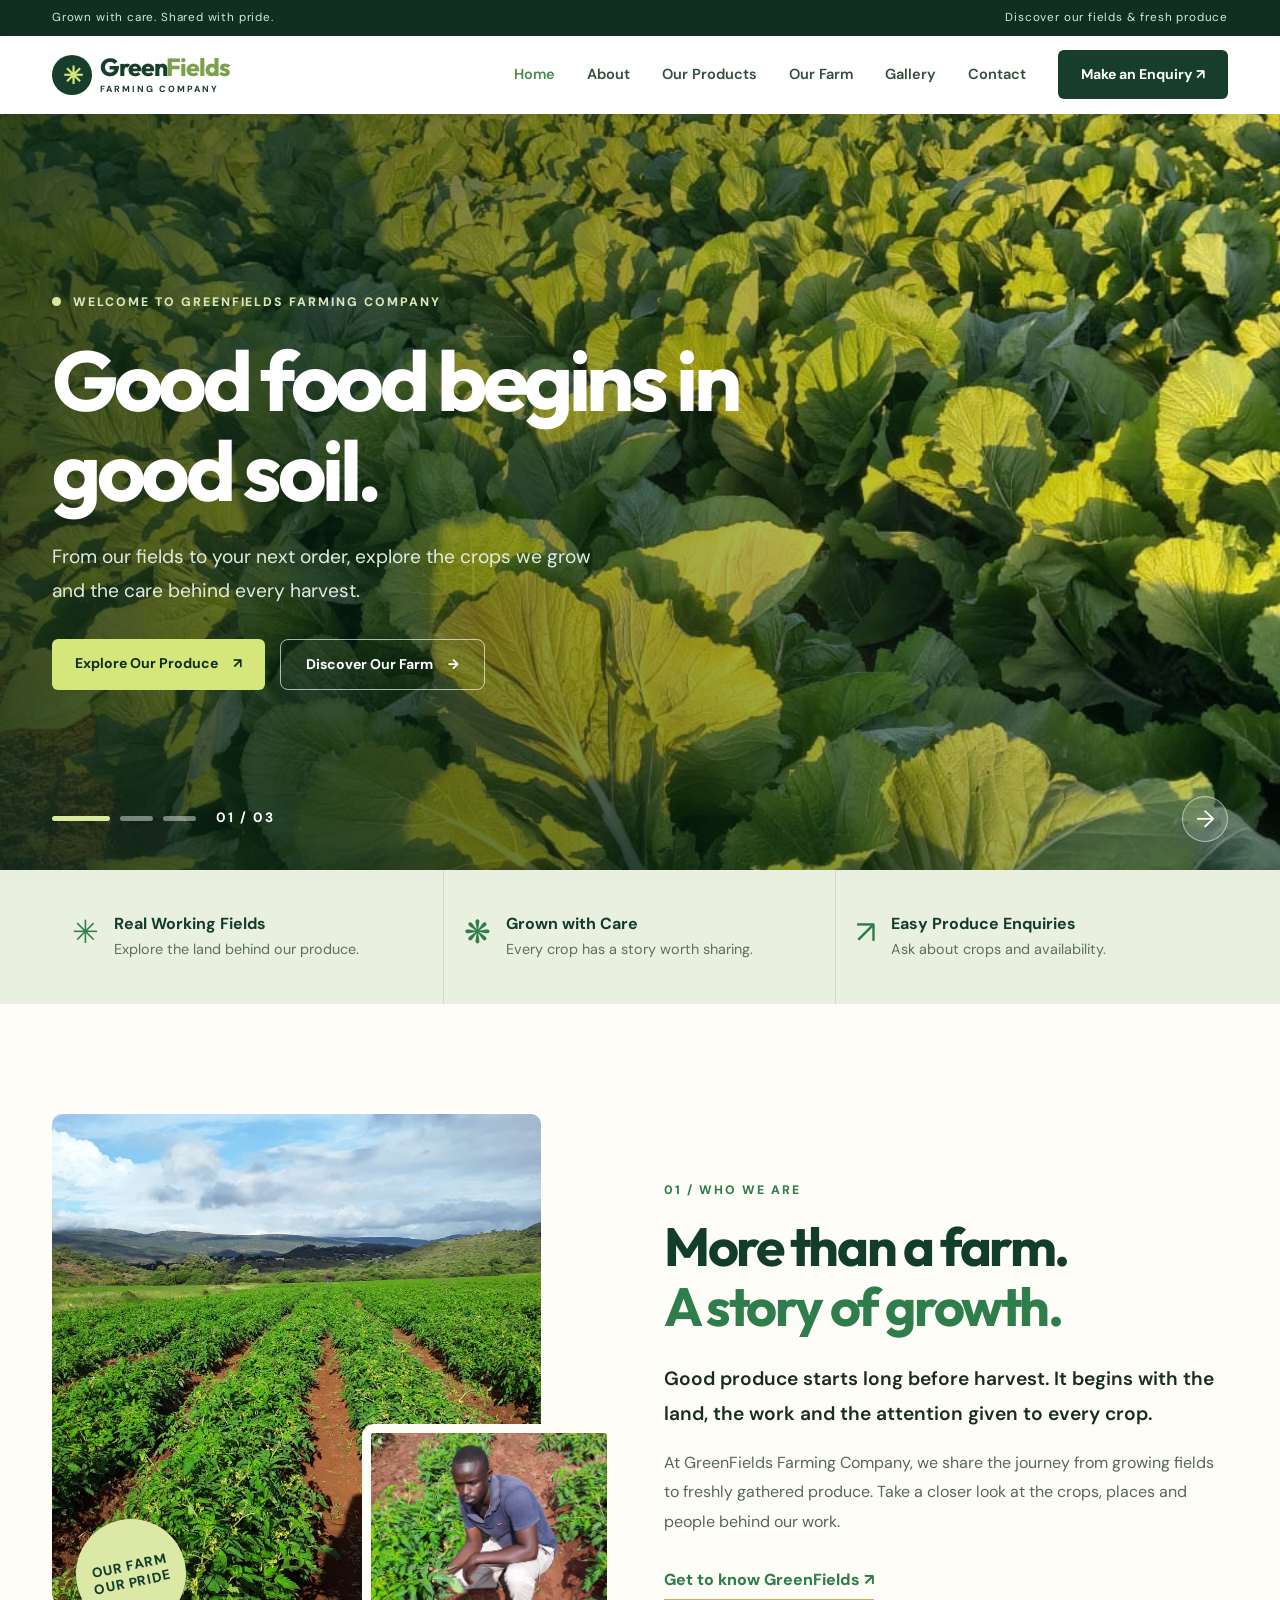
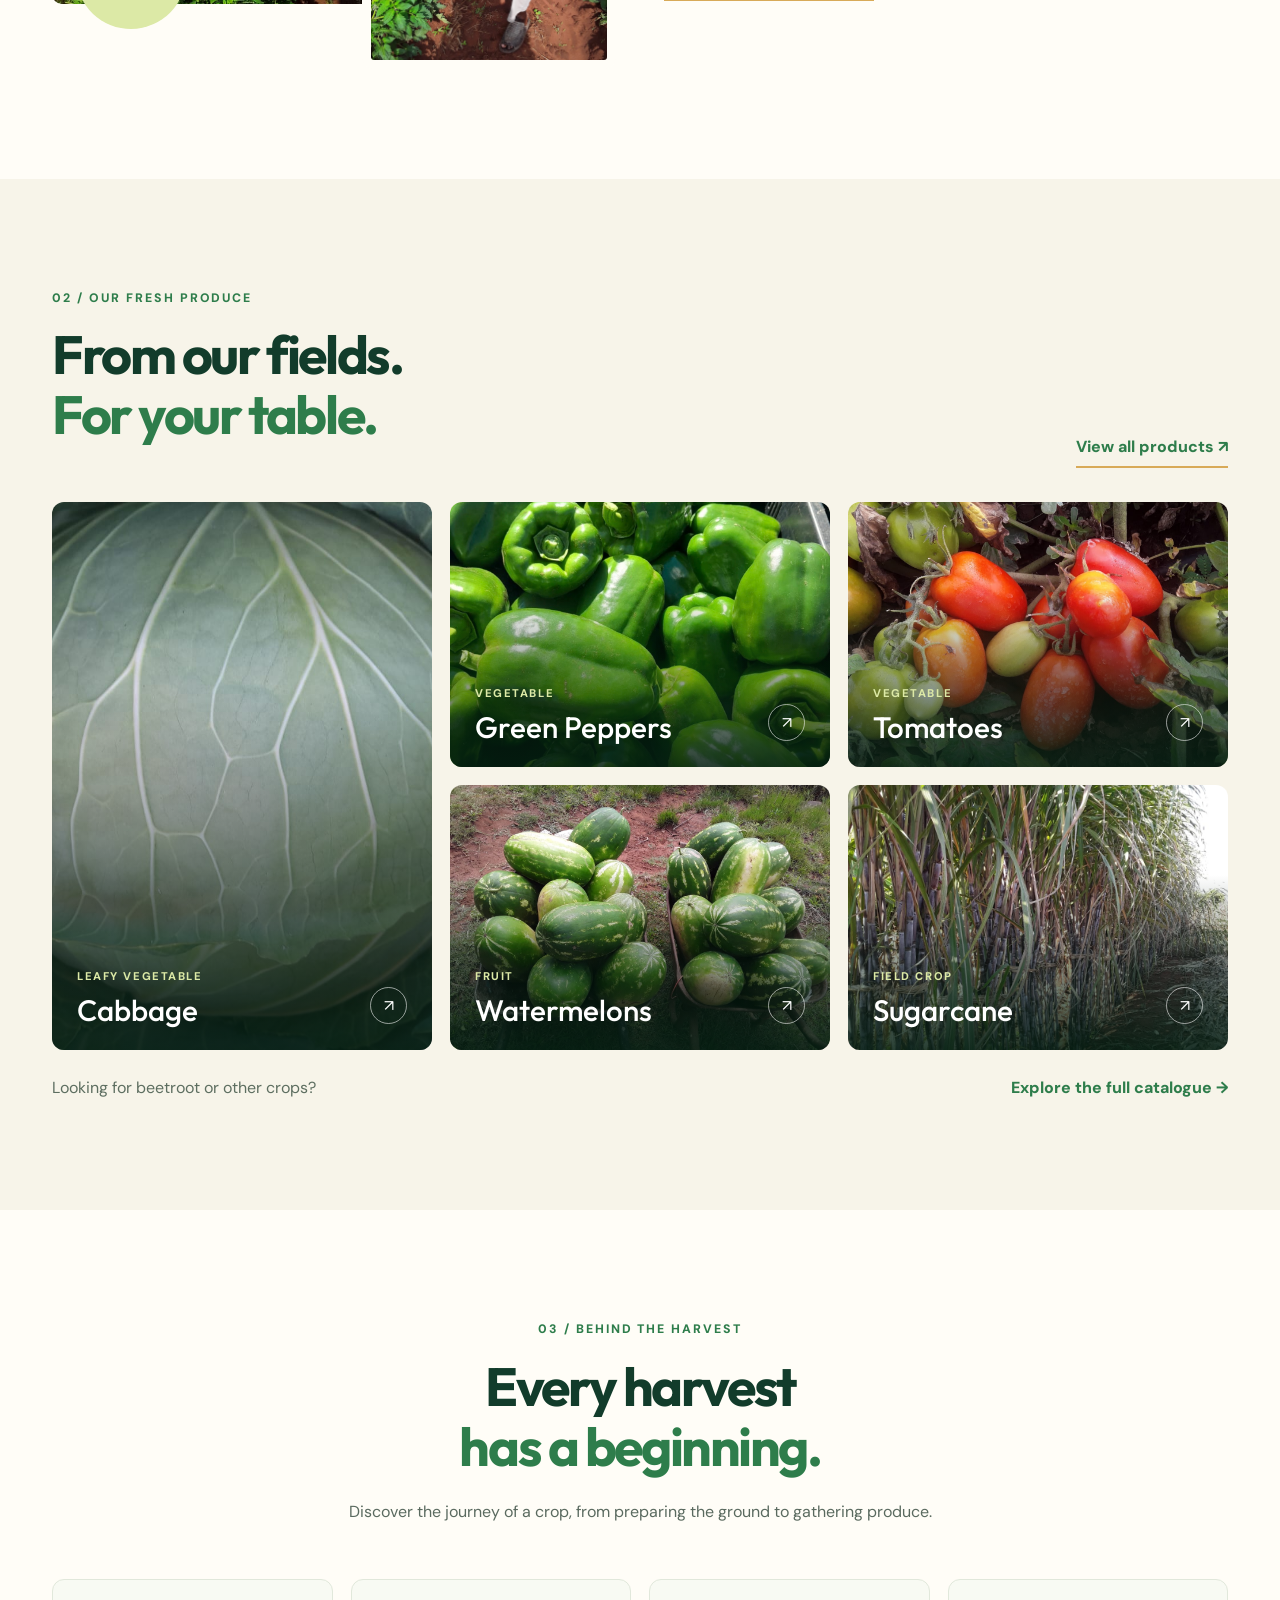
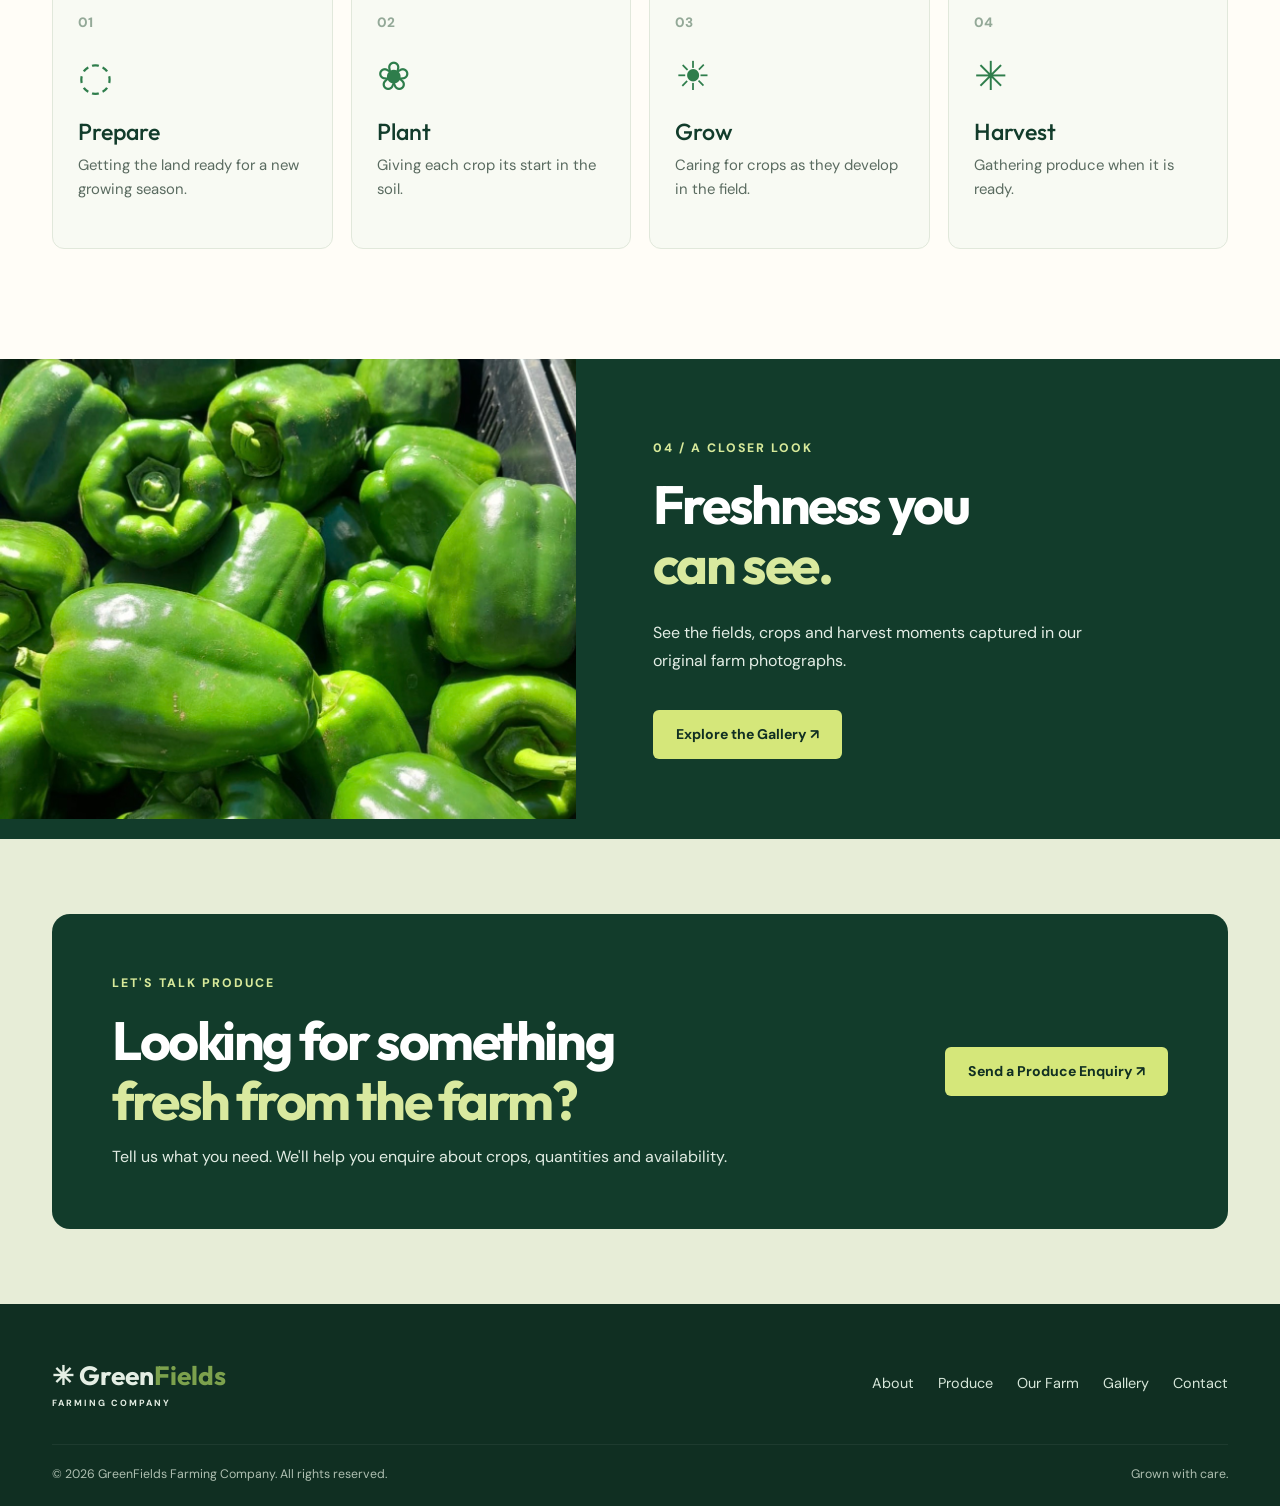
<file: index.html>
<!doctype html>

<html lang="en">
  <head>
    <meta charset="utf-8" /><meta content="width=device-width, initial-scale=1" name="viewport" />
    <meta content="#123c2b" name="theme-color" /><meta
      content="Explore GreenFields Farming Company's fresh cabbage, green peppers, tomatoes, watermelons, sugarcane and more. See our farm and enquire about produce."
      name="description" />
    <title>GreenFields Farming Company | Fresh from Our Fields</title>
    <link href="https://fonts.googleapis.com" rel="preconnect" /><link
      crossorigin=""
      href="https://fonts.gstatic.com"
      rel="preconnect" />
    <link
      href="https://fonts.googleapis.com/css2?family=DM+Sans:wght@400;500;600;700&amp;family=Outfit:wght@400;500;600;700;800&amp;display=swap"
      rel="stylesheet" />
    <link
      href="https://cdn.jsdelivr.net/npm/bootstrap@5.3.3/dist/css/bootstrap.min.css"
      rel="stylesheet" />
    <link href="assets/css/styles.css" rel="stylesheet" /><link
      href="assets/css/home-premium.css"
      rel="stylesheet" />
    <link href="favicon.svg" rel="icon" type="image/svg+xml"
  /></head>
  <body class="home-premium">
    <a class="skip-link" href="#main">Skip to content</a>
    <div class="topbar"
      ><div class="container d-flex justify-content-between"
        ><span>Grown with care. Shared with pride.</span
        ><span class="d-none d-sm-inline">Discover our fields &amp; fresh produce</span></div
      ></div
    >
    <nav aria-label="Main navigation" class="navbar navbar-expand-lg sticky-top"
      ><div class="container">
        <a class="navbar-brand d-flex align-items-center gap-2" href="index.html"
          ><span aria-hidden="true" class="brand-icon">✳</span
          ><span
            >Green<span class="brand-accent">Fields</span><small>FARMING COMPANY</small></span
          ></a
        >
        <button
          aria-controls="mainNav"
          aria-expanded="false"
          aria-label="Toggle navigation"
          class="navbar-toggler"
          data-bs-target="#mainNav"
          data-bs-toggle="collapse"
          type="button"
          ><span class="navbar-toggler-icon"></span
        ></button>
        <div class="collapse navbar-collapse" id="mainNav"
          ><ul class="navbar-nav ms-auto align-items-lg-center gap-lg-3"
            ><li class="nav-item"
              ><a aria-current="page" class="nav-link active" href="index.html">Home</a></li
            ><li class="nav-item"><a class="nav-link" href="about.html">About</a></li
            ><li class="nav-item"><a class="nav-link" href="products.html">Our Products</a></li
            ><li class="nav-item"><a class="nav-link" href="farm.html">Our Farm</a></li
            ><li class="nav-item"><a class="nav-link" href="gallery.html">Gallery</a></li
            ><li class="nav-item"><a class="nav-link" href="contact.html">Contact</a></li></ul
          ><a class="btn btn-green ms-lg-4 mt-3 mt-lg-0" href="enquiries.html"
            >Make an Enquiry ↗</a
          ></div
        >
      </div></nav
    >
    <main id="main">
      <section
        aria-label="GreenFields farm highlights"
        aria-roledescription="carousel"
        class="premium-hero"
        ><div class="hero-slides">
          <div class="premium-slide is-active" data-slide="0"
            ><img
              alt="Original cabbage field photograph"
              fetchpriority="high"
              src="assets/images/farm-photo-50.jpg"
          /></div>
          <div aria-hidden="true" class="premium-slide" data-slide="1"
            ><img alt="Original farm rows photograph" src="assets/images/farm-rows.jpg"
          /></div>
          <div aria-hidden="true" class="premium-slide" data-slide="2"
            ><img alt="Original farming activity photograph" src="assets/images/peppers.jpg"
          /></div> </div
        ><div class="hero-gradient"></div
        ><div class="container premium-hero-inner"
          ><div class="hero-copy"
            ><p class="hero-kicker"
              ><span class="kicker-dot"></span> WELCOME TO GREENFIELDS FARMING COMPANY</p
            ><h1>Good food begins in good soil.</h1
            ><p
              >From our fields to your next order, explore the crops we grow and the care behind
              every harvest.</p
            ><div class="hero-actions"
              ><a class="btn btn-lime" href="products.html"
                >Explore Our Produce <span aria-hidden="true">↗</span></a
              ><a class="btn btn-hero-ghost" href="farm.html"
                >Discover Our Farm <span aria-hidden="true">→</span></a
              ></div
            ></div
          ></div
        >
        <div class="hero-controls container"
          ><div aria-label="Choose a hero image" class="slide-buttons" role="group"
            ><button
              aria-label="Show cabbage field"
              aria-pressed="true"
              class="slide-dot is-active"
              data-go="0"
              type="button"
            ></button
            ><button
              aria-label="Show farm rows"
              aria-pressed="false"
              class="slide-dot"
              data-go="1"
              type="button"
            ></button
            ><button
              aria-label="Show farming activity"
              aria-pressed="false"
              class="slide-dot"
              data-go="2"
              type="button"
            ></button></div
          ><span aria-live="polite" class="slide-count">01 / 03</span
          ><button aria-label="Next photograph" class="hero-next" type="button">→</button></div
        >
      </section>
      <section aria-label="Our approach" class="value-band"
        ><div class="container"
          ><div class="row g-0"
            ><div class="col-md-4 value-item"
              ><span aria-hidden="true" class="value-symbol">✳</span
              ><div
                ><strong>Real Working Fields</strong
                ><p>Explore the land behind our produce.</p></div
              ></div
            ><div class="col-md-4 value-item"
              ><span aria-hidden="true" class="value-symbol">❋</span
              ><div
                ><strong>Grown with Care</strong><p>Every crop has a story worth sharing.</p></div
              ></div
            ><div class="col-md-4 value-item"
              ><span aria-hidden="true" class="value-symbol">↗</span
              ><div
                ><strong>Easy Produce Enquiries</strong
                ><p>Ask about crops and availability.</p></div
              ></div
            ></div
          ></div
        ></section
      >
      <section class="premium-section story-section" id="about"
        ><div class="container"
          ><div class="row g-5 align-items-center"
            ><div class="col-lg-6"
              ><div class="story-photos"
                ><img
                  alt="Rows of crops growing in the field"
                  class="story-primary"
                  loading="lazy"
                  src="assets/images/farm-rows.jpg"
                /><img
                  alt="Farm work among growing crops"
                  class="story-secondary"
                  loading="lazy"
                  src="assets/images/farmer.jpg"
                /><span class="story-stamp">OUR FARM<br />OUR PRIDE</span></div
              ></div
            ><div class="col-lg-6"
              ><p class="premium-eyebrow">01 / WHO WE ARE</p
              ><h2>More than a farm.<br /><em>A story of growth.</em></h2
              ><p class="premium-lead"
                >Good produce starts long before harvest. It begins with the land, the work and the
                attention given to every crop.</p
              ><p
                >At GreenFields Farming Company, we share the journey from growing fields to freshly
                gathered produce. Take a closer look at the crops, places and people behind our
                work.</p
              ><a class="premium-text-link" href="about.html"
                >Get to know GreenFields <span aria-hidden="true">↗</span></a
              ></div
            ></div
          ></div
        ></section
      >
      <section class="premium-section premium-products" id="produce"
        ><div class="container"
          ><div class="section-intro"
            ><div
              ><p class="premium-eyebrow">02 / OUR FRESH PRODUCE</p
              ><h2>From our fields.<br /><em>For your table.</em></h2></div
            ><a class="premium-text-link" href="products.html"
              >View all products <span aria-hidden="true">↗</span></a
            ></div
          ><div class="premium-product-grid">
            <a class="premium-product featured" href="product-details.html?product=cabbage"
              ><img alt="Fresh cabbage" loading="lazy" src="assets/images/cabbage.jpg" /><div
                class="premium-product-overlay"
                ><span>LEAFY VEGETABLE</span><h3>Cabbage</h3
                ><span aria-hidden="true" class="product-arrow">↗</span></div
              ></a
            >
            <a class="premium-product" href="product-details.html?product=green-peppers"
              ><img alt="Fresh green peppers" loading="lazy" src="assets/images/peppers.jpg" /><div
                class="premium-product-overlay"
                ><span>VEGETABLE</span><h3>Green Peppers</h3
                ><span aria-hidden="true" class="product-arrow">↗</span></div
              ></a
            >
            <a class="premium-product" href="product-details.html?product=tomatoes"
              ><img
                alt="Tomatoes on the plant"
                loading="lazy"
                src="assets/images/tomatoes.jpg"
              /><div class="premium-product-overlay"
                ><span>VEGETABLE</span><h3>Tomatoes</h3
                ><span aria-hidden="true" class="product-arrow">↗</span></div
              ></a
            >
            <a class="premium-product" href="product-details.html?product=watermelons"
              ><img
                alt="Harvested watermelons"
                loading="lazy"
                src="assets/images/watermelons.jpg"
              /><div class="premium-product-overlay"
                ><span>FRUIT</span><h3>Watermelons</h3
                ><span aria-hidden="true" class="product-arrow">↗</span></div
              ></a
            >
            <a class="premium-product" href="product-details.html?product=sugarcane"
              ><img
                alt="Original farming activity photograph"
                loading="lazy"
                src="assets/images/sugarcane.jpg"
              /><div class="premium-product-overlay"
                ><span>FIELD CROP</span><h3>Sugarcane</h3
                ><span aria-hidden="true" class="product-arrow">↗</span></div
              ></a
            > </div
          ><div class="product-footnote"
            ><span>Looking for beetroot or other crops?</span
            ><a href="products.html">Explore the full catalogue →</a></div
          ></div
        ></section
      >
      <section class="premium-section process-section"
        ><div class="container"
          ><div class="process-heading"
            ><p class="premium-eyebrow">03 / BEHIND THE HARVEST</p
            ><h2>Every harvest<br /><em>has a beginning.</em></h2
            ><p
              >Discover the journey of a crop, from preparing the ground to gathering produce.</p
            ></div
          ><div class="process-grid"
            ><div class="process-step"
              ><span class="process-number">01</span
              ><span aria-hidden="true" class="process-icon">◌</span><h3>Prepare</h3
              ><p>Getting the land ready for a new growing season.</p></div
            ><div class="process-step"
              ><span class="process-number">02</span
              ><span aria-hidden="true" class="process-icon">❀</span><h3>Plant</h3
              ><p>Giving each crop its start in the soil.</p></div
            ><div class="process-step"
              ><span class="process-number">03</span
              ><span aria-hidden="true" class="process-icon">☀</span><h3>Grow</h3
              ><p>Caring for crops as they develop in the field.</p></div
            ><div class="process-step"
              ><span class="process-number">04</span
              ><span aria-hidden="true" class="process-icon">✳</span><h3>Harvest</h3
              ><p>Gathering produce when it is ready.</p></div
            ></div
          ></div
        ></section
      >
      <section class="harvest-feature"
        ><div class="harvest-feature-image"
          ><img
            alt="Green peppers growing on the farm"
            loading="lazy"
            src="assets/images/peppers.jpg" /></div
        ><div class="harvest-feature-copy"
          ><p class="premium-eyebrow light">04 / A CLOSER LOOK</p
          ><h2>Freshness you<br /><em>can see.</em></h2
          ><p
            >See the fields, crops and harvest moments captured in our original farm photographs.</p
          ><a class="btn btn-lime" href="gallery.html">Explore the Gallery ↗</a></div
        ></section
      >
      <section class="premium-cta"
        ><div class="container"
          ><div class="cta-inner"
            ><div
              ><p class="premium-eyebrow light">LET'S TALK PRODUCE</p
              ><h2>Looking for something<br /><em>fresh from the farm?</em></h2
              ><p
                >Tell us what you need. We'll help you enquire about crops, quantities and
                availability.</p
              ></div
            ><a class="btn btn-lime" href="enquiries.html">Send a Produce Enquiry ↗</a></div
          ></div
        ></section
      >
    </main>
    <footer
      ><div class="container"
        ><div
          class="d-flex flex-column flex-md-row justify-content-between gap-3 align-items-md-center"
          ><div class="footer-brand">✳ Green<span>Fields</span><small>FARMING COMPANY</small></div
          ><div class="footer-links"
            ><a href="about.html">About</a><a href="products.html">Produce</a
            ><a href="farm.html">Our Farm</a><a href="gallery.html">Gallery</a
            ><a href="contact.html">Contact</a></div
          ></div
        ><hr /><div
          class="d-flex flex-column flex-md-row justify-content-between gap-2 footer-bottom"
          ><span>© <span id="year"></span> GreenFields Farming Company. All rights reserved.</span
          ><span>Grown with care.</span></div
        ></div
      ></footer
    >
    <script src="https://cdn.jsdelivr.net/npm/bootstrap@5.3.3/dist/js/bootstrap.bundle.min.js"></script
    ><script src="assets/js/main.js"></script
    ><script src="assets/js/home-premium.js"></script> </body
></html>
</file>
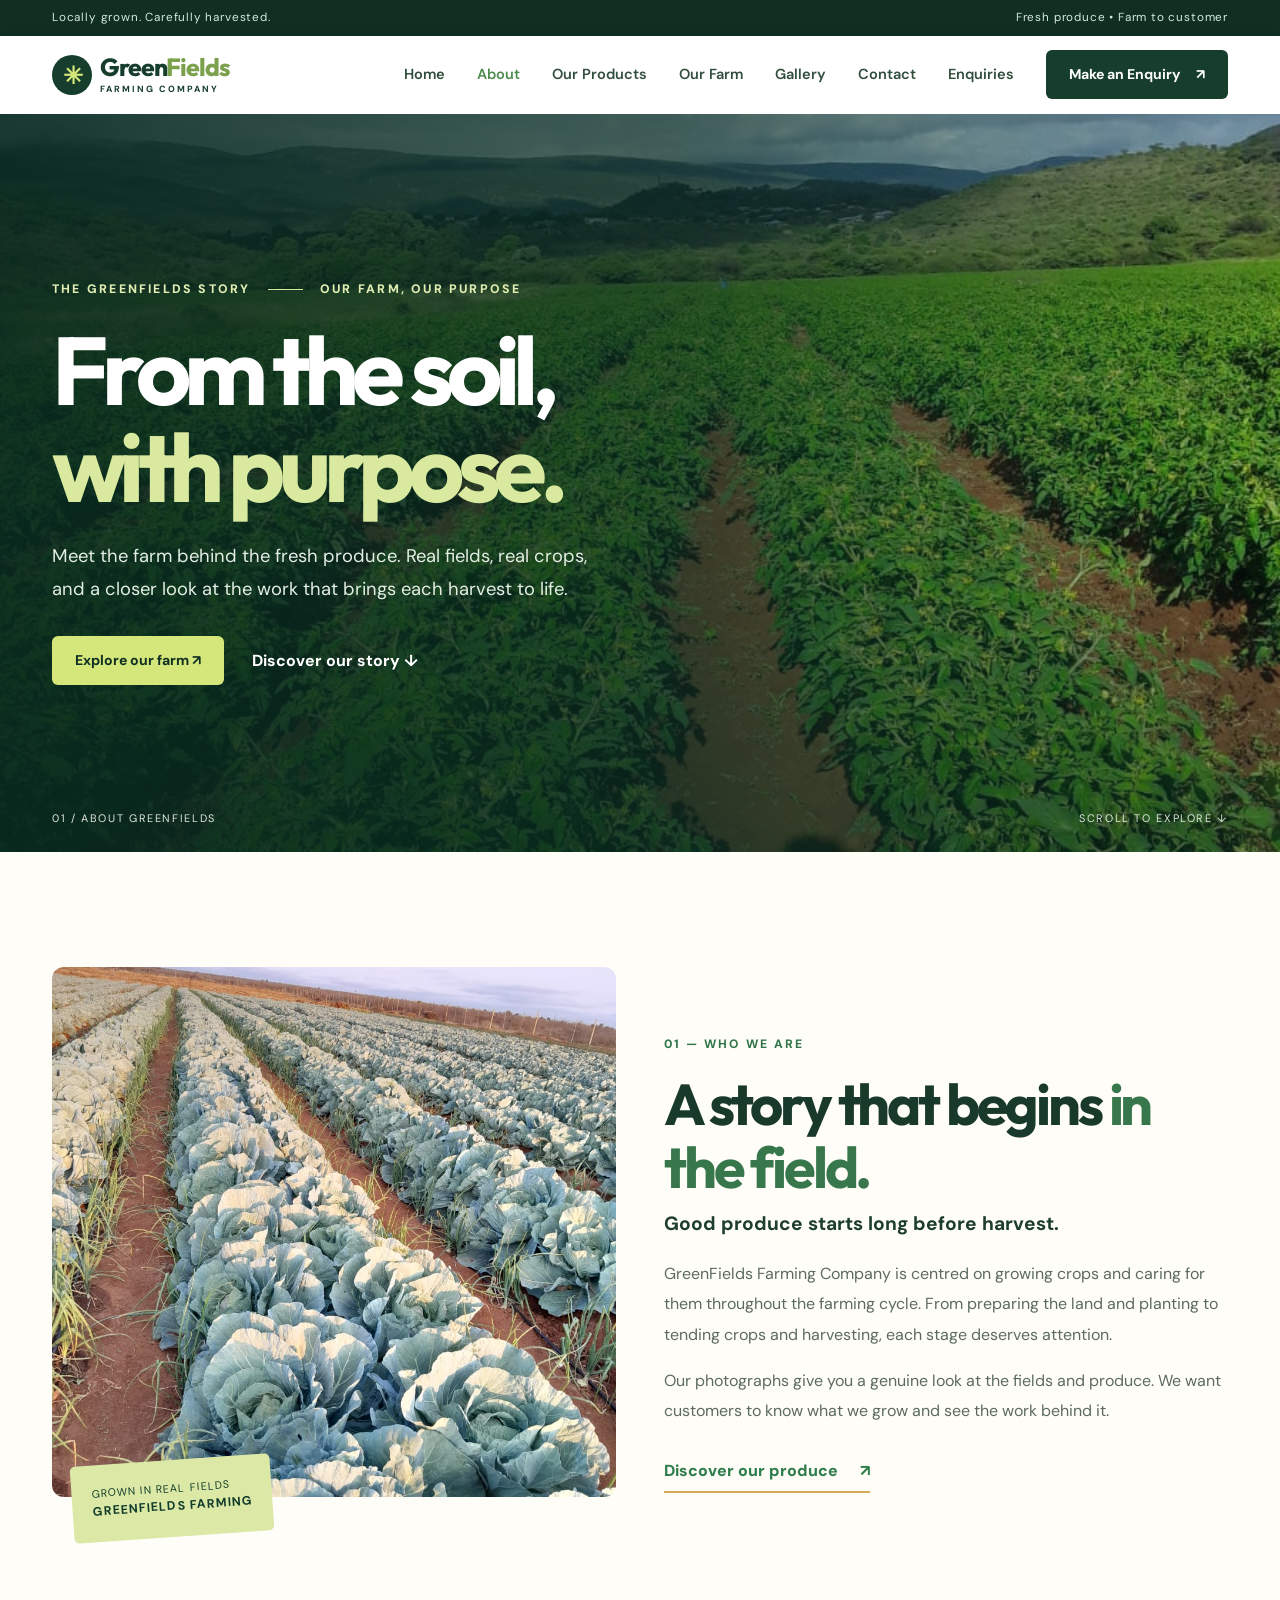
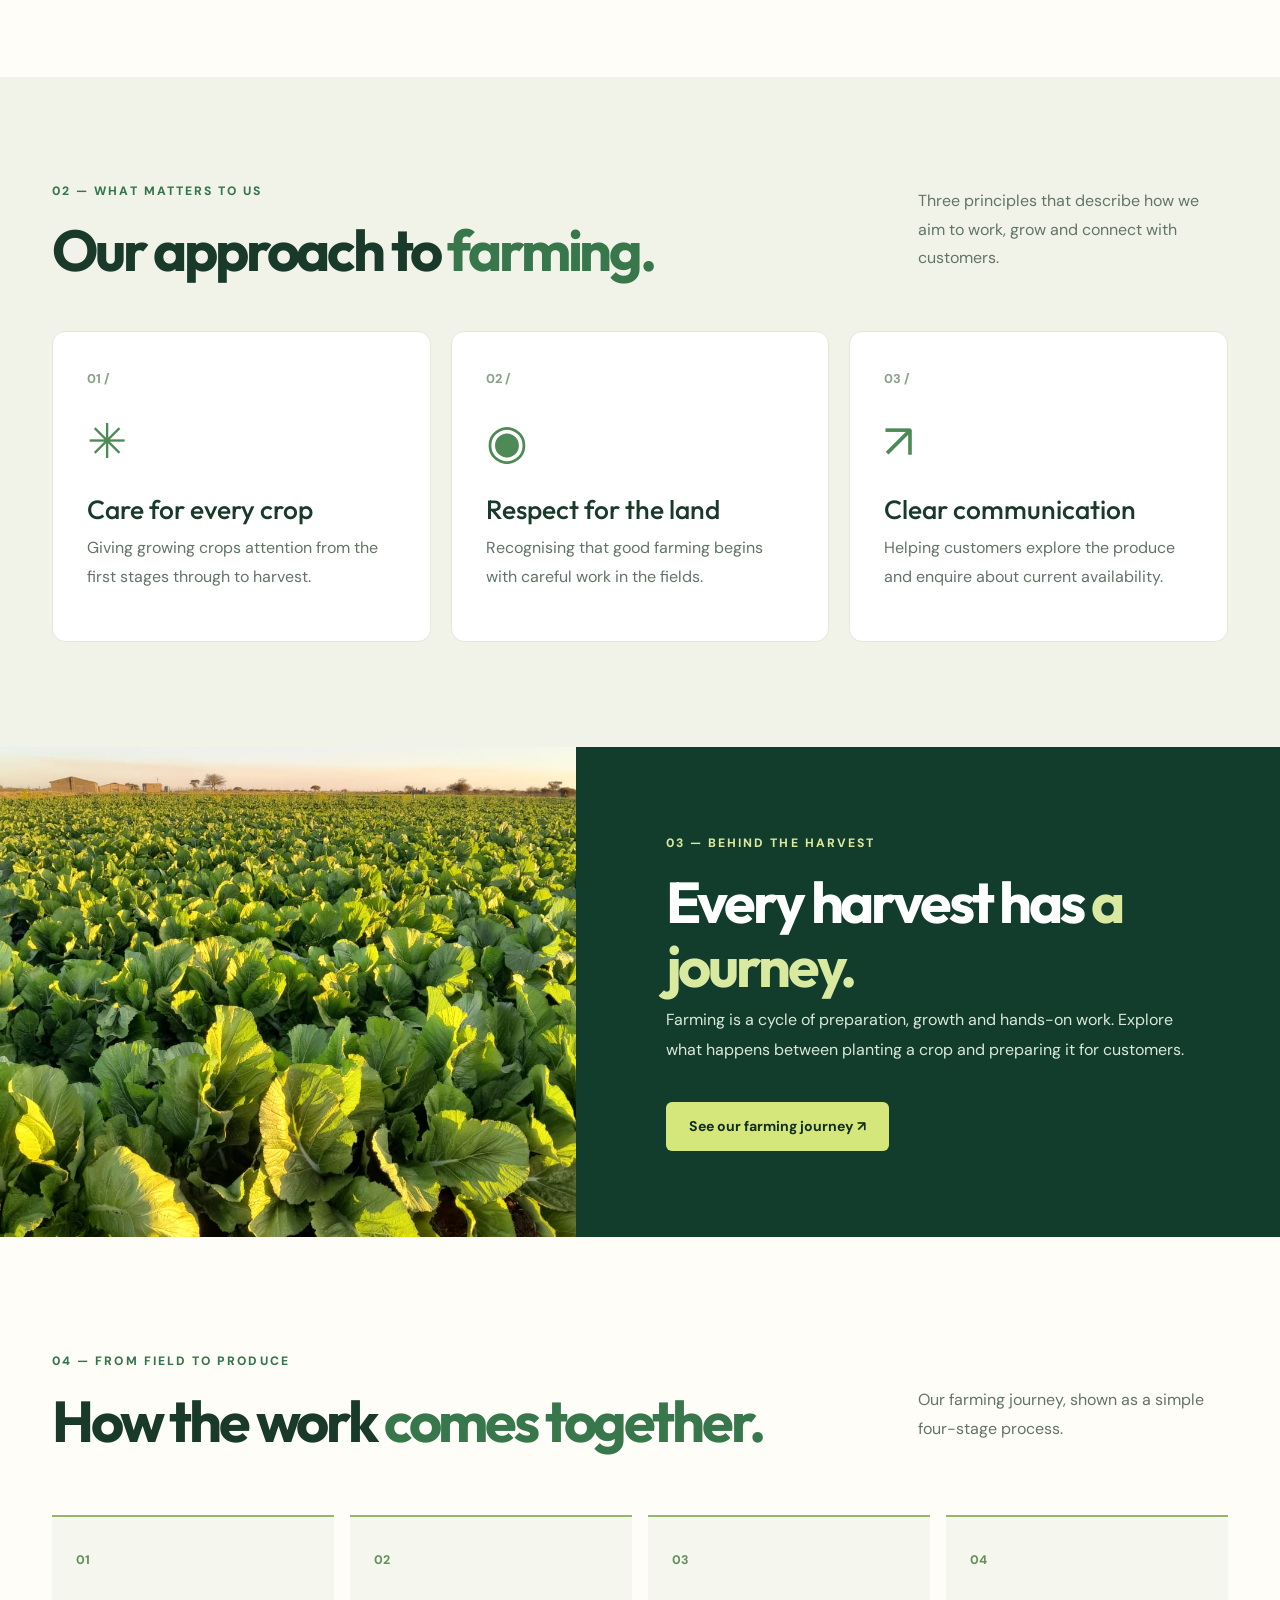
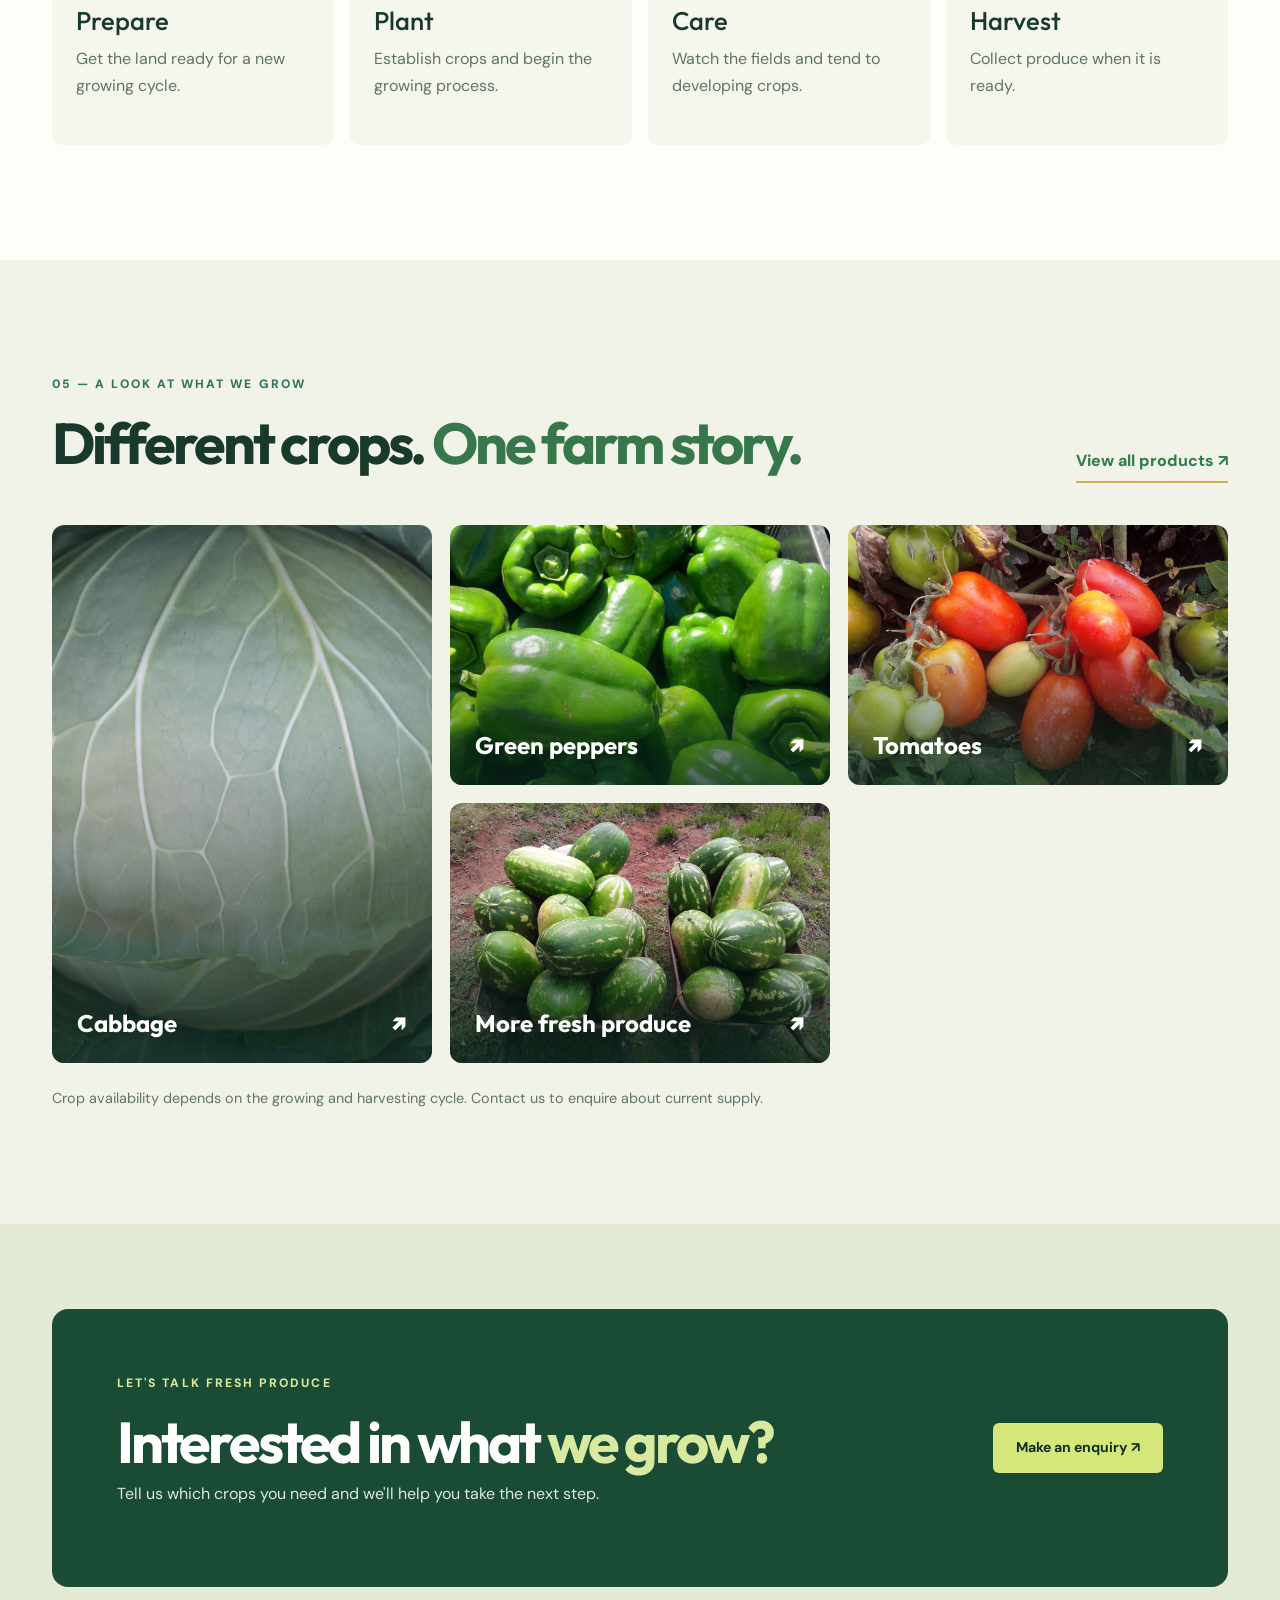
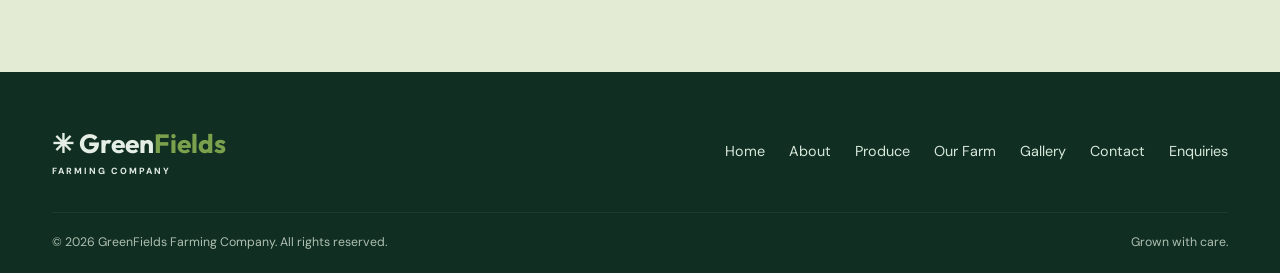
<file: about.html>
<!doctype html>

<html lang="en"
  ><head
    ><meta charset="utf-8" /><meta
      content="width=device-width, initial-scale=1"
      name="viewport" /><meta content="#173e2c" name="theme-color" /><meta
      content="Get to know GreenFields Farming Company, our fields, crops and approach to farming."
      name="description" /><title>About Us | GreenFields Farming Company</title
    ><link href="https://fonts.googleapis.com" rel="preconnect" /><link
      crossorigin=""
      href="https://fonts.gstatic.com"
      rel="preconnect" /><link
      href="https://fonts.googleapis.com/css2?family=DM+Sans:wght@400;500;600;700&amp;family=Outfit:wght@400;500;600;700;800&amp;display=swap"
      rel="stylesheet" /><link
      href="https://cdn.jsdelivr.net/npm/bootstrap@5.3.3/dist/css/bootstrap.min.css"
      rel="stylesheet" /><link href="assets/css/styles.css" rel="stylesheet" /><link
      href="assets/css/about-premium.css"
      rel="stylesheet" /><link href="favicon.svg" rel="icon" type="image/svg+xml"
  /></head>
  <body class="about-premium"
    ><a class="skip-link" href="#main">Skip to content</a>
    <div class="topbar"
      ><div class="container d-flex justify-content-between align-items-center"
        ><span>Locally grown. Carefully harvested.</span
        ><span class="d-none d-sm-inline">Fresh produce • Farm to customer</span></div
      ></div
    >
    <nav aria-label="Main navigation" class="navbar navbar-expand-lg sticky-top"
      ><div class="container"
        ><a class="navbar-brand d-flex align-items-center gap-2" href="index.html"
          ><span aria-hidden="true" class="brand-icon">✳</span
          ><span
            >Green<span class="brand-accent">Fields</span><small>FARMING COMPANY</small></span
          ></a
        ><button
          aria-controls="mainNav"
          aria-expanded="false"
          aria-label="Toggle navigation"
          class="navbar-toggler"
          data-bs-target="#mainNav"
          data-bs-toggle="collapse"
          type="button"
          ><span class="navbar-toggler-icon"></span></button
        ><div class="collapse navbar-collapse" id="mainNav"
          ><ul class="navbar-nav ms-auto align-items-lg-center gap-lg-3"
            ><li class="nav-item"><a class="nav-link" href="index.html">Home</a></li
            ><li class="nav-item"
              ><a aria-current="page" class="nav-link active" href="about.html">About</a></li
            ><li class="nav-item"><a class="nav-link" href="products.html">Our Products</a></li
            ><li class="nav-item"><a class="nav-link" href="farm.html">Our Farm</a></li
            ><li class="nav-item"><a class="nav-link" href="gallery.html">Gallery</a></li
            ><li class="nav-item"><a class="nav-link" href="contact.html">Contact</a></li
            ><li class="nav-item"><a class="nav-link" href="enquiries.html">Enquiries</a></li></ul
          ><a class="btn btn-green ms-lg-4 mt-3 mt-lg-0" href="contact.html#enquiry"
            >Make an Enquiry <span aria-hidden="true">↗</span></a
          ></div
        ></div
      ></nav
    >
    <main id="main">
      <section class="ap-hero"
        ><img
          alt="Real rows of crops on the GreenFields farm"
          fetchpriority="high"
          src="assets/images/farm-rows.jpg"
        /><div class="ap-hero-overlay"></div
        ><div class="container ap-hero-content"
          ><p class="ap-kicker"
            >THE GREENFIELDS STORY <span class="ap-line"></span> OUR FARM, OUR PURPOSE</p
          ><h1>From the soil,<br /><em>with purpose.</em></h1
          ><p
            >Meet the farm behind the fresh produce. Real fields, real crops, and a closer look at
            the work that brings each harvest to life.</p
          ><div class="ap-actions"
            ><a class="btn btn-lime" href="farm.html">Explore our farm ↗</a
            ><a class="ap-ghost" href="#our-story">Discover our story ↓</a></div
          ></div
        ><div class="ap-hero-bottom"
          ><div class="container"
            ><span>01 / ABOUT GREENFIELDS</span><span>SCROLL TO EXPLORE ↓</span></div
          ></div
        ></section
      >
      <section class="ap-intro" id="our-story"
        ><div class="container"
          ><div class="row align-items-center g-5"
            ><div class="col-lg-6"
              ><div class="ap-photo-stack"
                ><img
                  alt="Healthy cabbage crops growing in a field"
                  class="ap-photo-main"
                  loading="lazy"
                  src="assets/images/hero-cabbage.jpg"
                /><div class="ap-photo-note"
                  >GROWN IN REAL FIELDS<br /><strong>GREENFIELDS FARMING</strong></div
                ></div
              ></div
            ><div class="col-lg-6"
              ><p class="ap-label">01 — WHO WE ARE</p
              ><h2>A story that begins <em>in the field.</em></h2
              ><p class="ap-lead">Good produce starts long before harvest.</p
              ><p
                >GreenFields Farming Company is centred on growing crops and caring for them
                throughout the farming cycle. From preparing the land and planting to tending crops
                and harvesting, each stage deserves attention.</p
              ><p
                >Our photographs give you a genuine look at the fields and produce. We want
                customers to know what we grow and see the work behind it.</p
              ><a class="ap-link" href="products.html">Discover our produce <span>↗</span></a></div
            ></div
          ></div
        ></section
      >
      <section class="ap-values"
        ><div class="container"
          ><div class="ap-section-head"
            ><div
              ><p class="ap-label">02 — WHAT MATTERS TO US</p
              ><h2>Our approach to <em>farming.</em></h2></div
            ><p
              >Three principles that describe how we aim to work, grow and connect with
              customers.</p
            ></div
          ><div class="ap-value-grid"
            ><article class="ap-value"
              ><span>01 /</span><div aria-hidden="true" class="ap-value-icon">✳</div
              ><h3>Care for every crop</h3
              ><p
                >Giving growing crops attention from the first stages through to harvest.</p
              ></article
            ><article class="ap-value"
              ><span>02 /</span><div aria-hidden="true" class="ap-value-icon">◉</div
              ><h3>Respect for the land</h3
              ><p>Recognising that good farming begins with careful work in the fields.</p></article
            ><article class="ap-value"
              ><span>03 /</span><div aria-hidden="true" class="ap-value-icon">↗</div
              ><h3>Clear communication</h3
              ><p
                >Helping customers explore the produce and enquire about current availability.</p
              ></article
            ></div
          ></div
        ></section
      >
      <section class="ap-feature"
        ><div class="ap-feature-photo"
          ><img
            alt="Leafy green crops growing on the farm"
            loading="lazy"
            src="assets/images/gallery/farm-photo-02.jpg" /></div
        ><div class="ap-feature-copy"
          ><p class="ap-label">03 — BEHIND THE HARVEST</p
          ><h2>Every harvest has <em>a journey.</em></h2
          ><p
            >Farming is a cycle of preparation, growth and hands-on work. Explore what happens
            between planting a crop and preparing it for customers.</p
          ><a class="btn btn-lime" href="farm.html">See our farming journey ↗</a></div
        ></section
      >
      <section class="ap-process"
        ><div class="container"
          ><div class="ap-process-top"
            ><div
              ><p class="ap-label">04 — FROM FIELD TO PRODUCE</p
              ><h2>How the work <em>comes together.</em></h2></div
            ><p>Our farming journey, shown as a simple four-stage process.</p></div
          ><div class="ap-steps"
            ><article
              ><span>01</span><h3>Prepare</h3
              ><p>Get the land ready for a new growing cycle.</p></article
            ><article
              ><span>02</span><h3>Plant</h3
              ><p>Establish crops and begin the growing process.</p></article
            ><article
              ><span>03</span><h3>Care</h3
              ><p>Watch the fields and tend to developing crops.</p></article
            ><article
              ><span>04</span><h3>Harvest</h3><p>Collect produce when it is ready.</p></article
            ></div
          ></div
        ></section
      >
      <section class="ap-crops"
        ><div class="container"
          ><div class="ap-section-head"
            ><div
              ><p class="ap-label">05 — A LOOK AT WHAT WE GROW</p
              ><h2>Different crops. <em>One farm story.</em></h2></div
            ><a class="ap-link" href="products.html">View all products ↗</a></div
          ><div class="ap-crop-grid"
            ><a class="ap-crop ap-crop-large" href="product-details.html?product=cabbage"
              ><img alt="Cabbage crop" loading="lazy" src="assets/images/cabbage.jpg" /><span
                >Cabbage <b>↗</b></span
              ></a
            ><a class="ap-crop" href="product-details.html?product=green-peppers"
              ><img alt="Green peppers" loading="lazy" src="assets/images/peppers.jpg" /><span
                >Green peppers <b>↗</b></span
              ></a
            ><a class="ap-crop" href="product-details.html?product=tomatoes"
              ><img alt="Tomatoes" loading="lazy" src="assets/images/tomatoes.jpg" /><span
                >Tomatoes <b>↗</b></span
              ></a
            ><a class="ap-crop" href="products.html"
              ><img alt="Watermelons" loading="lazy" src="assets/images/watermelons.jpg" /><span
                >More fresh produce <b>↗</b></span
              ></a
            ></div
          ><p class="ap-disclaimer"
            >Crop availability depends on the growing and harvesting cycle. Contact us to enquire
            about current supply.</p
          ></div
        ></section
      >
      <section class="ap-cta"
        ><div class="container"
          ><div class="ap-cta-inner"
            ><div
              ><p class="ap-label">LET'S TALK FRESH PRODUCE</p
              ><h2>Interested in what <em>we grow?</em></h2
              ><p>Tell us which crops you need and we'll help you take the next step.</p></div
            ><a class="btn btn-lime" href="enquiries.html">Make an enquiry ↗</a></div
          ></div
        ></section
      > </main
    ><footer
      ><div class="container"
        ><div
          class="d-flex flex-column flex-md-row justify-content-between gap-3 align-items-md-center"
          ><div class="footer-brand">✳ Green<span>Fields</span><small>FARMING COMPANY</small></div
          ><div class="footer-links"
            ><a href="index.html">Home</a><a href="about.html">About</a
            ><a href="products.html">Produce</a><a href="farm.html">Our Farm</a
            ><a href="gallery.html">Gallery</a><a href="contact.html">Contact</a
            ><a href="enquiries.html">Enquiries</a></div
          ></div
        ><hr /><div
          class="d-flex flex-column flex-md-row justify-content-between gap-2 footer-bottom"
          ><span>© <span id="year"></span> GreenFields Farming Company. All rights reserved.</span
          ><span>Grown with care.</span></div
        ></div
      ></footer
    ><script src="https://cdn.jsdelivr.net/npm/bootstrap@5.3.3/dist/js/bootstrap.bundle.min.js"></script
    ><script src="assets/js/main.js"></script></body
></html>
</file>
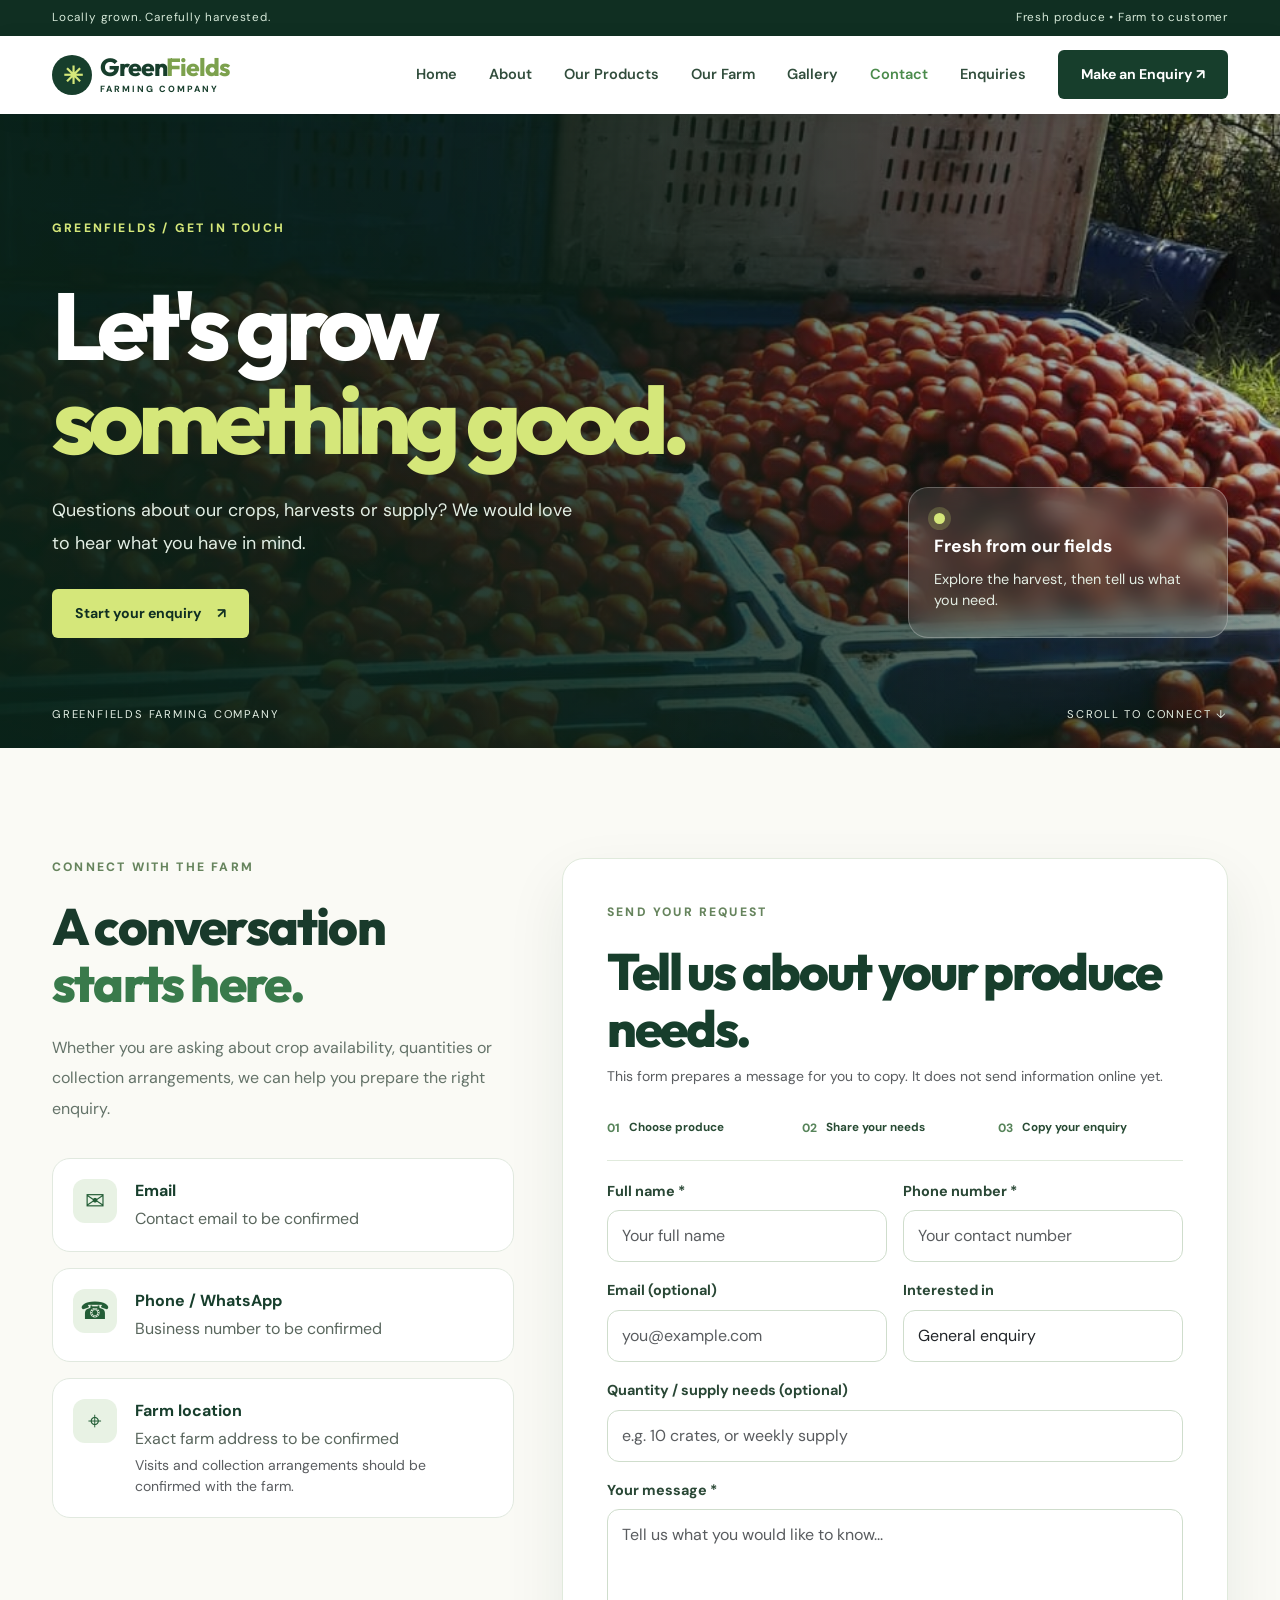
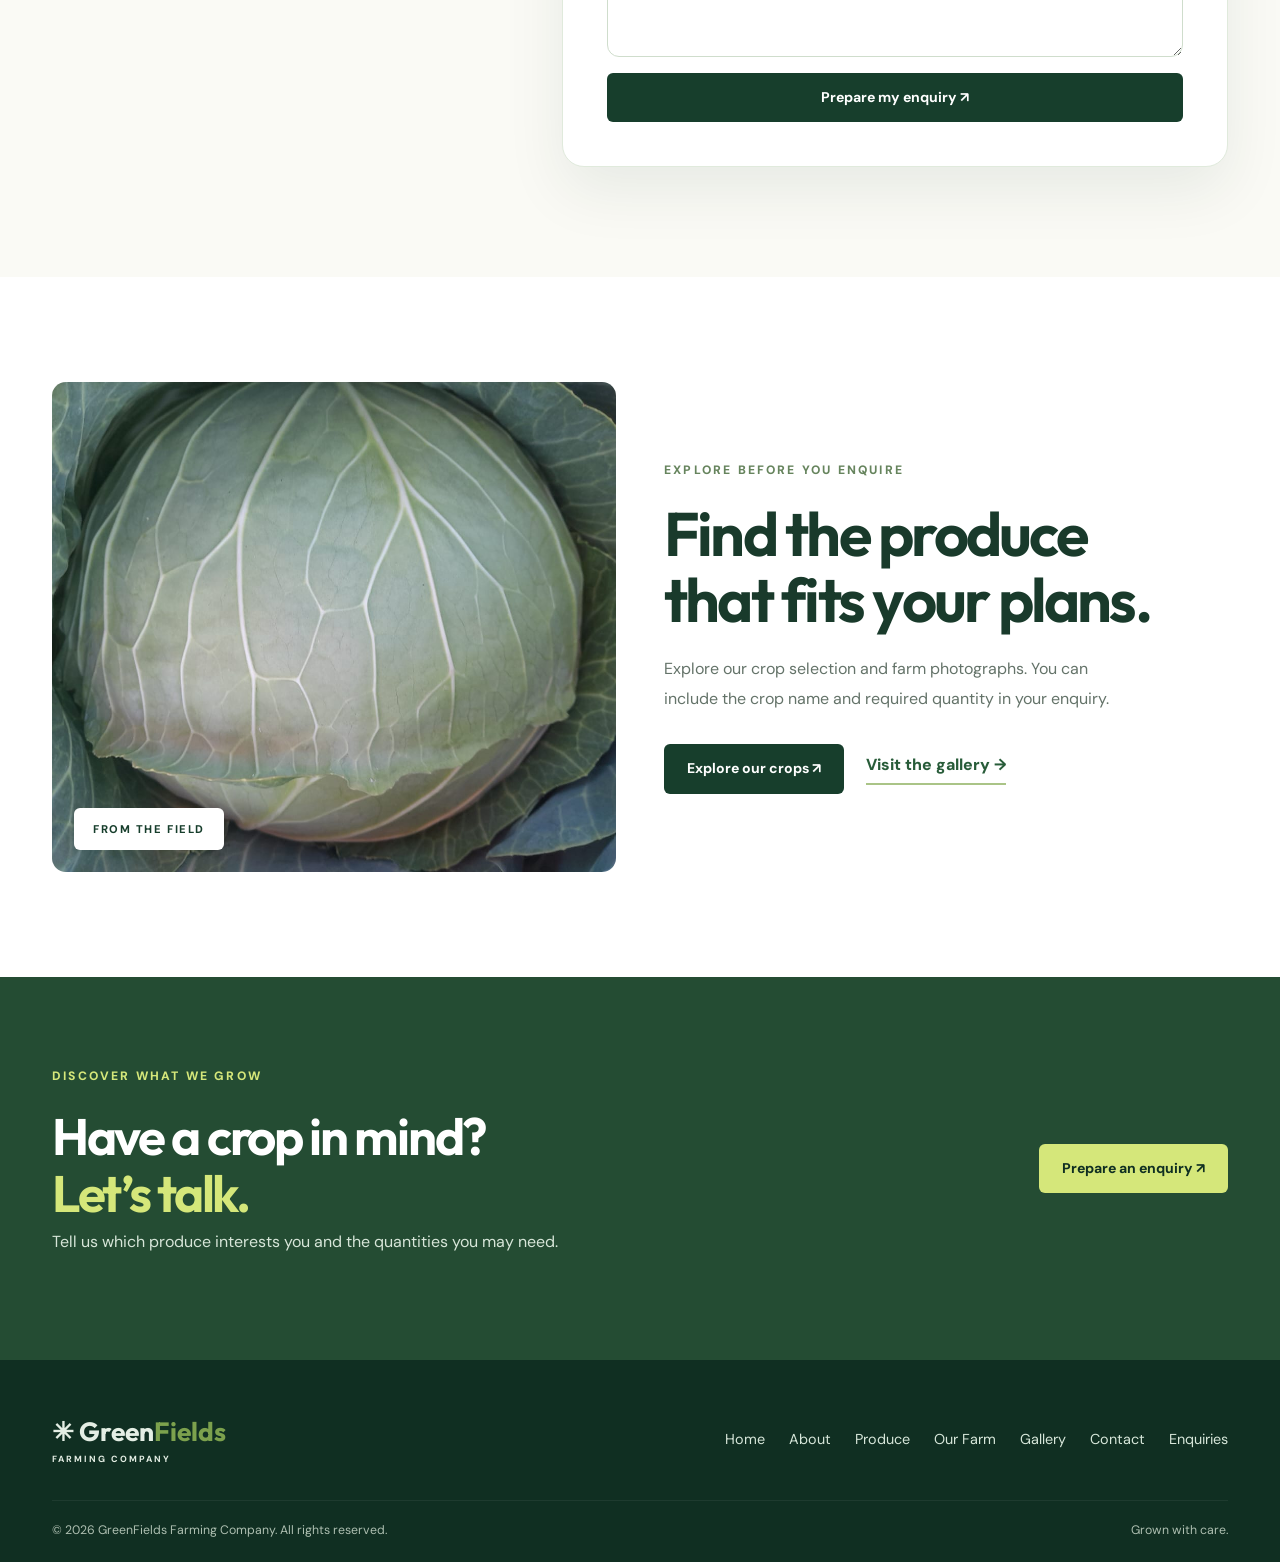
<file: contact.html>
<!doctype html>

<html lang="en"
  ><head
    ><meta charset="utf-8" /><meta
      content="width=device-width,initial-scale=1"
      name="viewport" /><meta content="#173e2c" name="theme-color" /><meta
      content="Contact GreenFields Farming Company about fresh farm produce and availability."
      name="description" /><title>Contact Us | GreenFields Farming Company</title
    ><link href="https://fonts.googleapis.com" rel="preconnect" /><link
      crossorigin=""
      href="https://fonts.gstatic.com"
      rel="preconnect" /><link
      href="https://fonts.googleapis.com/css2?family=DM+Sans:wght@400;500;600;700&amp;family=Outfit:wght@400;500;600;700;800&amp;display=swap"
      rel="stylesheet" /><link
      href="https://cdn.jsdelivr.net/npm/bootstrap@5.3.3/dist/css/bootstrap.min.css"
      rel="stylesheet" /><link href="assets/css/styles.css" rel="stylesheet" /><link
      href="assets/css/contact-premium.css"
      rel="stylesheet" /><link href="favicon.svg" rel="icon" type="image/svg+xml" /></head
  ><body
    ><a class="skip-link" href="#main">Skip to content</a
    ><div class="topbar"
      ><div class="container d-flex justify-content-between align-items-center"
        ><span>Locally grown. Carefully harvested.</span
        ><span class="d-none d-sm-inline">Fresh produce • Farm to customer</span></div
      ></div
    ><nav aria-label="Main navigation" class="navbar navbar-expand-lg sticky-top"
      ><div class="container"
        ><a class="navbar-brand d-flex align-items-center gap-2" href="index.html"
          ><span aria-hidden="true" class="brand-icon">✳</span
          ><span
            >Green<span class="brand-accent">Fields</span><small>FARMING COMPANY</small></span
          ></a
        ><button
          aria-controls="mainNav"
          aria-expanded="false"
          aria-label="Toggle navigation"
          class="navbar-toggler"
          data-bs-target="#mainNav"
          data-bs-toggle="collapse"
          type="button"
          ><span class="navbar-toggler-icon"></span></button
        ><div class="collapse navbar-collapse" id="mainNav"
          ><ul class="navbar-nav ms-auto align-items-lg-center gap-lg-3"
            ><li class="nav-item"><a class="nav-link" href="index.html">Home</a></li
            ><li class="nav-item"><a class="nav-link" href="about.html">About</a></li
            ><li class="nav-item"><a class="nav-link" href="products.html">Our Products</a></li
            ><li class="nav-item"><a class="nav-link" href="farm.html">Our Farm</a></li
            ><li class="nav-item"><a class="nav-link" href="gallery.html">Gallery</a></li
            ><li class="nav-item"
              ><a aria-current="page" class="nav-link active" href="contact.html">Contact</a></li
            ><li class="nav-item"><a class="nav-link" href="enquiries.html">Enquiries</a></li></ul
          ><a class="btn btn-green ms-lg-4 mt-3 mt-lg-0" href="contact.html#enquiry"
            >Make an Enquiry ↗</a
          ></div
        ></div
      ></nav
    ><main id="main"
      ><section class="contact-premium-hero"
        ><div
          aria-label="Fresh farm-grown tomatoes"
          class="contact-premium-backdrop"
          role="img"
        ></div
        ><div class="container contact-premium-hero-content"
          ><p class="eyebrow light">GREENFIELDS / GET IN TOUCH</p
          ><div class="row align-items-end g-4"
            ><div class="col-lg-8"
              ><h1>Let's grow<br /><em>something good.</em></h1
              ><p
                >Questions about our crops, harvests or supply? We would love to hear what you have
                in mind.</p
              ><a class="btn btn-lime" href="#enquiry"
                >Start your enquiry <span aria-hidden="true">↗</span></a
              ></div
            ><div class="col-lg-4"
              ><div class="contact-premium-note"
                ><span class="contact-premium-dot"></span><strong>Fresh from our fields</strong
                ><span>Explore the harvest, then tell us what you need.</span></div
              ></div
            ></div
          ></div
        ><div class="contact-premium-hero-bottom"
          ><span>GREENFIELDS FARMING COMPANY</span
          ><a href="#contact-options">SCROLL TO CONNECT ↓</a></div
        ></section
      ><section class="contact-premium-main" id="contact-options"
        ><div class="container"
          ><div class="row g-5"
            ><div class="col-lg-5"
              ><p class="eyebrow">CONNECT WITH THE FARM</p
              ><h2 class="contact-heading">A conversation<br /><span>starts here.</span></h2
              ><p class="section-copy"
                >Whether you are asking about crop availability, quantities or collection
                arrangements, we can help you prepare the right enquiry.</p
              ><div class="contact-detail-list"
                ><div class="contact-detail"
                  ><span aria-hidden="true" class="contact-symbol">✉</span
                  ><div
                    ><strong>Email</strong><p id="business-email">Contact email to be confirmed</p
                    ><a hidden="" id="email-link">Send email ↗</a></div
                  ></div
                ><div class="contact-detail"
                  ><span aria-hidden="true" class="contact-symbol">☎</span
                  ><div
                    ><strong>Phone / WhatsApp</strong
                    ><p id="business-phone">Business number to be confirmed</p
                    ><a hidden="" id="whatsapp-link" rel="noopener noreferrer" target="_blank"
                      >Chat on WhatsApp ↗</a
                    ></div
                  ></div
                ><div class="contact-detail"
                  ><span aria-hidden="true" class="contact-symbol">⌖</span
                  ><div
                    ><strong>Farm location</strong><p>Exact farm address to be confirmed</p
                    ><p class="small text-muted"
                      >Visits and collection arrangements should be confirmed with the farm.</p
                    ></div
                  ></div
                ></div
              ></div
            ><div class="col-lg-7"
              ><div class="enquiry-panel" id="enquiry"
                ><p class="eyebrow">SEND YOUR REQUEST</p><h2>Tell us about your produce needs.</h2
                ><p class="small text-muted"
                  >This form prepares a message for you to copy. It does not send information online
                  yet.</p
                ><div aria-label="How to enquire" class="contact-premium-steps"
                  ><div><span>01</span><strong>Choose produce</strong></div
                  ><div><span>02</span><strong>Share your needs</strong></div
                  ><div><span>03</span><strong>Copy your enquiry</strong></div></div
                ><form id="contact-form" novalidate=""
                  ><div class="row g-3"
                    ><div class="col-md-6"
                      ><label class="form-label" for="fullName"
                        >Full name <span aria-hidden="true">*</span></label
                      ><input
                        autocomplete="name"
                        class="form-control"
                        id="fullName"
                        maxlength="100"
                        name="fullName"
                        placeholder="Your full name"
                        required="" /></div
                    ><div class="col-md-6"
                      ><label class="form-label" for="phone"
                        >Phone number <span aria-hidden="true">*</span></label
                      ><input
                        autocomplete="tel"
                        class="form-control"
                        id="phone"
                        maxlength="25"
                        name="phone"
                        placeholder="Your contact number"
                        required=""
                        type="tel" /></div
                    ><div class="col-md-6"
                      ><label class="form-label" for="email">Email (optional)</label
                      ><input
                        autocomplete="email"
                        class="form-control"
                        id="email"
                        maxlength="120"
                        name="email"
                        placeholder="you@example.com"
                        type="email" /></div
                    ><div class="col-md-6"
                      ><label class="form-label" for="product">Interested in</label
                      ><select class="form-select" id="product" name="product"
                        ><option value="">General enquiry</option
                        ><option>Cabbage</option
                        ><option>Green peppers</option
                        ><option>Tomatoes</option
                        ><option>Watermelons</option
                        ><option>Sugarcane</option
                        ><option>Beetroot</option
                        ><option>Leafy vegetables</option
                        ><option>Other produce</option></select
                      ></div
                    ><div class="col-12"
                      ><label class="form-label" for="quantity"
                        >Quantity / supply needs (optional)</label
                      ><input
                        class="form-control"
                        id="quantity"
                        maxlength="100"
                        name="quantity"
                        placeholder="e.g. 10 crates, or weekly supply" /></div
                    ><div class="col-12"
                      ><label class="form-label" for="message"
                        >Your message <span aria-hidden="true">*</span></label
                      ><textarea
                        class="form-control"
                        id="message"
                        maxlength="1500"
                        name="message"
                        placeholder="Tell us what you would like to know..."
                        required=""
                        rows="5"
                      ></textarea></div
                    ><div class="col-12"
                      ><button class="btn btn-green w-100" type="submit"
                        >Prepare my enquiry ↗</button
                      ></div
                    ></div
                  ></form
                ><div
                  aria-live="polite"
                  class="contact-result"
                  hidden=""
                  id="contact-result"
                  role="status"
                  ><h3>Message ready to share</h3
                  ><p
                    >Copy your enquiry below. Once the farm confirms its contact details, direct
                    email and WhatsApp options can be enabled.</p
                  ><textarea
                    aria-label="Prepared enquiry"
                    class="form-control"
                    id="prepared-message"
                    readonly=""
                    rows="9"
                  ></textarea
                  ><button class="btn btn-green mt-3" id="copy-enquiry" type="button"
                    >Copy enquiry</button
                  ><p
                    aria-live="polite"
                    class="small mt-2"
                    id="copy-status"
                  ></p></div></div></div></div></div></section
      ><section class="contact-premium-feature"
        ><div class="container"
          ><div class="row align-items-center g-5"
            ><div class="col-lg-6"
              ><div class="contact-premium-feature-photo"
                ><img
                  alt="Fresh cabbage growing in a field"
                  loading="lazy"
                  src="assets/images/cabbage.jpg"
                /><span>FROM THE FIELD</span></div
              ></div
            ><div class="col-lg-6"
              ><p class="eyebrow">EXPLORE BEFORE YOU ENQUIRE</p
              ><h2>Find the produce<br />that fits your plans.</h2
              ><p
                >Explore our crop selection and farm photographs. You can include the crop name and
                required quantity in your enquiry.</p
              ><div class="contact-premium-feature-actions"
                ><a class="btn btn-green" href="products.html">Explore our crops ↗</a
                ><a class="contact-premium-gallery-link" href="gallery.html"
                  >Visit the gallery →</a
                ></div
              ></div
            ></div
          ></div
        ></section
      ><section class="contact-section"
        ><div class="container"
          ><div class="row align-items-center g-4"
            ><div class="col-lg-8"
              ><p class="eyebrow light">DISCOVER WHAT WE GROW</p
              ><h2>Have a crop in mind?<br /><em>Let’s talk.</em></h2
              ><p>Tell us which produce interests you and the quantities you may need.</p></div
            ><div class="col-lg-4 text-lg-end"
              ><a class="btn btn-lime" href="#enquiry">Prepare an enquiry ↗</a></div
            ></div
          ></div
        ></section
      ></main
    ><footer
      ><div class="container"
        ><div
          class="d-flex flex-column flex-md-row justify-content-between gap-3 align-items-md-center"
          ><div class="footer-brand">✳ Green<span>Fields</span><small>FARMING COMPANY</small></div
          ><div class="footer-links"
            ><a href="index.html">Home</a><a href="about.html">About</a
            ><a href="products.html">Produce</a><a href="farm.html">Our Farm</a
            ><a href="gallery.html">Gallery</a><a href="contact.html">Contact</a
            ><a href="enquiries.html">Enquiries</a></div
          ></div
        ><hr /><div
          class="d-flex flex-column flex-md-row justify-content-between gap-2 footer-bottom"
          ><span>© <span id="year"></span> GreenFields Farming Company. All rights reserved.</span
          ><span>Grown with care.</span></div
        ></div
      ></footer
    ><script src="https://cdn.jsdelivr.net/npm/bootstrap@5.3.3/dist/js/bootstrap.bundle.min.js"></script
    ><script src="assets/js/main.js"></script
    ><script src="assets/js/contact.js"></script></body
></html>
</file>
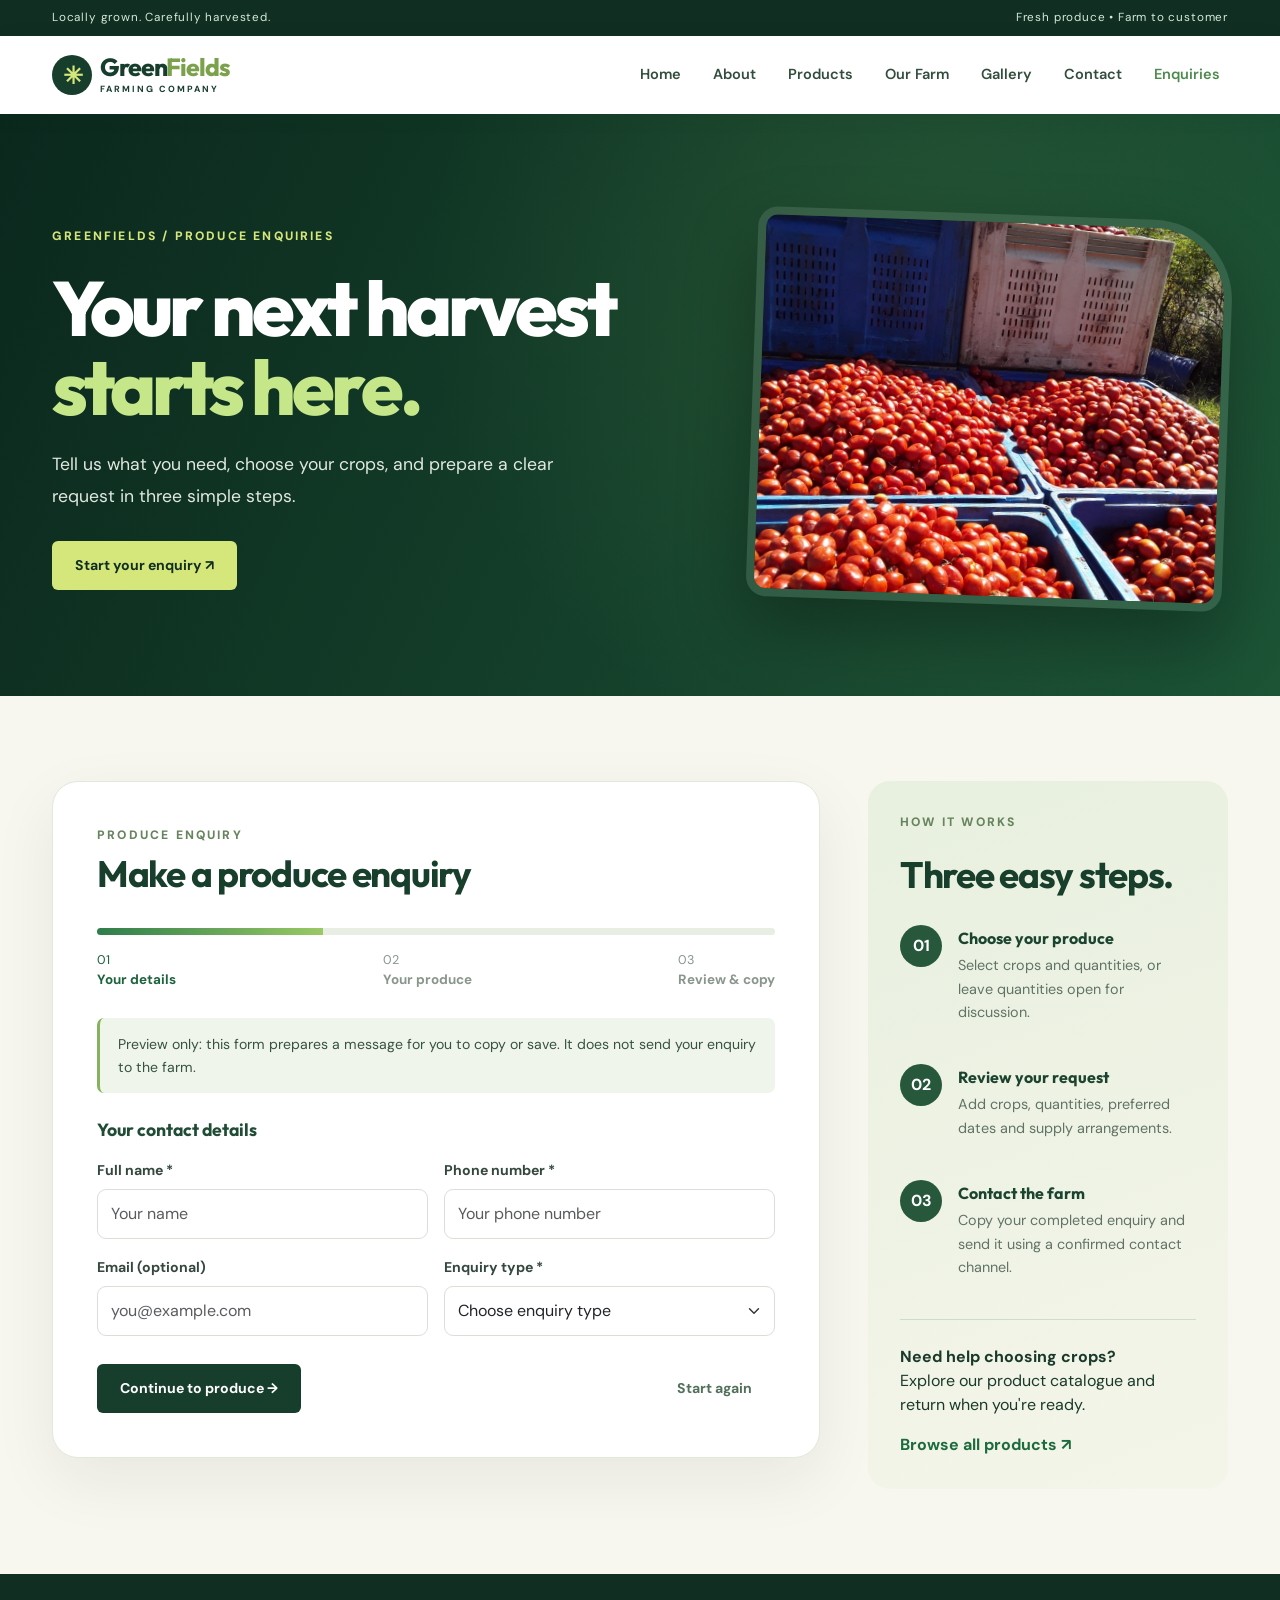
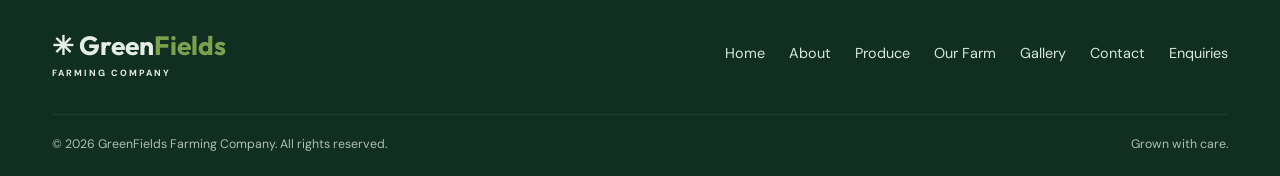
<file: enquiries.html>
<!doctype html>

<!doctype html>

<html lang="en"
  ><head
    ><meta charset="utf-8" /><meta
      content="width=device-width,initial-scale=1"
      name="viewport" /><meta content="#173e2c" name="theme-color" /><meta
      content="Prepare a fresh produce supply enquiry for GreenFields Farming Company."
      name="description" /><title>Produce Enquiry | GreenFields Farming Company</title
    ><link href="https://fonts.googleapis.com" rel="preconnect" /><link
      crossorigin=""
      href="https://fonts.gstatic.com"
      rel="preconnect" /><link
      href="https://fonts.googleapis.com/css2?family=DM+Sans:wght@400;500;600;700&amp;family=Outfit:wght@400;500;600;700;800&amp;display=swap"
      rel="stylesheet" /><link
      href="https://cdn.jsdelivr.net/npm/bootstrap@5.3.3/dist/css/bootstrap.min.css"
      rel="stylesheet" /><link href="assets/css/styles.css" rel="stylesheet" /><link
      href="assets/css/enquiries.css"
      rel="stylesheet" /><link href="assets/css/enquiries-premium.css" rel="stylesheet" /><link
      href="favicon.svg"
      rel="icon"
      type="image/svg+xml" /></head
  ><body
    ><a class="skip-link" href="#main">Skip to content</a
    ><div class="topbar"
      ><div class="container d-flex justify-content-between"
        ><span>Locally grown. Carefully harvested.</span
        ><span class="d-none d-sm-inline">Fresh produce • Farm to customer</span></div
      ></div
    ><nav aria-label="Main navigation" class="navbar navbar-expand-lg sticky-top"
      ><div class="container"
        ><a class="navbar-brand d-flex align-items-center gap-2" href="index.html"
          ><span aria-hidden="true" class="brand-icon">✳</span
          ><span
            >Green<span class="brand-accent">Fields</span><small>FARMING COMPANY</small></span
          ></a
        ><button
          aria-controls="mainNav"
          aria-expanded="false"
          aria-label="Toggle navigation"
          class="navbar-toggler"
          data-bs-target="#mainNav"
          data-bs-toggle="collapse"
          type="button"
          ><span class="navbar-toggler-icon"></span></button
        ><div class="collapse navbar-collapse" id="mainNav"
          ><ul class="navbar-nav ms-auto align-items-lg-center gap-lg-3"
            ><li class="nav-item"><a class="nav-link" href="index.html">Home</a></li
            ><li class="nav-item"><a class="nav-link" href="about.html">About</a></li
            ><li class="nav-item"><a class="nav-link" href="products.html">Products</a></li
            ><li class="nav-item"><a class="nav-link" href="farm.html">Our Farm</a></li
            ><li class="nav-item"><a class="nav-link" href="gallery.html">Gallery</a></li
            ><li class="nav-item"><a class="nav-link" href="contact.html">Contact</a></li
            ><li class="nav-item"
              ><a aria-current="page" class="nav-link active" href="enquiries.html"
                >Enquiries</a
              ></li
            ></ul
          ></div
        ></div
      ></nav
    ><main id="main"
      ><section class="enq-hero"
        ><div class="container"
          ><div class="row align-items-center g-4"
            ><div class="col-lg-7"
              ><p class="eyebrow light">GREENFIELDS / PRODUCE ENQUIRIES</p
              ><h1>Your next harvest <em>starts here.</em></h1
              ><p
                >Tell us what you need, choose your crops, and prepare a clear request in three
                simple steps.</p
              ><a class="btn btn-lime" href="#enquiry-form">Start your enquiry ↗</a></div
            ><div class="col-lg-5"
              ><img
                alt="Freshly harvested farm produce"
                class="enq-hero-photo"
                src="assets/images/tomato-harvest.jpg" /></div></div></div></section
      ><section class="enq-section" id="enquiry-form"
        ><div class="container"
          ><div class="row g-4 g-xl-5"
            ><div class="col-lg-8"
              ><div class="enq-panel"
                ><div class="d-flex flex-wrap justify-content-between align-items-center gap-2 mb-4"
                  ><div
                    ><p class="eyebrow mb-2">PRODUCE ENQUIRY</p><h2>Make a produce enquiry</h2></div
                  ></div
                ><div aria-label="Enquiry progress" class="premium-progress"
                  ><div class="premium-progress-bar"><span id="progress-fill"></span></div
                  ><div class="premium-progress-labels"
                    ><span class="is-active" data-stage="0">01 <strong>Your details</strong></span
                    ><span data-stage="1">02 <strong>Your produce</strong></span
                    ><span data-stage="2">03 <strong>Review &amp; copy</strong></span></div
                  ></div
                ><p class="enq-notice"
                  >Preview only: this form prepares a message for you to copy or save. It does not
                  send your enquiry to the farm.</p
                ><form id="produce-enquiry" novalidate=""
                  ><section aria-label="Contact details" class="wizard-stage" data-step="0"
                    ><h3 class="enq-subhead">Your contact details</h3
                    ><div class="row g-3"
                      ><div class="col-md-6"
                        ><label class="form-label" for="customer-name">Full name *</label
                        ><input
                          autocomplete="name"
                          class="form-control"
                          id="customer-name"
                          maxlength="100"
                          name="customerName"
                          placeholder="Your name"
                          required="" /></div
                      ><div class="col-md-6"
                        ><label class="form-label" for="customer-phone">Phone number *</label
                        ><input
                          autocomplete="tel"
                          class="form-control"
                          id="customer-phone"
                          maxlength="25"
                          name="phone"
                          placeholder="Your phone number"
                          required=""
                          type="tel" /></div
                      ><div class="col-md-6"
                        ><label class="form-label" for="customer-email">Email (optional)</label
                        ><input
                          autocomplete="email"
                          class="form-control"
                          id="customer-email"
                          maxlength="120"
                          name="email"
                          placeholder="you@example.com"
                          type="email" /></div
                      ><div class="col-md-6"
                        ><label class="form-label" for="buyer-type">Enquiry type *</label
                        ><select class="form-select" id="buyer-type" required=""
                          ><option value="">Choose enquiry type</option
                          ><option>Individual purchase</option
                          ><option>Business / retailer</option
                          ><option>Bulk supply</option
                          ><option>Regular supply</option
                          ><option>General enquiry</option></select
                        ></div
                      ></div
                    ></section
                  ><section
                    aria-label="Produce and supply preferences"
                    class="wizard-stage"
                    data-step="1"
                    hidden=""
                    ><div class="d-flex align-items-center justify-content-between gap-3"
                      ><h3 class="enq-subhead mb-0">Produce you need</h3
                      ><button class="enq-text-btn" id="add-item" type="button"
                        >+ Add another crop</button
                      ></div
                    ><div class="mt-3" id="item-list"></div
                    ><template id="item-template"
                      ><div class="enq-item"
                        ><div class="d-flex justify-content-between align-items-center mb-3"
                          ><strong class="item-title">Crop 1</strong
                          ><button aria-label="Remove crop" class="remove-item" type="button"
                            >Remove</button
                          ></div
                        ><div class="row g-3"
                          ><div class="col-md-5"
                            ><label class="form-label">Crop *</label
                            ><select class="form-select crop-select" required=""
                              ><option value="">Choose crop</option
                              ><option>Cabbage</option
                              ><option>Green peppers</option
                              ><option>Tomatoes</option
                              ><option>Watermelons</option
                              ><option>Sugarcane</option
                              ><option>Beetroot</option
                              ><option>Leafy vegetables</option
                              ><option>Other produce</option></select
                            ></div
                          ><div class="col-md-3"
                            ><label class="form-label">Quantity</label
                            ><input
                              class="form-control crop-quantity"
                              max="1000000"
                              min="1"
                              placeholder="e.g. 20"
                              step="1"
                              type="number" /></div
                          ><div class="col-md-4"
                            ><label class="form-label">Unit</label
                            ><select class="form-select crop-unit"
                              ><option value="">Not sure</option
                              ><option>Crates</option
                              ><option>Heads</option
                              ><option>Kilograms</option
                              ><option>Tonnes</option
                              ><option>Bundles</option
                              ><option>Pieces</option></select
                            ></div
                          ></div
                        ></div
                      ></template
                    ><h3 class="enq-subhead">Supply preferences</h3
                    ><div class="row g-3"
                      ><div class="col-md-6"
                        ><label class="form-label" for="supply-method">Preferred arrangement</label
                        ><select class="form-select" id="supply-method"
                          ><option value="">To be discussed</option
                          ><option>Collection</option
                          ><option>Delivery enquiry</option></select
                        ></div
                      ><div class="col-md-6"
                        ><label class="form-label" for="needed-by">Preferred date (optional)</label
                        ><input class="form-control" id="needed-by" type="date" /></div
                      ><div class="col-12"
                        ><label class="form-label" for="delivery-area">Area / town (optional)</label
                        ><input
                          class="form-control"
                          id="delivery-area"
                          maxlength="120"
                          placeholder="Where would you need the produce?" /></div
                      ><div class="col-12"
                        ><label class="form-label" for="enquiry-message"
                          >Additional details (optional)</label
                        ><textarea
                          class="form-control"
                          id="enquiry-message"
                          maxlength="1500"
                          placeholder="Tell us about frequency, packaging, or other requirements"
                          rows="4"
                        ></textarea></div></div></section
                  ><section
                    aria-label="Review your enquiry"
                    class="wizard-stage"
                    data-step="2"
                    hidden=""
                    ><h3 class="enq-subhead">Review your enquiry</h3
                    ><p
                      >Check the prepared message before copying or saving it. No information is
                      sent automatically.</p
                    ><div aria-live="polite" class="enq-review mt-4" id="enquiry-review"
                      ><p class="eyebrow">FINAL STEP / YOUR MESSAGE</p><h3>Your prepared enquiry</h3
                      ><p
                        >Copy or save this message, then share it using the farm’s confirmed contact
                        details.</p
                      ><textarea
                        aria-label="Prepared enquiry message"
                        class="form-control"
                        id="enquiry-output"
                        readonly=""
                        rows="14"
                      ></textarea
                      ><div class="d-flex flex-wrap gap-2 mt-3"
                        ><button class="btn btn-green" id="copy-message" type="button"
                          >Copy enquiry</button
                        ><button
                          class="btn btn-outline-secondary"
                          id="download-message"
                          type="button"
                          >Save as text file</button
                        ></div
                      ><p class="small mt-3" id="enquiry-feedback" role="status"></p></div></section
                  ><div class="wizard-actions"
                    ><button
                      class="btn btn-outline-secondary"
                      hidden=""
                      id="wizard-back"
                      type="button"
                      >← Back</button
                    ><button class="btn btn-green" id="wizard-next" type="button"
                      >Continue to produce →</button
                    ><button class="btn btn-green" hidden="" id="wizard-review" type="button"
                      >Prepare my enquiry →</button
                    ><button class="btn btn-link" id="wizard-reset" type="reset"
                      >Start again</button
                    ></div
                  ></form
                ></div
              ></div
            ><div class="col-lg-4"
              ><aside class="enq-aside"
                ><p class="eyebrow">HOW IT WORKS</p><h2>Three easy steps.</h2
                ><div class="enq-timeline"
                  ><div
                    ><span>01</span
                    ><section
                      ><h3>Choose your produce</h3
                      ><p
                        >Select crops and quantities, or leave quantities open for discussion.</p
                      ></section
                    ></div
                  ><div
                    ><span>02</span
                    ><section
                      ><h3>Review your request</h3
                      ><p
                        >Add crops, quantities, preferred dates and supply arrangements.</p
                      ></section
                    ></div
                  ><div
                    ><span>03</span
                    ><section
                      ><h3>Contact the farm</h3
                      ><p
                        >Copy your completed enquiry and send it using a confirmed contact
                        channel.</p
                      ></section
                    ></div
                  ></div
                ><div class="enq-aside-note"
                  ><strong>Need help choosing crops?</strong
                  ><p>Explore our product catalogue and return when you're ready.</p
                  ><a href="products.html">Browse all products ↗</a></div
                ></aside
              ></div
            ></div
          ></div
        ></section
      ></main
    ><footer
      ><div class="container"
        ><div
          class="d-flex flex-column flex-md-row justify-content-between gap-3 align-items-md-center"
          ><div class="footer-brand">✳ Green<span>Fields</span><small>FARMING COMPANY</small></div
          ><div class="footer-links"
            ><a href="index.html">Home</a><a href="about.html">About</a
            ><a href="products.html">Produce</a><a href="farm.html">Our Farm</a
            ><a href="gallery.html">Gallery</a><a href="contact.html">Contact</a
            ><a href="enquiries.html">Enquiries</a></div
          ></div
        ><hr /><div
          class="d-flex flex-column flex-md-row justify-content-between gap-2 footer-bottom"
          ><span>© <span id="year"></span> GreenFields Farming Company. All rights reserved.</span
          ><span>Grown with care.</span></div
        ></div
      ></footer
    ><script src="https://cdn.jsdelivr.net/npm/bootstrap@5.3.3/dist/js/bootstrap.bundle.min.js"></script
    ><script src="assets/js/main.js"></script
    ><script src="assets/js/enquiries.js"></script
    ><script src="assets/js/enquiries-premium.js"></script></body
></html>
</file>
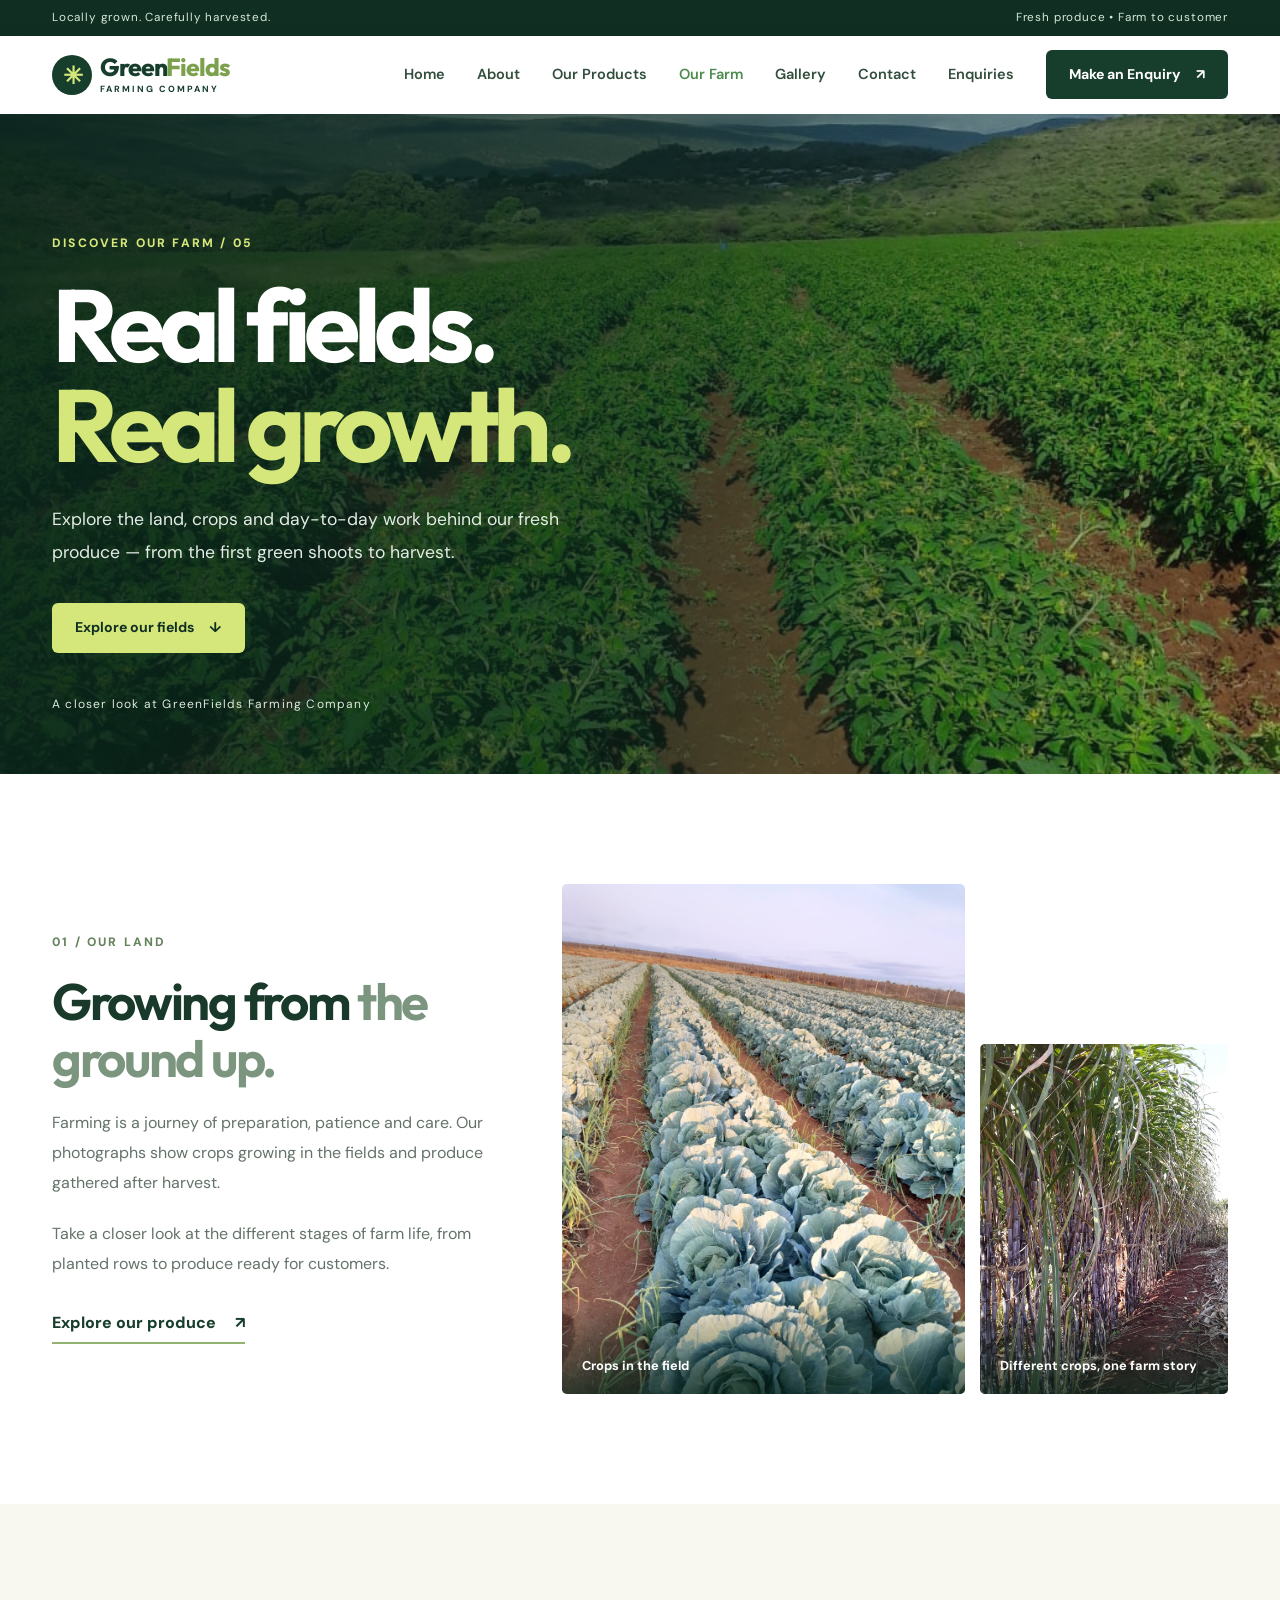
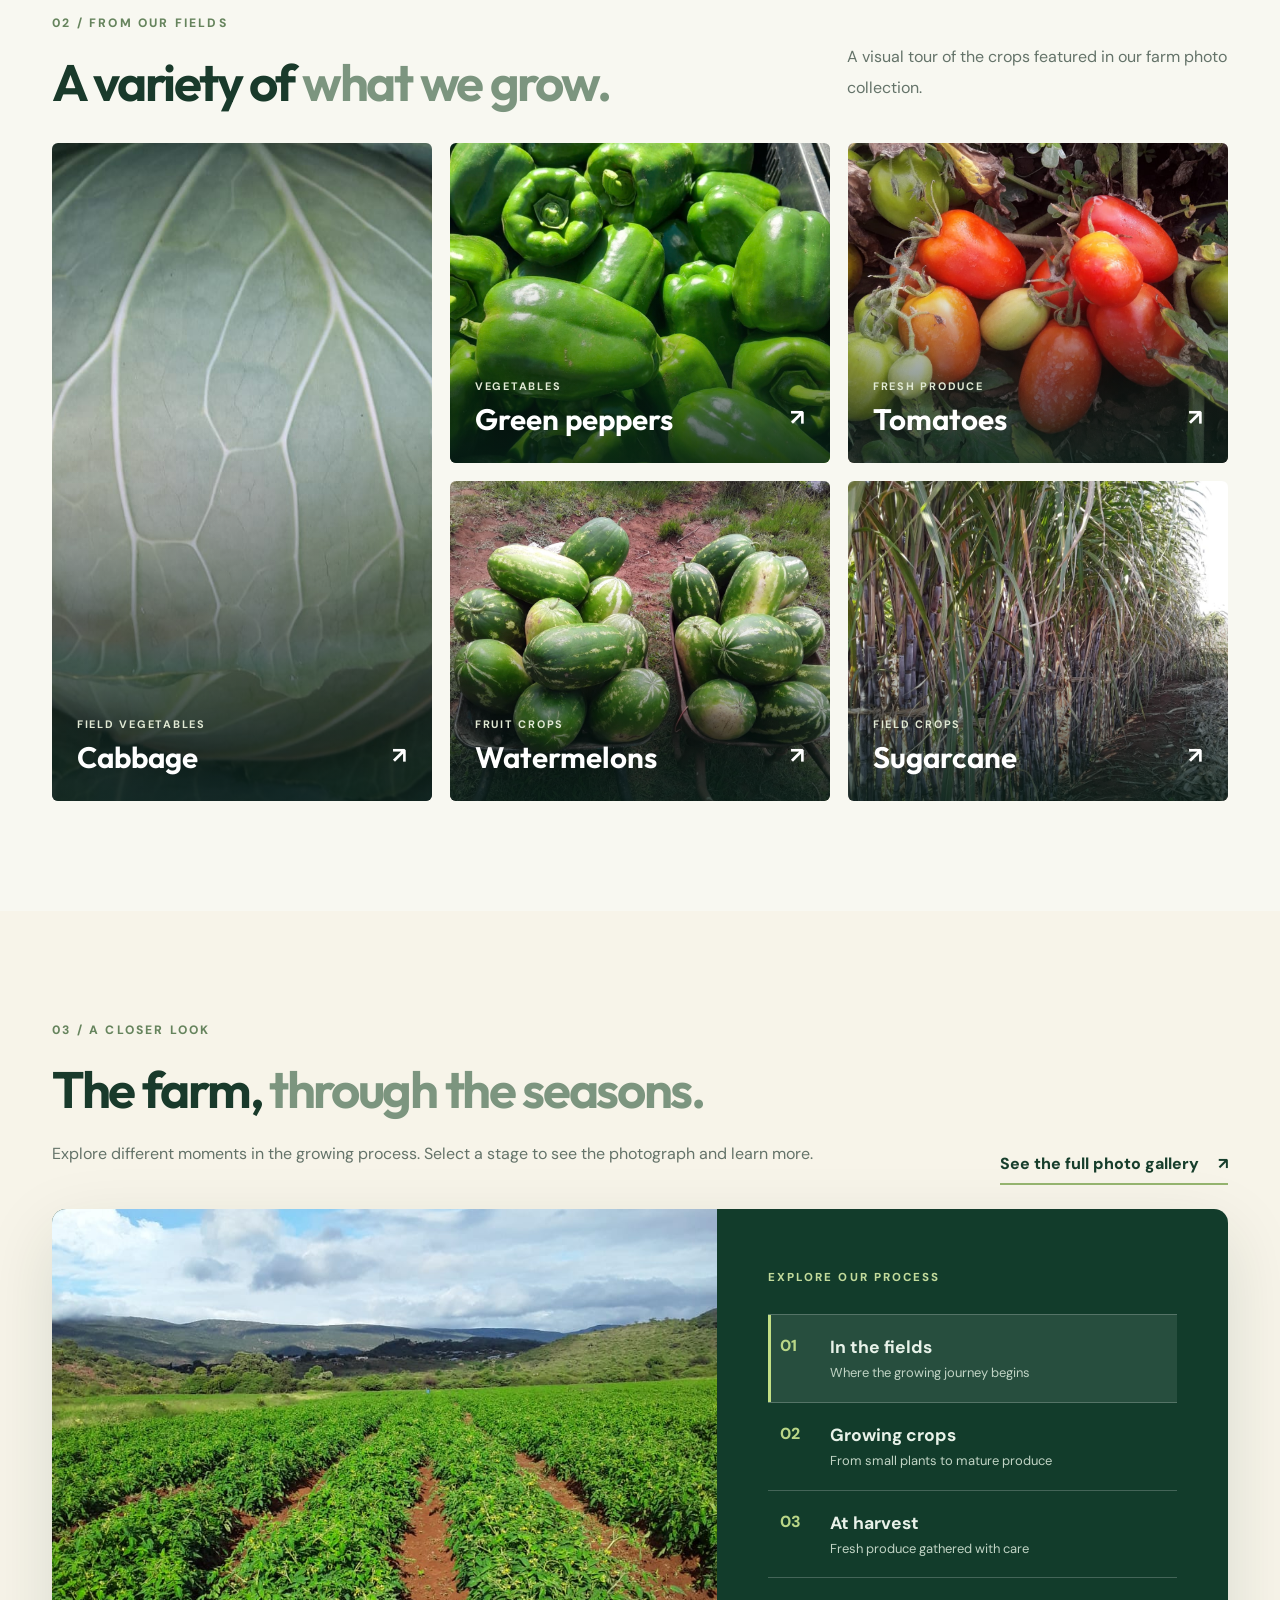
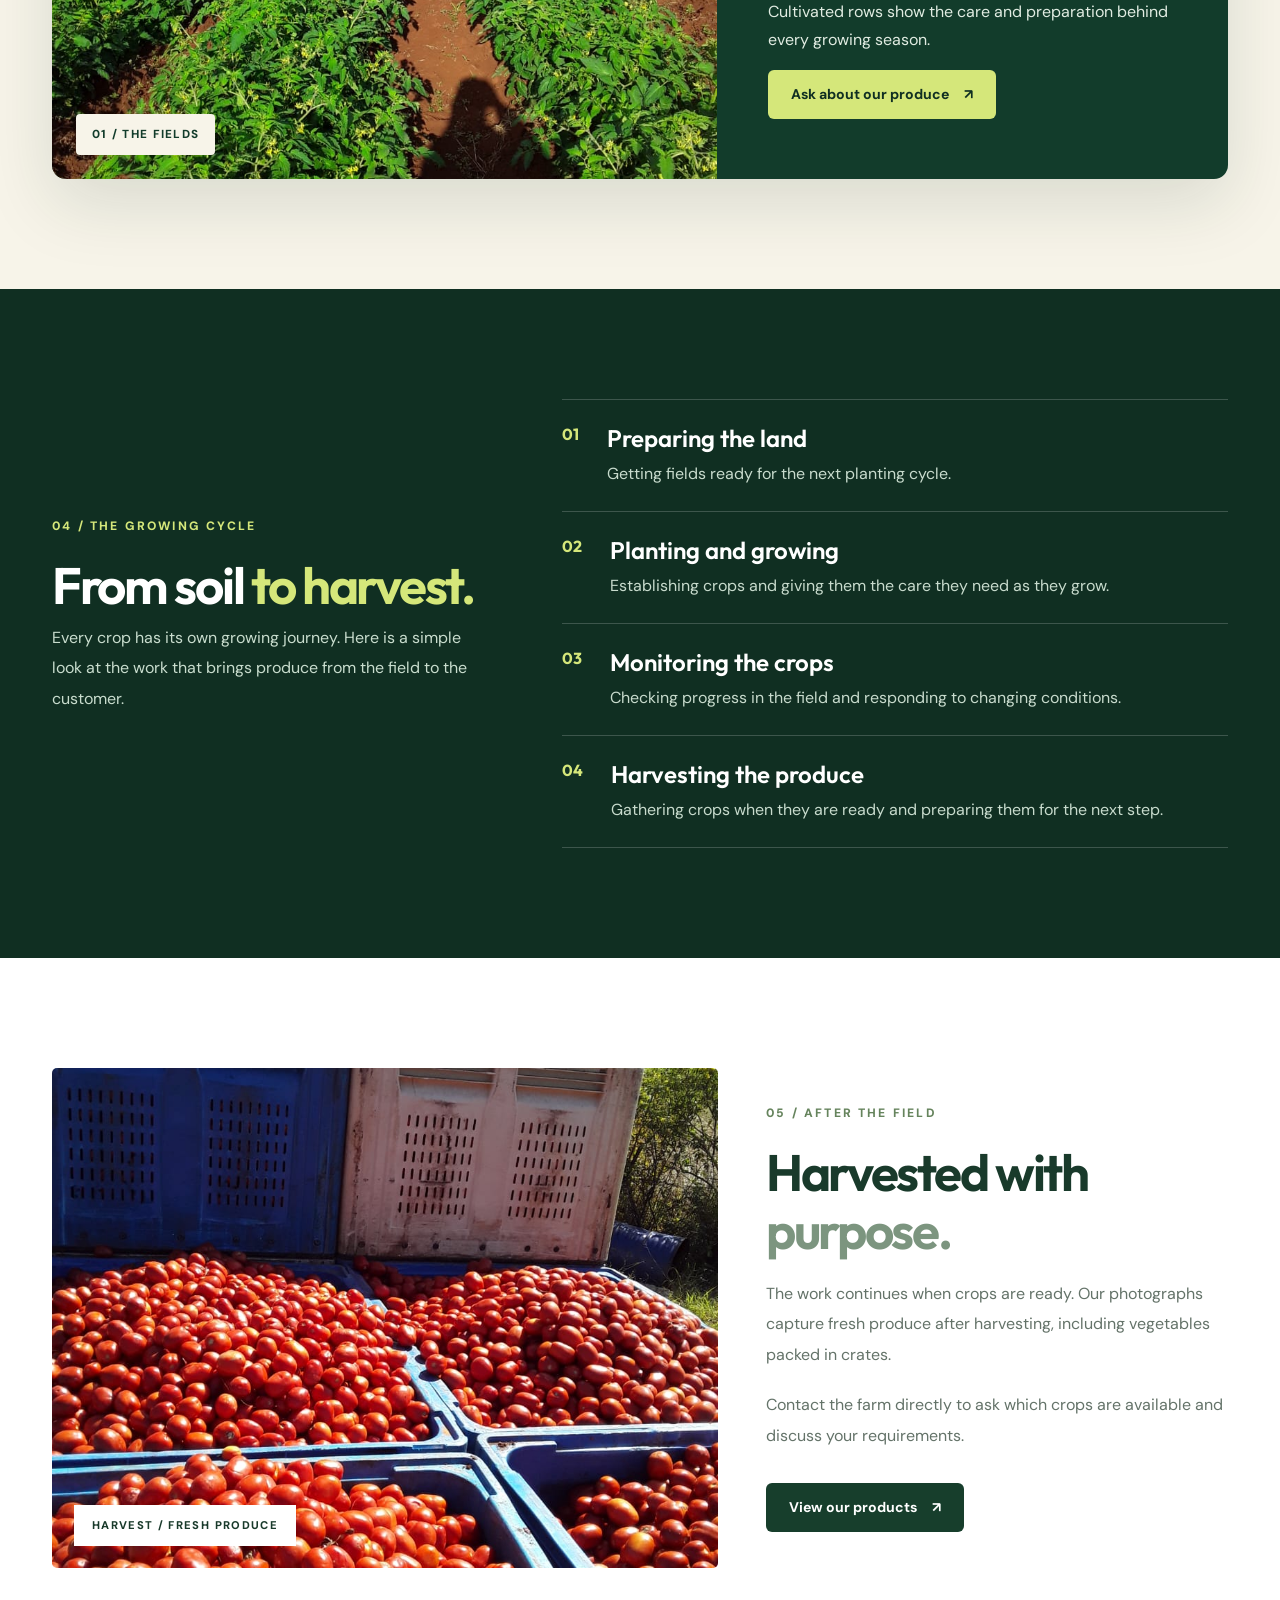
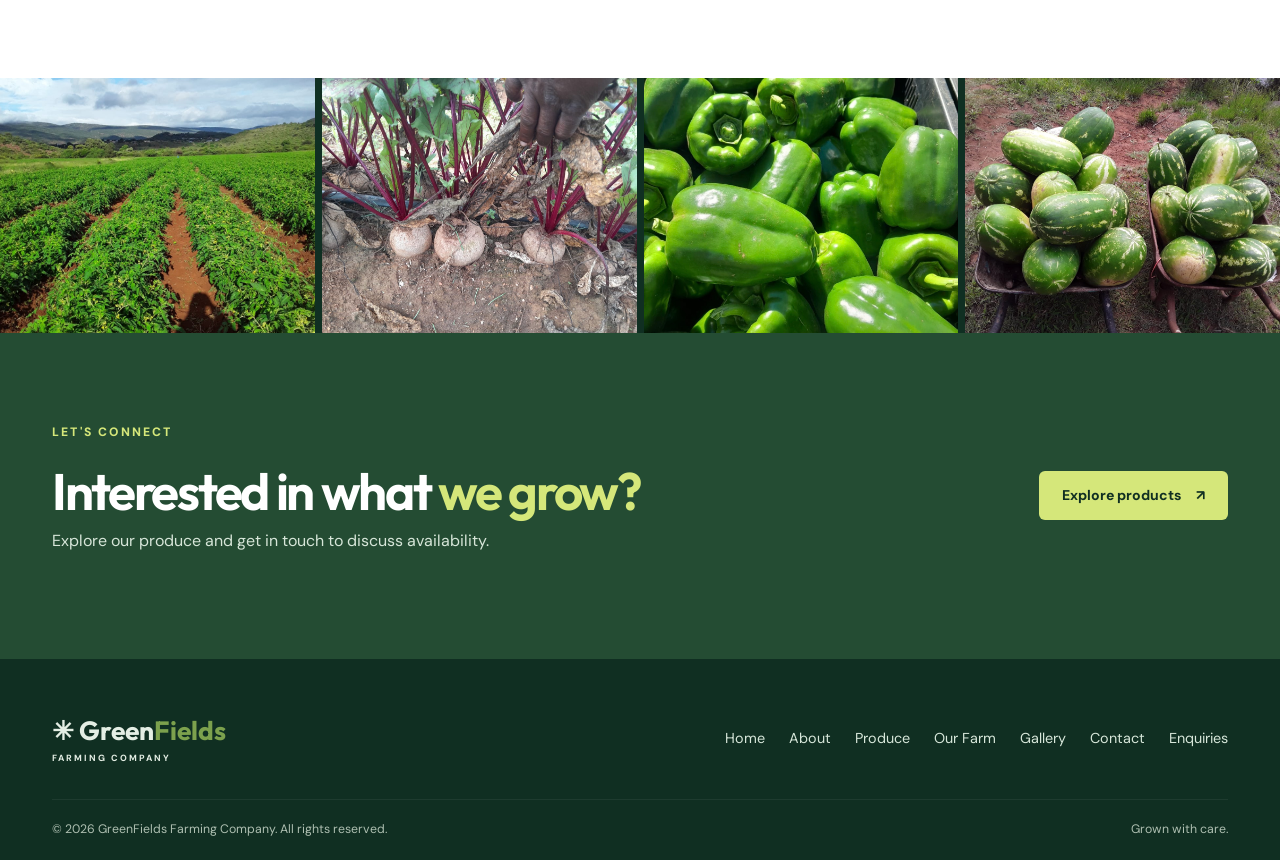
<file: farm.html>
<!doctype html>

<html lang="en"
  ><head
    ><meta charset="utf-8" /><meta
      content="width=device-width, initial-scale=1"
      name="viewport" /><meta content="#173e2c" name="theme-color" /><meta
      content="Explore the fields, crop varieties and growing-to-harvest process at GreenFields Farming Company."
      name="description" /><title>Our Farm | GreenFields Farming Company</title
    ><link href="https://fonts.googleapis.com" rel="preconnect" /><link
      crossorigin=""
      href="https://fonts.gstatic.com"
      rel="preconnect" /><link
      href="https://fonts.googleapis.com/css2?family=DM+Sans:wght@400;500;600;700&amp;family=Outfit:wght@400;500;600;700;800&amp;display=swap"
      rel="stylesheet" /><link
      href="https://cdn.jsdelivr.net/npm/bootstrap@5.3.3/dist/css/bootstrap.min.css"
      rel="stylesheet" /><link href="assets/css/styles.css" rel="stylesheet" /><link
      href="assets/css/farm-premium.css"
      rel="stylesheet" /><link href="favicon.svg" rel="icon" type="image/svg+xml"
  /></head>
  <body
    ><a class="skip-link" href="#main">Skip to content</a>
    <div class="topbar"
      ><div class="container d-flex justify-content-between align-items-center"
        ><span>Locally grown. Carefully harvested.</span
        ><span class="d-none d-sm-inline">Fresh produce • Farm to customer</span></div
      ></div
    >
    <nav aria-label="Main navigation" class="navbar navbar-expand-lg sticky-top"
      ><div class="container"
        ><a class="navbar-brand d-flex align-items-center gap-2" href="index.html"
          ><span aria-hidden="true" class="brand-icon">✳</span
          ><span
            >Green<span class="brand-accent">Fields</span><small>FARMING COMPANY</small></span
          ></a
        ><button
          aria-controls="mainNav"
          aria-expanded="false"
          aria-label="Toggle navigation"
          class="navbar-toggler"
          data-bs-target="#mainNav"
          data-bs-toggle="collapse"
          type="button"
          ><span class="navbar-toggler-icon"></span></button
        ><div class="collapse navbar-collapse" id="mainNav"
          ><ul class="navbar-nav ms-auto align-items-lg-center gap-lg-3"
            ><li class="nav-item"><a class="nav-link" href="index.html">Home</a></li
            ><li class="nav-item"><a class="nav-link" href="about.html">About</a></li
            ><li class="nav-item"><a class="nav-link" href="products.html">Our Products</a></li
            ><li class="nav-item"
              ><a aria-current="page" class="nav-link active" href="farm.html">Our Farm</a></li
            ><li class="nav-item"><a class="nav-link" href="gallery.html">Gallery</a></li
            ><li class="nav-item"><a class="nav-link" href="contact.html">Contact</a></li
            ><li class="nav-item"><a class="nav-link" href="enquiries.html">Enquiries</a></li></ul
          ><a class="btn btn-green ms-lg-4 mt-3 mt-lg-0" href="contact.html#enquiry"
            >Make an Enquiry <span aria-hidden="true">↗</span></a
          ></div
        ></div
      ></nav
    >
    <main id="main">
      <section class="farm-page-hero"
        ><img
          alt="Rows of cultivated crops at the farm"
          fetchpriority="high"
          src="assets/images/farm-rows.jpg"
        /><div class="farm-page-shade"></div
        ><div class="container farm-page-hero-inner"
          ><p class="eyebrow light">DISCOVER OUR FARM / 05</p
          ><h1>Real fields.<br /><em>Real growth.</em></h1
          ><p
            >Explore the land, crops and day-to-day work behind our fresh produce — from the first
            green shoots to harvest.</p
          ><a class="btn btn-lime" href="#our-fields"
            >Explore our fields <span aria-hidden="true">↓</span></a
          ><div class="farm-page-caption">A closer look at GreenFields Farming Company</div></div
        ></section
      >
      <section class="farm-page-intro section-pad" id="our-fields"
        ><div class="container"
          ><div class="row align-items-center g-5"
            ><div class="col-lg-5"
              ><p class="eyebrow">01 / OUR LAND</p><h2>Growing from <span>the ground up.</span></h2
              ><p class="section-copy"
                >Farming is a journey of preparation, patience and care. Our photographs show crops
                growing in the fields and produce gathered after harvest.</p
              ><p class="section-copy"
                >Take a closer look at the different stages of farm life, from planted rows to
                produce ready for customers.</p
              ><a class="text-link" href="products.html"
                >Explore our produce <span aria-hidden="true">↗</span></a
              ></div
            ><div class="col-lg-7"
              ><div class="farm-editorial-grid"
                ><figure class="farm-editorial-main"
                  ><img
                    alt="Healthy cabbage plants growing in rows"
                    loading="lazy"
                    src="assets/images/hero-cabbage.jpg"
                  /><figcaption>Crops in the field</figcaption></figure
                ><figure class="farm-editorial-side"
                  ><img
                    alt="Sugarcane growing on the farm"
                    loading="lazy"
                    src="assets/images/sugarcane.jpg"
                  /><figcaption>Different crops, one farm story</figcaption></figure
                ></div
              ></div
            ></div
          ></div
        ></section
      >
      <section class="farm-crop-section section-pad"
        ><div class="container"
          ><div class="row justify-content-between align-items-end mb-4 g-3"
            ><div class="col-lg-7"
              ><p class="eyebrow">02 / FROM OUR FIELDS</p
              ><h2>A variety of <span>what we grow.</span></h2></div
            ><div class="col-lg-4"
              ><p class="section-copy"
                >A visual tour of the crops featured in our farm photo collection.</p
              ></div
            ></div
          ><div class="farm-crop-grid">
            <a class="farm-crop-tile farm-crop-large" href="product-details.html?product=cabbage"
              ><img
                alt="Cabbage grown at GreenFields"
                loading="lazy"
                src="assets/images/cabbage.jpg"
              /><span
                ><small>FIELD VEGETABLES</small><strong>Cabbage</strong
                ><b aria-hidden="true">↗</b></span
              ></a
            >
            <a class="farm-crop-tile" href="product-details.html?product=green-peppers"
              ><img
                alt="Green peppers from the farm"
                loading="lazy"
                src="assets/images/peppers.jpg"
              /><span
                ><small>VEGETABLES</small><strong>Green peppers</strong
                ><b aria-hidden="true">↗</b></span
              ></a
            >
            <a class="farm-crop-tile" href="product-details.html?product=tomatoes"
              ><img
                alt="Tomatoes on the farm"
                loading="lazy"
                src="assets/images/tomatoes.jpg"
              /><span
                ><small>FRESH PRODUCE</small><strong>Tomatoes</strong
                ><b aria-hidden="true">↗</b></span
              ></a
            >
            <a class="farm-crop-tile" href="product-details.html?product=watermelons"
              ><img
                alt="Watermelons harvested from the farm"
                loading="lazy"
                src="assets/images/watermelons.jpg"
              /><span
                ><small>FRUIT CROPS</small><strong>Watermelons</strong
                ><b aria-hidden="true">↗</b></span
              ></a
            >
            <a class="farm-crop-tile" href="product-details.html?product=sugarcane"
              ><img
                alt="Sugarcane plants growing"
                loading="lazy"
                src="assets/images/sugarcane.jpg"
              /><span
                ><small>FIELD CROPS</small><strong>Sugarcane</strong
                ><b aria-hidden="true">↗</b></span
              ></a
            >
          </div></div
        ></section
      >
      <section aria-labelledby="field-experience-title" class="farm-field-experience section-pad"
        ><div class="container"
          ><div class="row align-items-end g-4 mb-4"
            ><div class="col-lg-8"
              ><p class="eyebrow">03 / A CLOSER LOOK</p
              ><h2 id="field-experience-title">The farm, <span>through the seasons.</span></h2
              ><p class="section-copy"
                >Explore different moments in the growing process. Select a stage to see the
                photograph and learn more.</p
              ></div
            ><div class="col-lg-4 text-lg-end"
              ><a class="text-link" href="gallery.html"
                >See the full photo gallery <span aria-hidden="true">↗</span></a
              ></div
            ></div
          ><div class="field-experience-layout"
            ><div class="field-experience-image"
              ><img
                alt="Rows of crops growing in the field"
                id="field-stage-image"
                loading="lazy"
                src="assets/images/farm-rows.jpg"
              /><div class="field-image-tag" id="field-stage-tag">01 / THE FIELDS</div></div
            ><div class="field-experience-panel"
              ><p class="field-panel-kicker">EXPLORE OUR PROCESS</p
              ><div aria-label="Explore farm stages" class="field-stage-buttons" role="group"
                ><button
                  aria-pressed="true"
                  class="field-stage active"
                  data-stage="fields"
                  type="button"
                  ><span>01</span><strong>In the fields</strong
                  ><small>Where the growing journey begins</small></button
                ><button aria-pressed="false" class="field-stage" data-stage="growing" type="button"
                  ><span>02</span><strong>Growing crops</strong
                  ><small>From small plants to mature produce</small></button
                ><button aria-pressed="false" class="field-stage" data-stage="harvest" type="button"
                  ><span>03</span><strong>At harvest</strong
                  ><small>Fresh produce gathered with care</small></button
                ></div
              ><p aria-live="polite" class="field-stage-description" id="field-stage-description"
                >Cultivated rows show the care and preparation behind every growing season.</p
              ><a class="btn btn-lime" href="enquiries.html"
                >Ask about our produce <span aria-hidden="true">↗</span></a
              ></div
            ></div
          ></div
        ></section
      >
      <section class="farm-journey section-pad"
        ><div class="container"
          ><div class="row g-5 align-items-center"
            ><div class="col-lg-5"
              ><p class="eyebrow light">04 / THE GROWING CYCLE</p
              ><h2>From soil <em>to harvest.</em></h2
              ><p class="farm-journey-lead"
                >Every crop has its own growing journey. Here is a simple look at the work that
                brings produce from the field to the customer.</p
              ></div
            ><div class="col-lg-7"
              ><ol class="farm-steps"
                ><li
                  ><span>01</span
                  ><div
                    ><h3>Preparing the land</h3
                    ><p>Getting fields ready for the next planting cycle.</p></div
                  ></li
                ><li
                  ><span>02</span
                  ><div
                    ><h3>Planting and growing</h3
                    ><p>Establishing crops and giving them the care they need as they grow.</p></div
                  ></li
                ><li
                  ><span>03</span
                  ><div
                    ><h3>Monitoring the crops</h3
                    ><p
                      >Checking progress in the field and responding to changing conditions.</p
                    ></div
                  ></li
                ><li
                  ><span>04</span
                  ><div
                    ><h3>Harvesting the produce</h3
                    ><p
                      >Gathering crops when they are ready and preparing them for the next step.</p
                    ></div
                  ></li
                ></ol
              ></div
            ></div
          ></div
        ></section
      >
      <section class="section-pad farm-harvest"
        ><div class="container"
          ><div class="row align-items-center g-5"
            ><div class="col-lg-7"
              ><div class="farm-harvest-image"
                ><img
                  alt="Freshly harvested produce packed in crates"
                  loading="lazy"
                  src="assets/images/tomato-harvest.jpg"
                /><span>HARVEST / FRESH PRODUCE</span></div
              ></div
            ><div class="col-lg-5"
              ><p class="eyebrow">05 / AFTER THE FIELD</p
              ><h2>Harvested with <span>purpose.</span></h2
              ><p class="section-copy"
                >The work continues when crops are ready. Our photographs capture fresh produce
                after harvesting, including vegetables packed in crates.</p
              ><p class="section-copy"
                >Contact the farm directly to ask which crops are available and discuss your
                requirements.</p
              ><a class="btn btn-green mt-3" href="products.html"
                >View our products <span aria-hidden="true">↗</span></a
              ></div
            ></div
          ></div
        ></section
      >
      <section aria-label="More photographs from the farm" class="farm-photo-band"
        ><img alt="Green rows in the field" loading="lazy" src="assets/images/farm-rows.jpg" /><img
          alt="Beetroot crop"
          loading="lazy"
          src="assets/images/beetroot.jpg" /><img
          alt="Green peppers"
          loading="lazy"
          src="assets/images/peppers.jpg" /><img
          alt="Watermelon harvest"
          loading="lazy"
          src="assets/images/watermelons.jpg"
      /></section>
      <section class="contact-section"
        ><div class="container"
          ><div class="row align-items-center g-4"
            ><div class="col-lg-8"
              ><p class="eyebrow light">LET'S CONNECT</p
              ><h2>Interested in what <em>we grow?</em></h2
              ><p>Explore our produce and get in touch to discuss availability.</p></div
            ><div class="col-lg-4 text-lg-end"
              ><a class="btn btn-lime" href="products.html"
                >Explore products <span aria-hidden="true">↗</span></a
              ></div
            ></div
          ></div
        ></section
      > </main
    ><footer
      ><div class="container"
        ><div
          class="d-flex flex-column flex-md-row justify-content-between gap-3 align-items-md-center"
          ><div class="footer-brand">✳ Green<span>Fields</span><small>FARMING COMPANY</small></div
          ><div class="footer-links"
            ><a href="index.html">Home</a><a href="about.html">About</a
            ><a href="products.html">Produce</a><a href="farm.html">Our Farm</a
            ><a href="gallery.html">Gallery</a><a href="contact.html">Contact</a
            ><a href="enquiries.html">Enquiries</a></div
          ></div
        ><hr /><div
          class="d-flex flex-column flex-md-row justify-content-between gap-2 footer-bottom"
          ><span>© <span id="year"></span> GreenFields Farming Company. All rights reserved.</span
          ><span>Grown with care.</span></div
        ></div
      ></footer
    >
    <script src="https://cdn.jsdelivr.net/npm/bootstrap@5.3.3/dist/js/bootstrap.bundle.min.js"></script
    ><script src="assets/js/main.js"></script
    ><script src="assets/js/farm-premium.js"></script></body
></html>
</file>
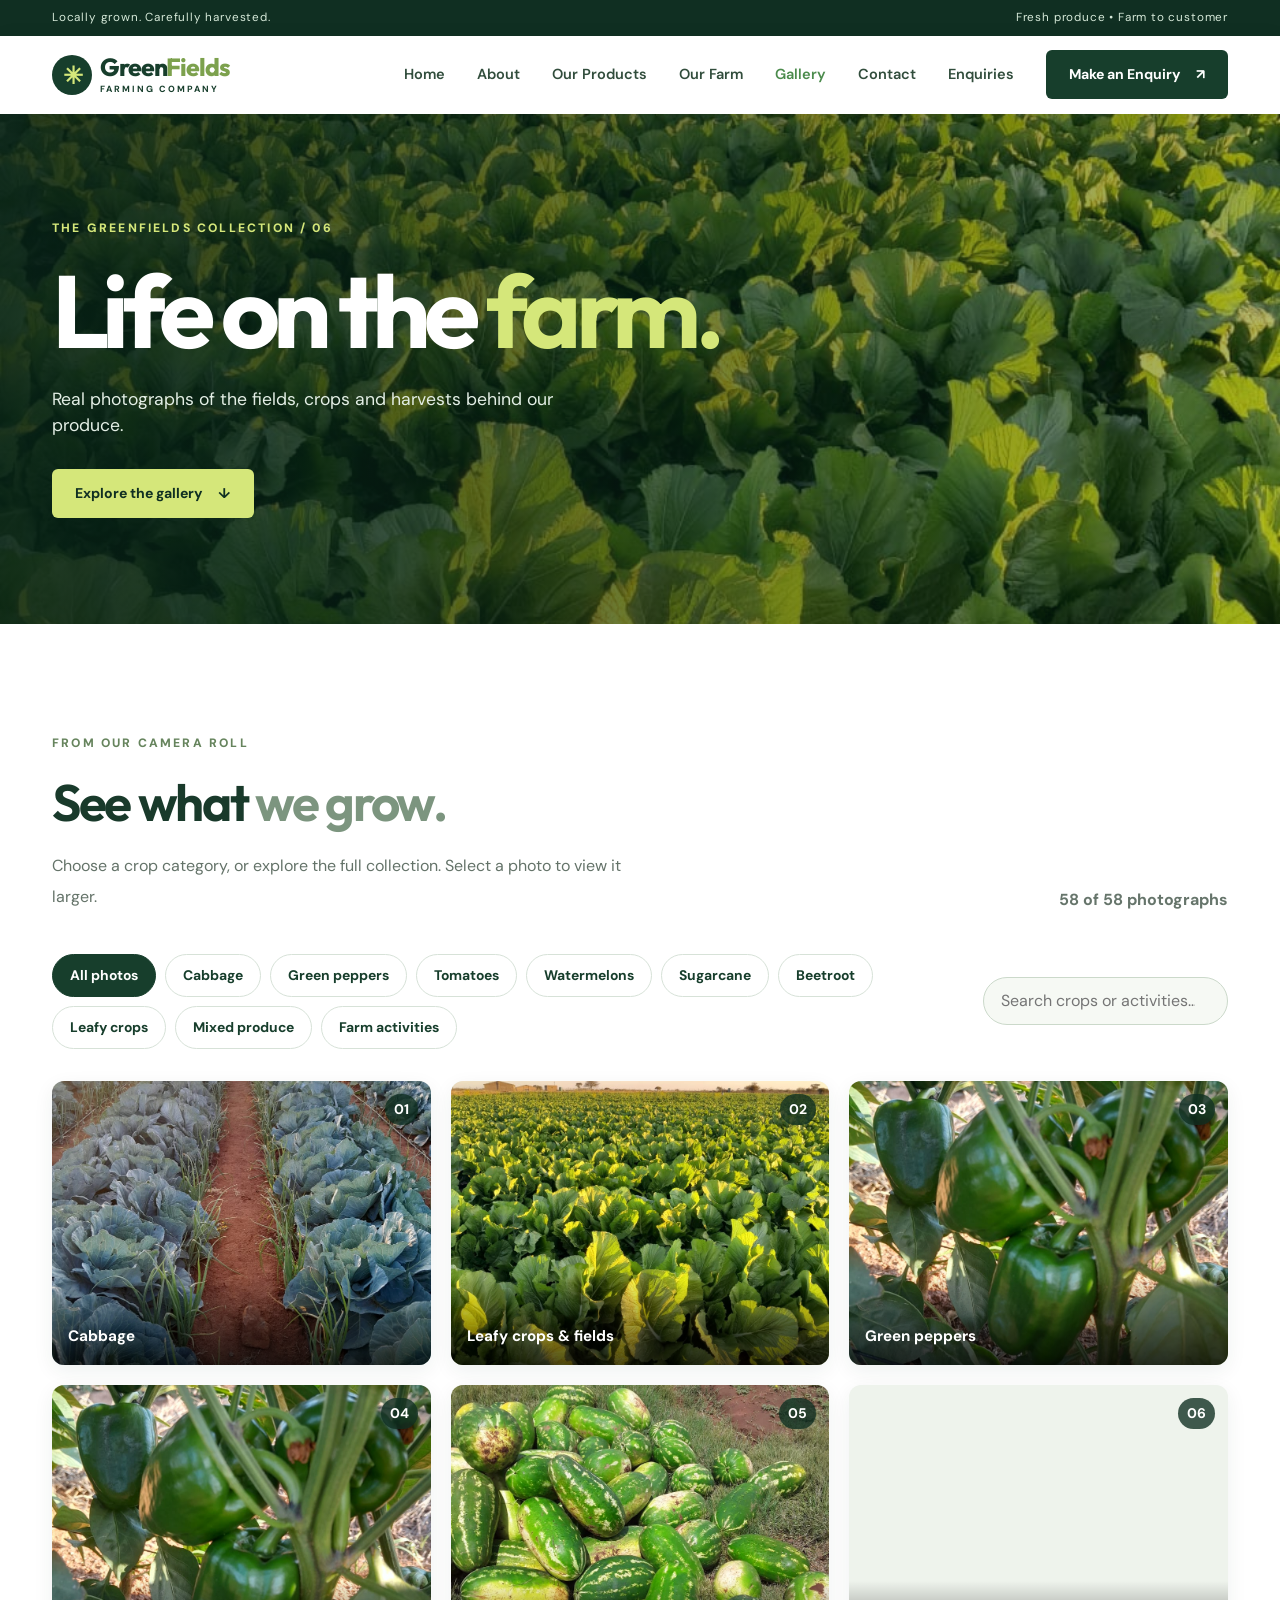
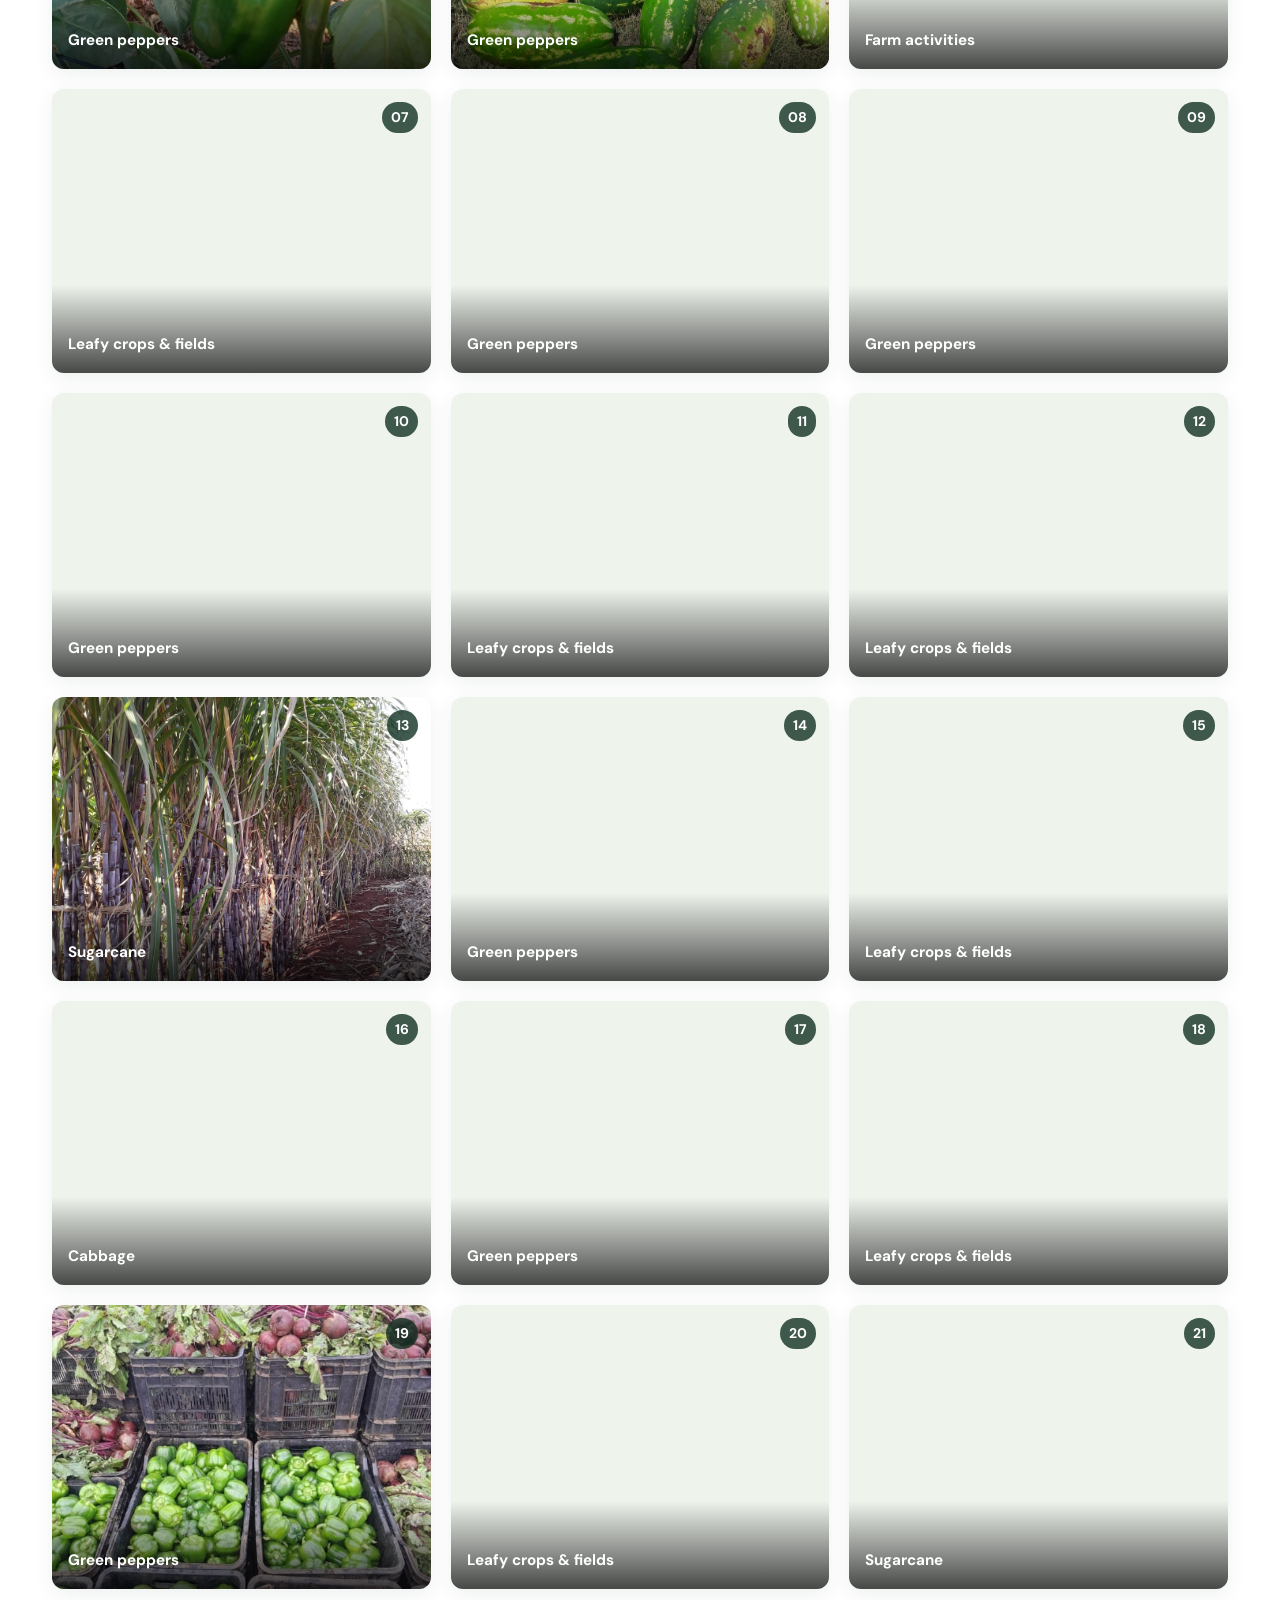
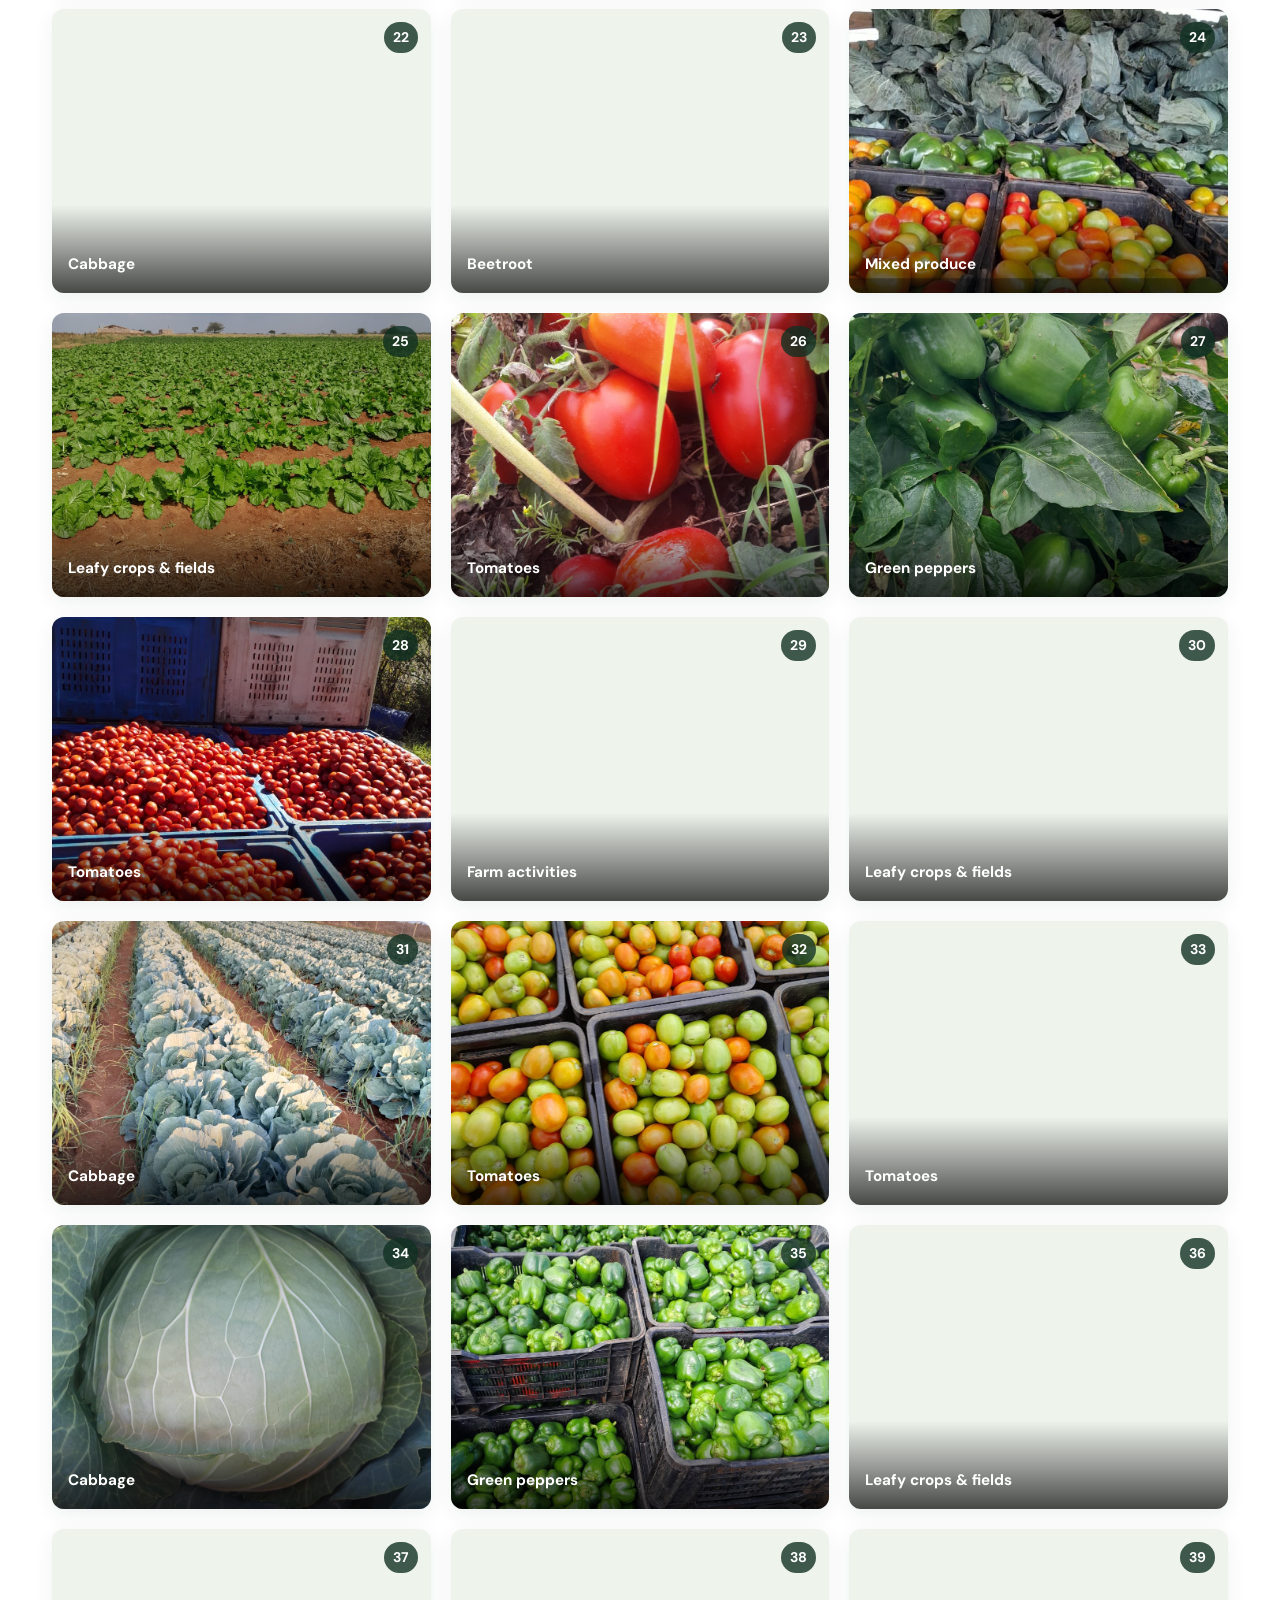
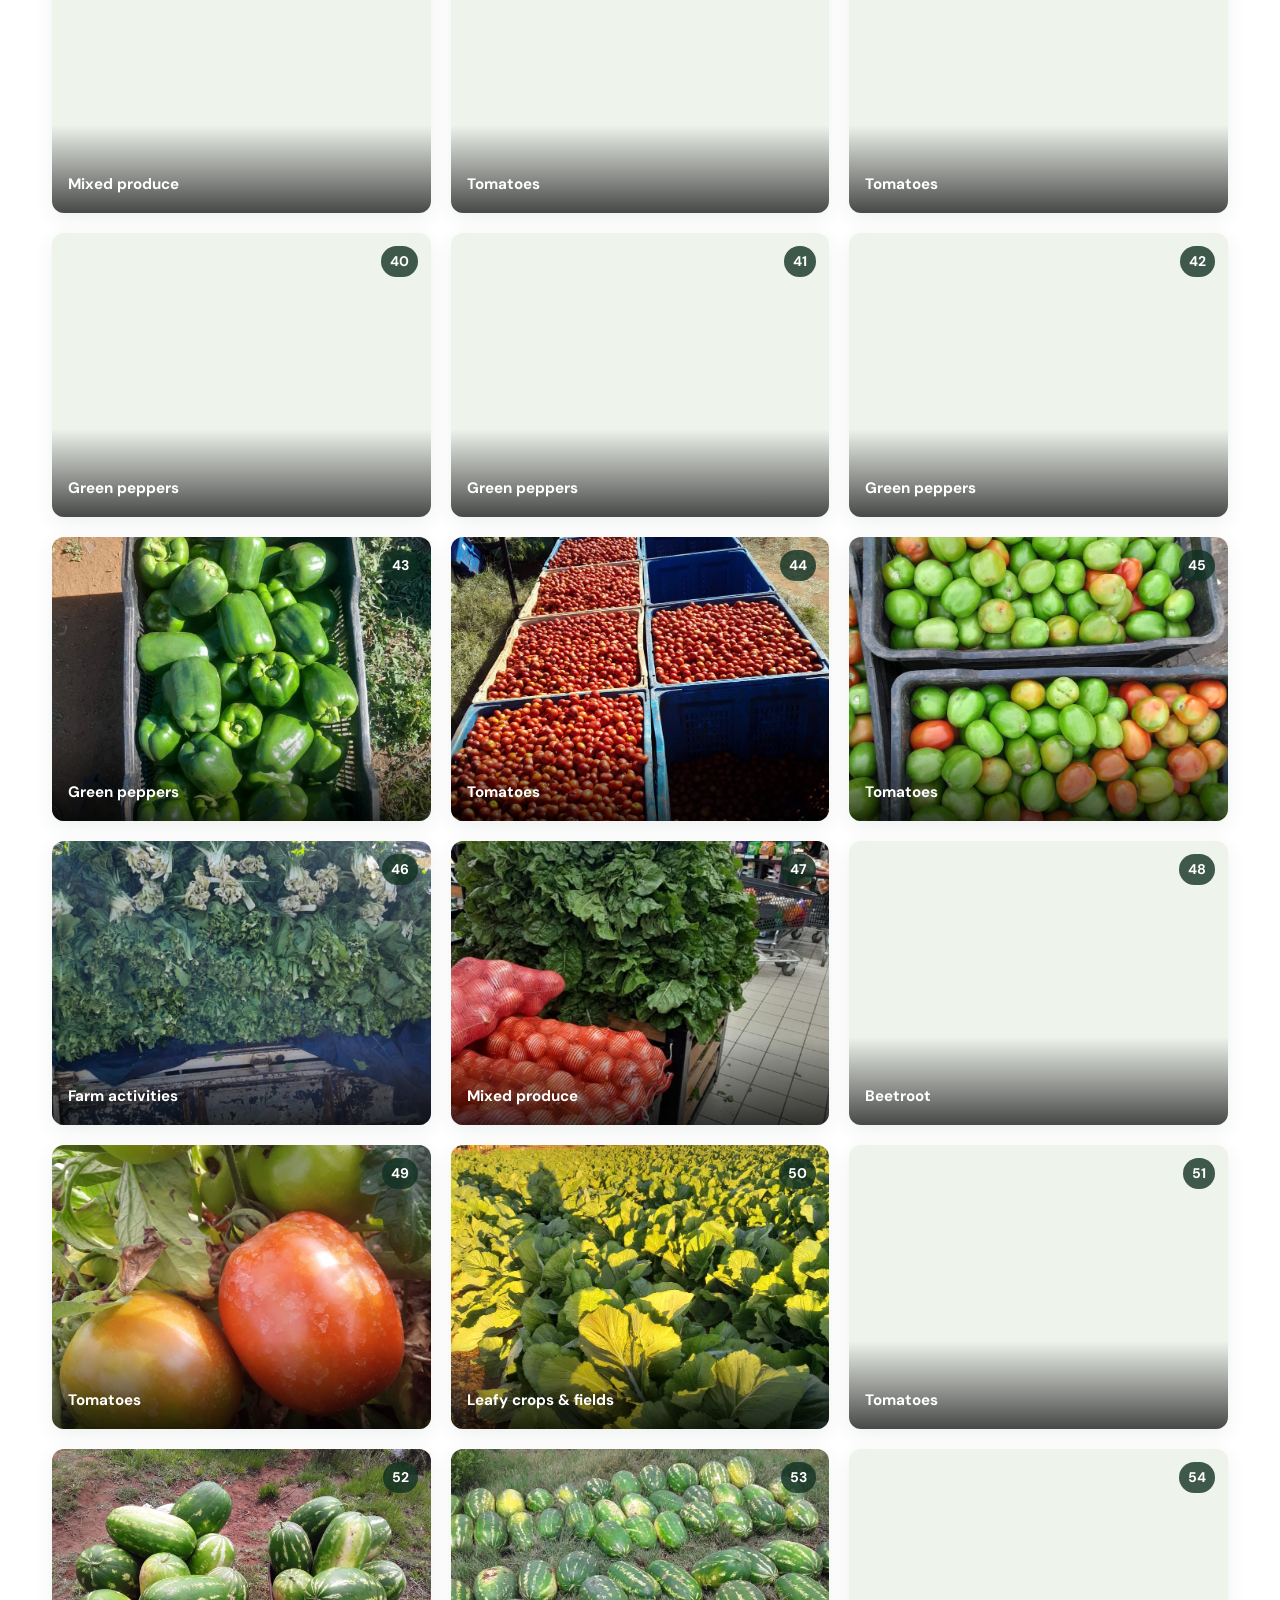
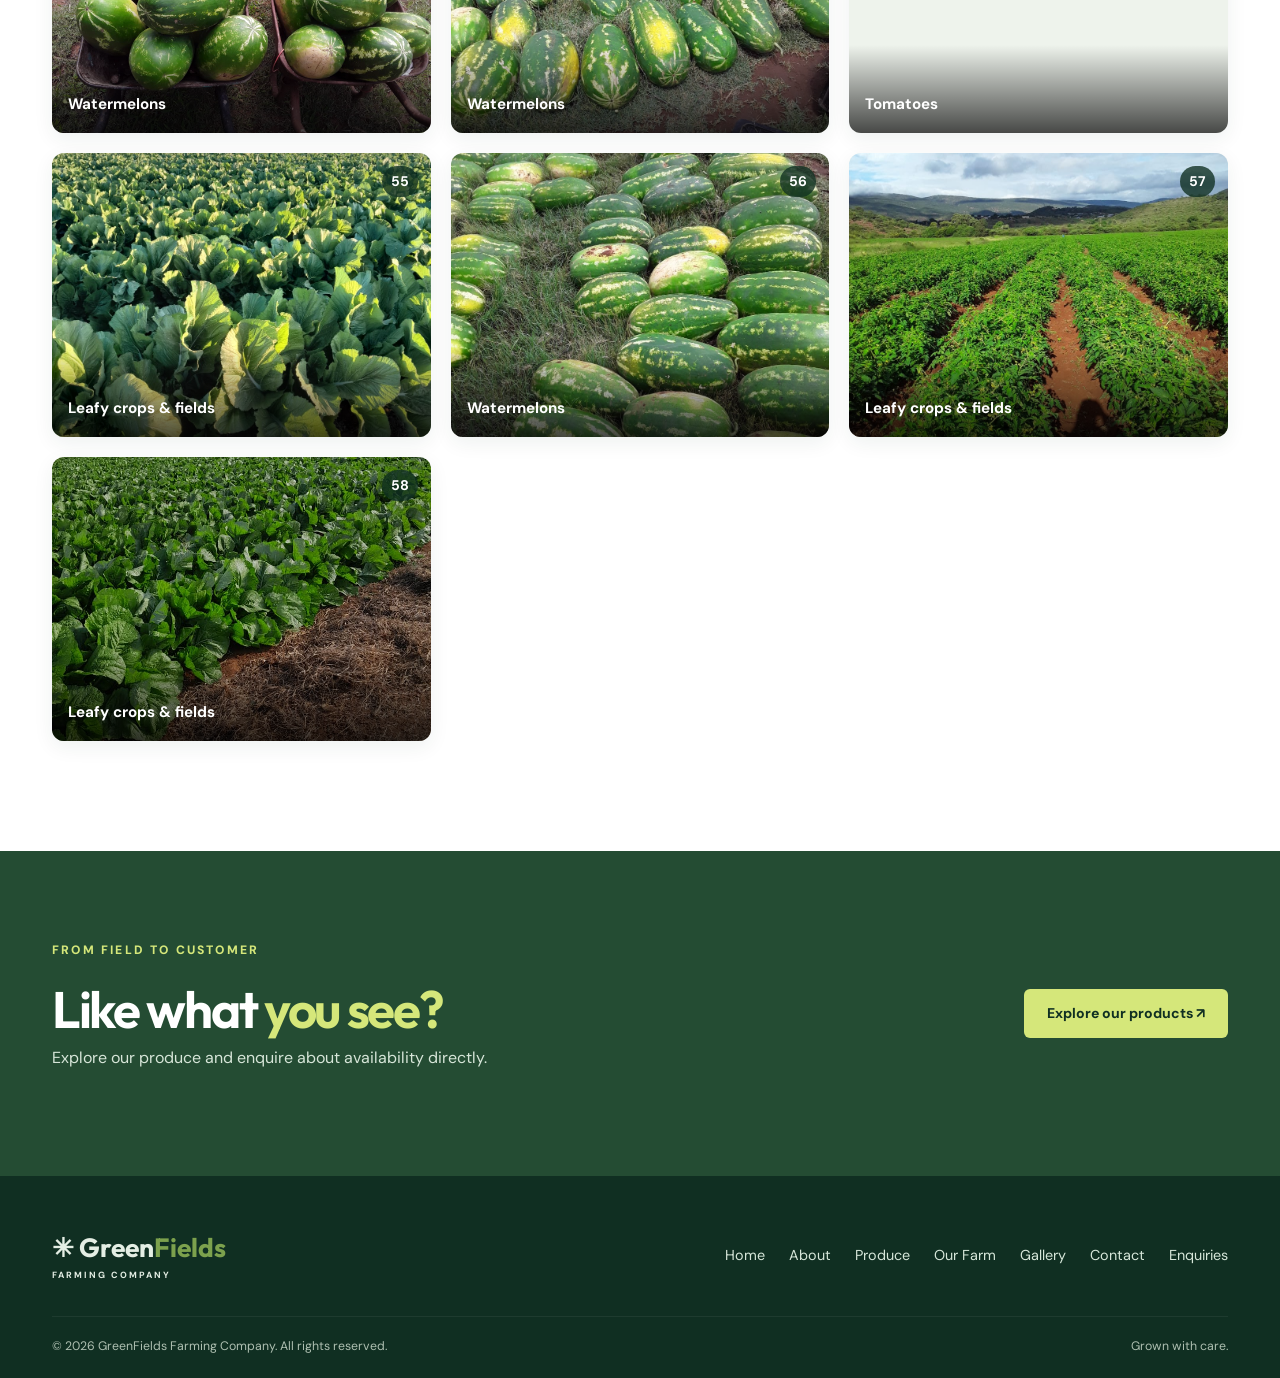
<file: gallery.html>
<!doctype html>

<html lang="en"
  ><head
    ><meta charset="utf-8" /><meta
      content="width=device-width, initial-scale=1"
      name="viewport" /><meta content="#173e2c" name="theme-color" /><meta
      content="Explore real farming photographs from GreenFields Farming Company."
      name="description" /><title>Gallery | GreenFields Farming Company</title
    ><link href="https://fonts.googleapis.com" rel="preconnect" /><link
      crossorigin=""
      href="https://fonts.gstatic.com"
      rel="preconnect" /><link
      href="https://fonts.googleapis.com/css2?family=DM+Sans:wght@400;500;600;700&amp;family=Outfit:wght@400;500;600;700;800&amp;display=swap"
      rel="stylesheet" /><link
      href="https://cdn.jsdelivr.net/npm/bootstrap@5.3.3/dist/css/bootstrap.min.css"
      rel="stylesheet" /><link href="assets/css/styles.css" rel="stylesheet" /><link
      href="assets/css/gallery-premium.css"
      rel="stylesheet" /><link href="favicon.svg" rel="icon" type="image/svg+xml"
  /></head>
  <body
    ><a class="skip-link" href="#main">Skip to content</a>
    <div class="topbar"
      ><div class="container d-flex justify-content-between align-items-center"
        ><span>Locally grown. Carefully harvested.</span
        ><span class="d-none d-sm-inline">Fresh produce • Farm to customer</span></div
      ></div
    >
    <nav aria-label="Main navigation" class="navbar navbar-expand-lg sticky-top"
      ><div class="container"
        ><a class="navbar-brand d-flex align-items-center gap-2" href="index.html"
          ><span aria-hidden="true" class="brand-icon">✳</span
          ><span
            >Green<span class="brand-accent">Fields</span><small>FARMING COMPANY</small></span
          ></a
        ><button
          aria-controls="mainNav"
          aria-expanded="false"
          aria-label="Toggle navigation"
          class="navbar-toggler"
          data-bs-target="#mainNav"
          data-bs-toggle="collapse"
          type="button"
          ><span class="navbar-toggler-icon"></span></button
        ><div class="collapse navbar-collapse" id="mainNav"
          ><ul class="navbar-nav ms-auto align-items-lg-center gap-lg-3"
            ><li class="nav-item"><a class="nav-link" href="index.html">Home</a></li
            ><li class="nav-item"><a class="nav-link" href="about.html">About</a></li
            ><li class="nav-item"><a class="nav-link" href="products.html">Our Products</a></li
            ><li class="nav-item"><a class="nav-link" href="farm.html">Our Farm</a></li
            ><li class="nav-item"
              ><a aria-current="page" class="nav-link active" href="gallery.html">Gallery</a></li
            ><li class="nav-item"><a class="nav-link" href="contact.html">Contact</a></li
            ><li class="nav-item"><a class="nav-link" href="enquiries.html">Enquiries</a></li></ul
          ><a class="btn btn-green ms-lg-4 mt-3 mt-lg-0" href="contact.html#enquiry"
            >Make an Enquiry <span aria-hidden="true">↗</span></a
          ></div
        ></div
      ></nav
    >
    <main id="main">
      <section class="gallery-hero gallery-premium-hero"
        ><div class="container"
          ><p class="eyebrow light">THE GREENFIELDS COLLECTION / 06</p
          ><h1>Life on the <em>farm.</em></h1
          ><p>Real photographs of the fields, crops and harvests behind our produce.</p
          ><a class="btn btn-lime" href="#gallery-grid"
            >Explore the gallery <span aria-hidden="true">↓</span></a
          ></div
        ></section
      >
      <section class="section-pad" id="gallery-grid"
        ><div class="container"
          ><div class="gallery-intro"
            ><div
              ><p class="eyebrow">FROM OUR CAMERA ROLL</p><h2>See what <span>we grow.</span></h2
              ><p class="section-copy"
                >Choose a crop category, or explore the full collection. Select a photo to view it
                larger.</p
              ></div
            ><p aria-live="polite" class="gallery-count" id="gallery-count"></p></div
          ><div class="gallery-toolbar"
            ><div
              aria-label="Filter farm photos"
              class="gallery-filters"
              id="gallery-filters"
              role="group"
            ></div
            ><label class="gallery-search-wrap"
              ><span class="visually-hidden">Search photographs</span
              ><input
                autocomplete="off"
                id="gallery-search"
                placeholder="Search crops or activities…"
                type="search" /></label></div
          ><div class="gallery-grid gallery-masonry" id="gallery-items"></div
          ><p class="gallery-empty" hidden="" id="gallery-empty"
            >No photographs match your search. Try another crop.</p
          ></div
        ></section
      >
      <section class="contact-section"
        ><div class="container"
          ><div class="row align-items-center g-4"
            ><div class="col-lg-8"
              ><p class="eyebrow light">FROM FIELD TO CUSTOMER</p
              ><h2>Like what <em>you see?</em></h2
              ><p>Explore our produce and enquire about availability directly.</p></div
            ><div class="col-lg-4 text-lg-end"
              ><a class="btn btn-lime" href="products.html">Explore our products ↗</a></div
            ></div
          ></div
        ></section
      >
    </main>
    <div
      aria-hidden="true"
      aria-label="Photo viewer"
      aria-modal="true"
      class="gallery-modal"
      hidden=""
      id="gallery-modal"
      role="dialog"
      ><button
        aria-label="Close photo viewer"
        class="gallery-close"
        id="gallery-close"
        type="button"
        >×</button
      ><button aria-label="Previous photo" class="gallery-prev" id="gallery-prev" type="button"
        >‹</button
      ><figure
        ><img alt="" id="gallery-full" /><figcaption id="gallery-caption"></figcaption
        ><a class="gallery-enquire" href="enquiries.html" id="gallery-enquire"
          >Enquire about this crop ↗</a
        ></figure
      ><button aria-label="Next photo" class="gallery-next" id="gallery-next" type="button"
        >›</button
      ></div
    >
    <footer
      ><div class="container"
        ><div
          class="d-flex flex-column flex-md-row justify-content-between gap-3 align-items-md-center"
          ><div class="footer-brand">✳ Green<span>Fields</span><small>FARMING COMPANY</small></div
          ><div class="footer-links"
            ><a href="index.html">Home</a><a href="about.html">About</a
            ><a href="products.html">Produce</a><a href="farm.html">Our Farm</a
            ><a href="gallery.html">Gallery</a><a href="contact.html">Contact</a
            ><a href="enquiries.html">Enquiries</a></div
          ></div
        ><hr /><div
          class="d-flex flex-column flex-md-row justify-content-between gap-2 footer-bottom"
          ><span>© <span id="year"></span> GreenFields Farming Company. All rights reserved.</span
          ><span>Grown with care.</span></div
        ></div
      ></footer
    >
    <script src="https://cdn.jsdelivr.net/npm/bootstrap@5.3.3/dist/js/bootstrap.bundle.min.js"></script
    ><script src="assets/js/main.js"></script
    ><script src="assets/js/gallery-premium.js"></script></body
></html>
</file>
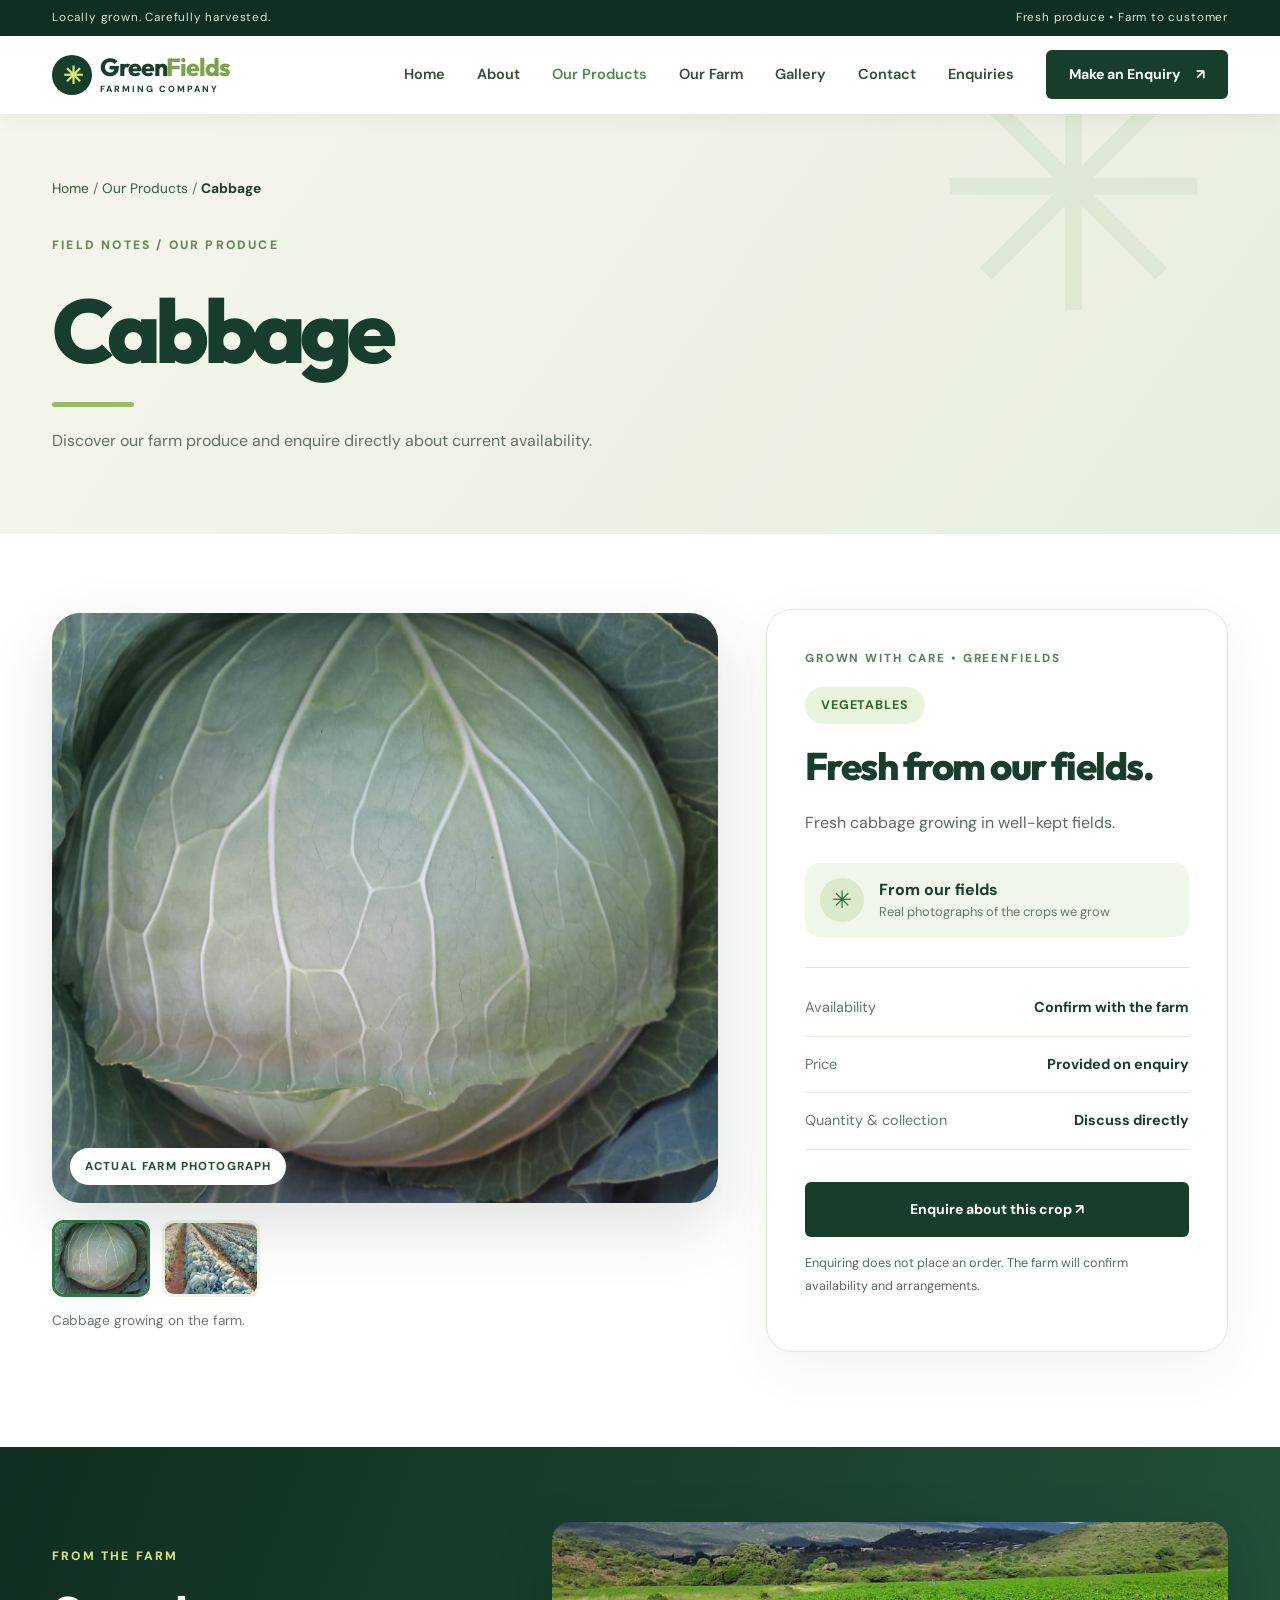
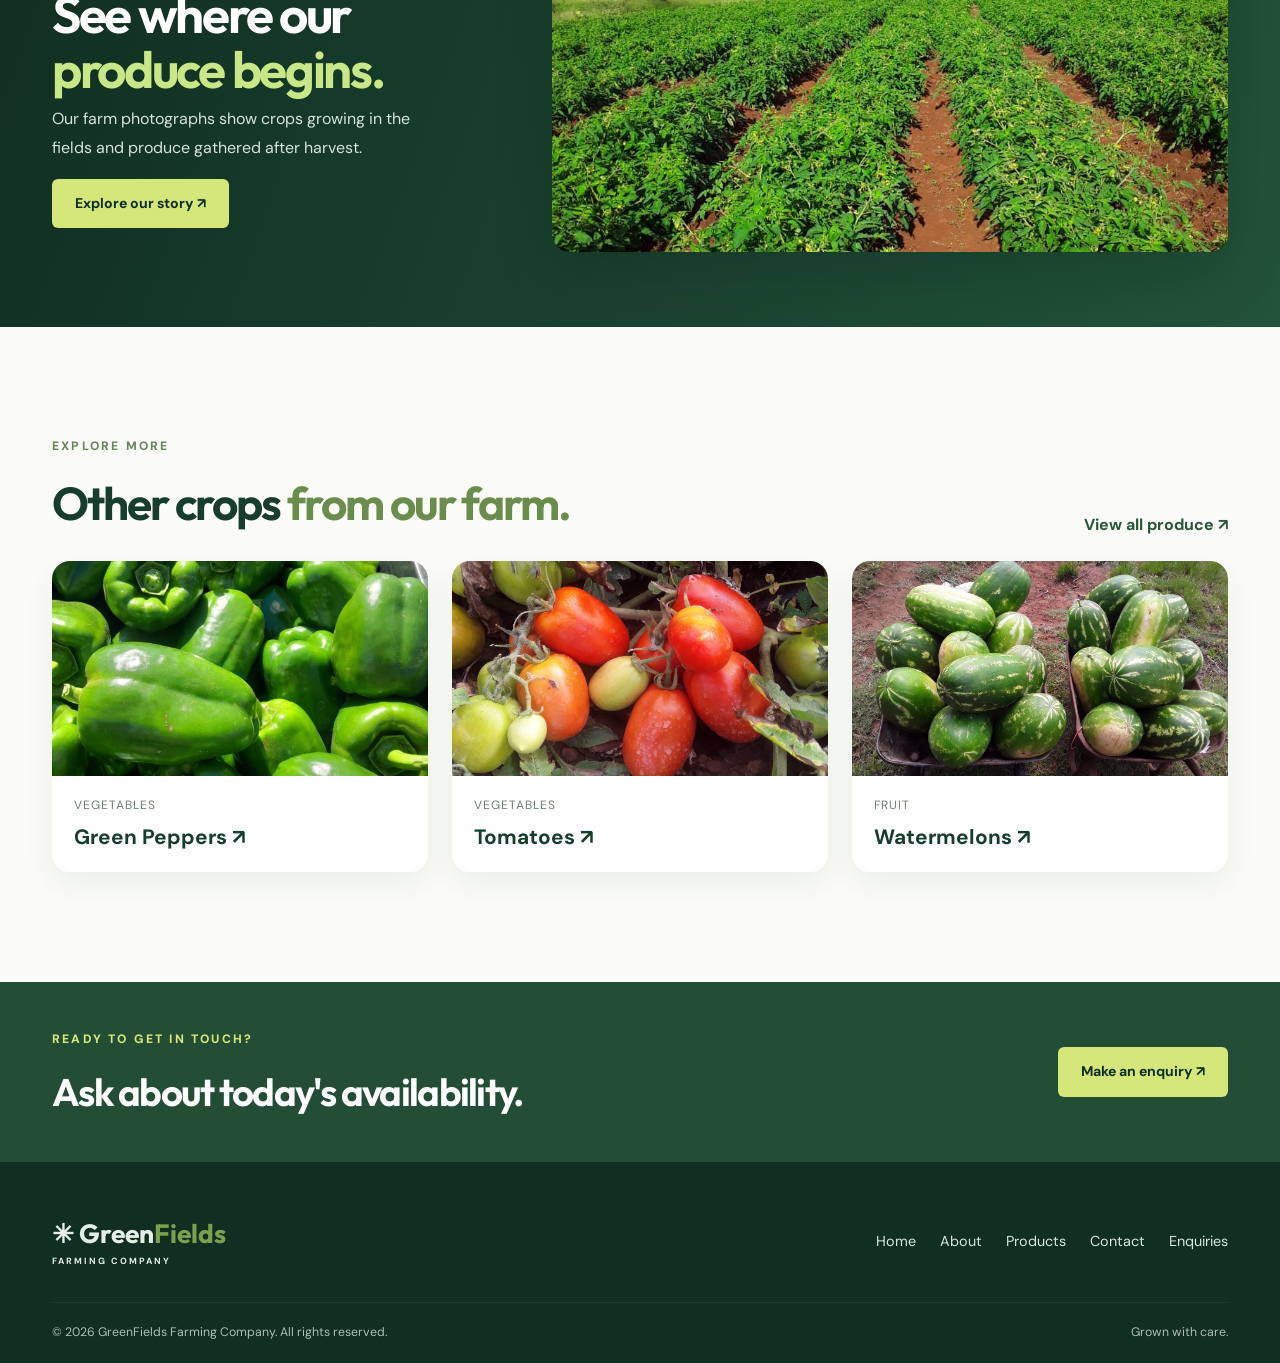
<file: product-details.html>
<!doctype html>
<html lang="en"
  ><head
    ><meta charset="utf-8" /><meta
      content="width=device-width,initial-scale=1"
      name="viewport" /><meta content="#173e2c" name="theme-color" /><meta
      content="Browse fresh farm produce from GreenFields Farming Company: cabbage, green peppers, tomatoes, watermelons, sugarcane and more."
      name="description" /><title>Our Products | GreenFields Farming Company</title
    ><link href="https://fonts.googleapis.com" rel="preconnect" /><link
      crossorigin=""
      href="https://fonts.gstatic.com"
      rel="preconnect" /><link
      href="https://fonts.googleapis.com/css2?family=DM+Sans:wght@400;500;600;700&amp;family=Outfit:wght@400;500;600;700;800&amp;display=swap"
      rel="stylesheet" /><link
      href="https://cdn.jsdelivr.net/npm/bootstrap@5.3.3/dist/css/bootstrap.min.css"
      rel="stylesheet" /><link href="assets/css/styles.css" rel="stylesheet" /><link
      href="assets/css/product-detail-premium.css"
      rel="stylesheet" /><link href="favicon.svg" rel="icon" type="image/svg+xml" /></head
  ><body>
    <a class="skip-link" href="#main">Skip to content</a
    ><div class="topbar"
      ><div class="container d-flex justify-content-between"
        ><span>Locally grown. Carefully harvested.</span
        ><span class="d-none d-sm-inline">Fresh produce • Farm to customer</span></div
      ></div
    >
    <nav aria-label="Main navigation" class="navbar navbar-expand-lg sticky-top"
      ><div class="container"
        ><a class="navbar-brand d-flex align-items-center gap-2" href="index.html"
          ><span aria-hidden="true" class="brand-icon">✳</span
          ><span
            >Green<span class="brand-accent">Fields</span><small>FARMING COMPANY</small></span
          ></a
        ><button
          aria-controls="mainNav"
          aria-expanded="false"
          aria-label="Toggle navigation"
          class="navbar-toggler"
          data-bs-target="#mainNav"
          data-bs-toggle="collapse"
          type="button"
          ><span class="navbar-toggler-icon"></span></button
        ><div class="collapse navbar-collapse" id="mainNav"
          ><ul class="navbar-nav ms-auto align-items-lg-center gap-lg-3"
            ><li class="nav-item"><a class="nav-link" href="index.html">Home</a></li
            ><li class="nav-item"><a class="nav-link" href="about.html">About</a></li
            ><li class="nav-item"
              ><a aria-current="page" class="nav-link active" href="products.html"
                >Our Products</a
              ></li
            ><li class="nav-item"><a class="nav-link" href="farm.html">Our Farm</a></li
            ><li class="nav-item"><a class="nav-link" href="gallery.html">Gallery</a></li
            ><li class="nav-item"><a class="nav-link" href="contact.html">Contact</a></li
            ><li class="nav-item"><a class="nav-link" href="enquiries.html">Enquiries</a></li></ul
          ><a class="btn btn-green ms-lg-4 mt-3 mt-lg-0" href="enquiries.html" id="navEnquiry"
            >Make an Enquiry <span aria-hidden="true">↗</span></a
          ></div
        ></div
      ></nav
    >
    <main id="main">
      <section class="detail-heading premium-detail-heading"
        ><div class="container"
          ><nav aria-label="Breadcrumb" class="detail-breadcrumb"
            ><a href="index.html">Home</a> / <a href="products.html">Our Products</a> /
            <span id="detailBreadcrumb">Cabbage</span></nav
          ><p class="eyebrow">FIELD NOTES / OUR PRODUCE</p><h1 id="detailTitle">Cabbage</h1
          ><div aria-hidden="true" class="premium-detail-line"></div
          ><p>Discover our farm produce and enquire directly about current availability.</p></div
        ></section
      >
      <section class="detail-section"
        ><div class="container"
          ><div class="row g-5 align-items-center"
            ><div class="col-lg-7"
              ><div class="detail-image-frame premium-detail-image"
                ><img
                  alt="Cabbage from the farm"
                  id="detailImage"
                  src="assets/images/cabbage.jpg"
                /><span class="detail-photo-label">ACTUAL FARM PHOTOGRAPH</span></div
              ><div
                aria-label="Product photo gallery"
                class="premium-thumbs"
                id="detailThumbs"
              ></div
              ><p class="detail-caption" id="detailCaption">Cabbage growing on the farm.</p></div
            ><div class="col-lg-5"
              ><div class="detail-info premium-detail-info"
                ><p class="premium-overline">GROWN WITH CARE • GREENFIELDS</p
                ><span class="detail-pill" id="detailCategory">Vegetables</span
                ><h2>Fresh from our fields.</h2
                ><p id="detailDescription">Cabbage growing in the fields.</p
                ><div class="premium-detail-promise"
                  ><span aria-hidden="true">✳</span
                  ><div
                    ><strong>From our fields</strong
                    ><small>Real photographs of the crops we grow</small></div
                  ></div
                ><div class="detail-divider"></div
                ><div class="detail-fact"
                  ><span>Availability</span><strong>Confirm with the farm</strong></div
                ><div class="detail-fact"
                  ><span>Price</span><strong>Provided on enquiry</strong></div
                ><div class="detail-fact"
                  ><span>Quantity &amp; collection</span><strong>Discuss directly</strong></div
                ><a
                  class="btn btn-green detail-enquire"
                  href="enquiries.html?product=Cabbage"
                  id="detailEnquiry"
                  >Enquire about this crop ↗</a
                ><p class="detail-note"
                  >Enquiring does not place an order. The farm will confirm availability and
                  arrangements.</p
                ></div
              ></div
            ></div
          ></div
        ></section
      >
      <section class="detail-process premium-detail-process"
        ><div class="container"
          ><div class="row align-items-center g-4"
            ><div class="col-lg-5"
              ><p class="eyebrow light">FROM THE FARM</p
              ><h2>See where our<br /><em>produce begins.</em></h2
              ><p
                >Our farm photographs show crops growing in the fields and produce gathered after
                harvest.</p
              ><a class="btn btn-lime" href="about.html">Explore our story ↗</a></div
            ><div class="col-lg-7"
              ><img
                alt="Green crops growing in rows on the farm"
                loading="lazy"
                src="assets/images/farm-rows.jpg" /></div></div></div
      ></section>
      <section class="detail-more section-pad premium-detail-more"
        ><div class="container"
          ><div class="d-flex flex-wrap align-items-end justify-content-between gap-3 mb-4"
            ><div
              ><p class="eyebrow">EXPLORE MORE</p
              ><h2>Other crops <span>from our farm.</span></h2></div
            ><a class="detail-all" href="products.html">View all produce ↗</a></div
          ><div class="row g-4" id="relatedProducts"></div></div
      ></section>
      <section class="detail-bottom"
        ><div
          class="container d-flex flex-column flex-lg-row justify-content-between align-items-lg-center gap-3"
          ><div
            ><p class="eyebrow light">READY TO GET IN TOUCH?</p
            ><h2>Ask about today's availability.</h2></div
          ><a class="btn btn-lime" href="enquiries.html?product=Cabbage" id="detailEnquiryBottom"
            >Make an enquiry ↗</a
          ></div
        ></section
      > </main
    ><footer
      ><div class="container"
        ><div
          class="d-flex flex-column flex-md-row justify-content-between gap-3 align-items-md-center"
          ><div class="footer-brand">✳ Green<span>Fields</span><small>FARMING COMPANY</small></div
          ><div class="footer-links"
            ><a href="index.html">Home</a><a href="about.html">About</a
            ><a href="products.html">Products</a><a href="contact.html">Contact</a
            ><a href="enquiries.html">Enquiries</a></div
          ></div
        ><hr /><div
          class="d-flex flex-column flex-md-row justify-content-between gap-2 footer-bottom"
          ><span>© <span id="year"></span> GreenFields Farming Company. All rights reserved.</span
          ><span>Grown with care.</span></div
        ></div
      ></footer
    ><script src="https://cdn.jsdelivr.net/npm/bootstrap@5.3.3/dist/js/bootstrap.bundle.min.js"></script
    ><script src="assets/js/main.js"></script
    ><script src="assets/js/product-details.js"></script
    ><script src="assets/js/product-detail-premium.js"></script></body
></html>
</file>
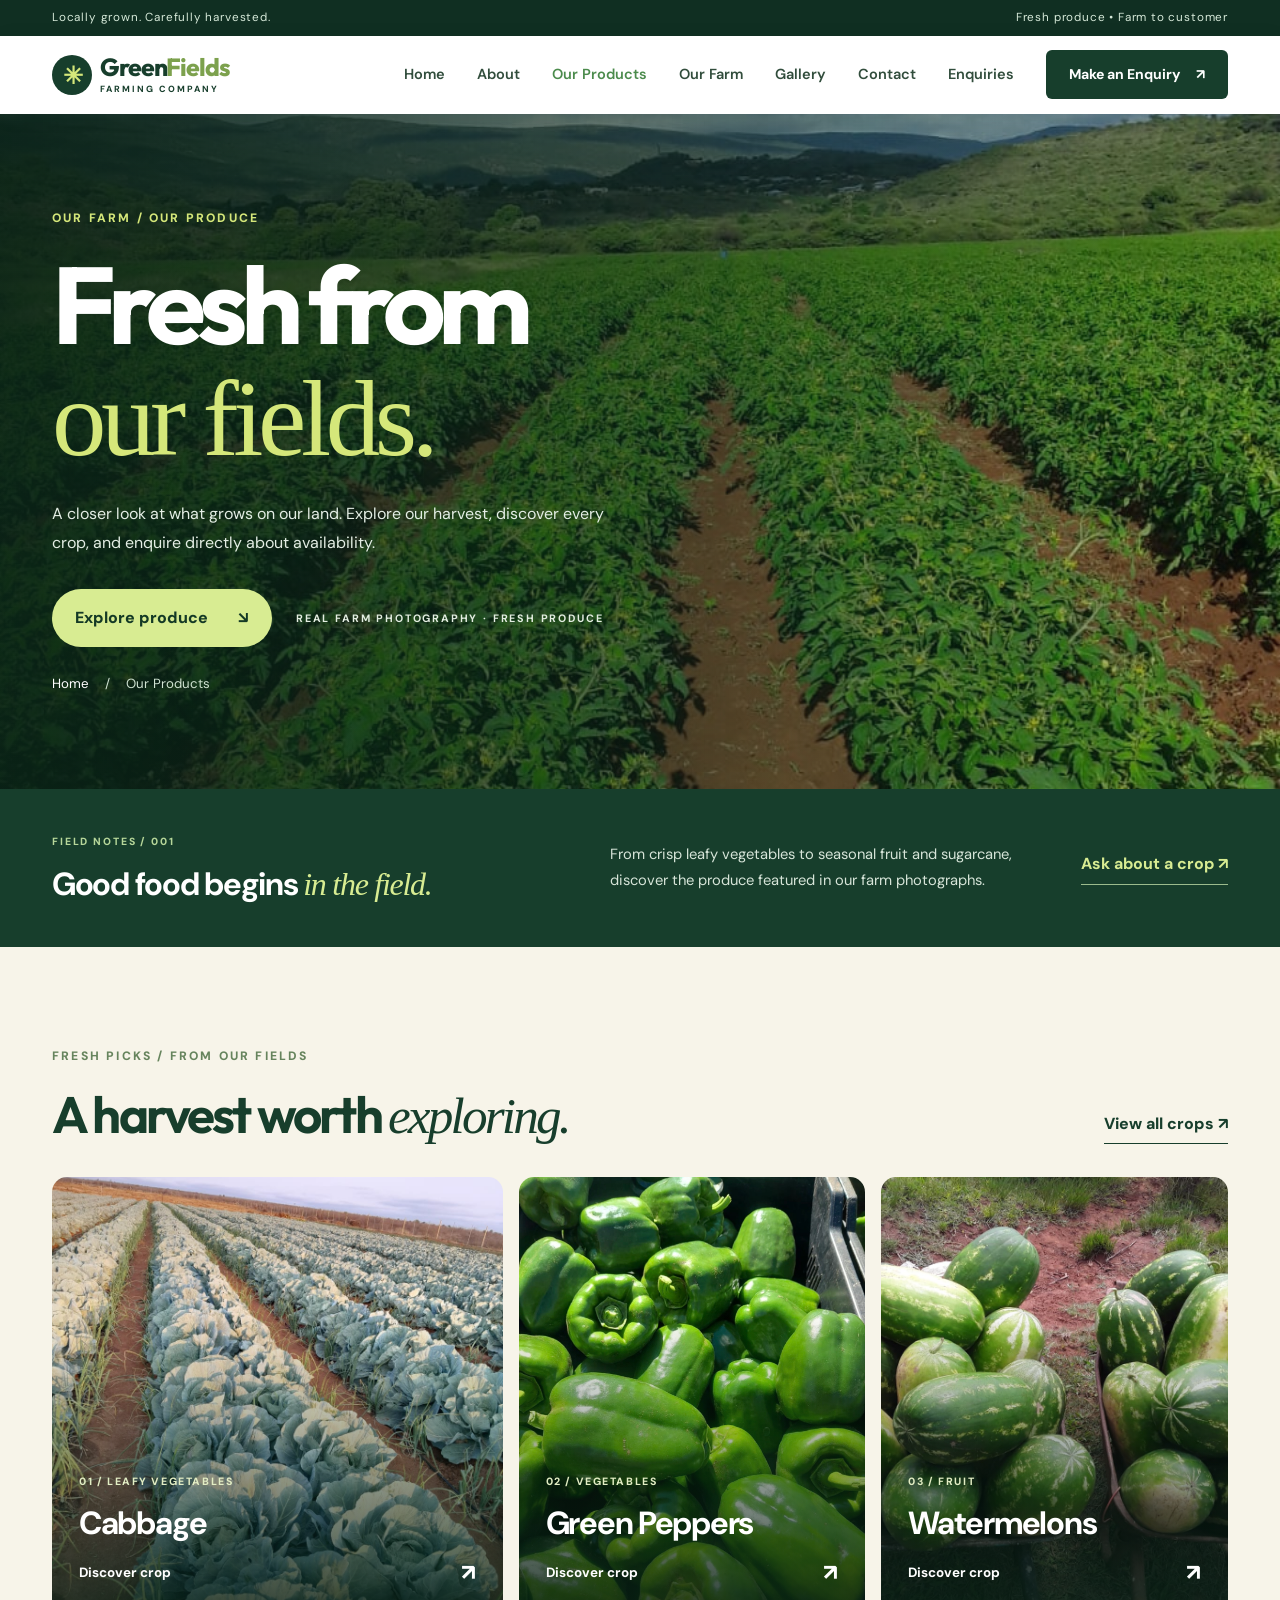
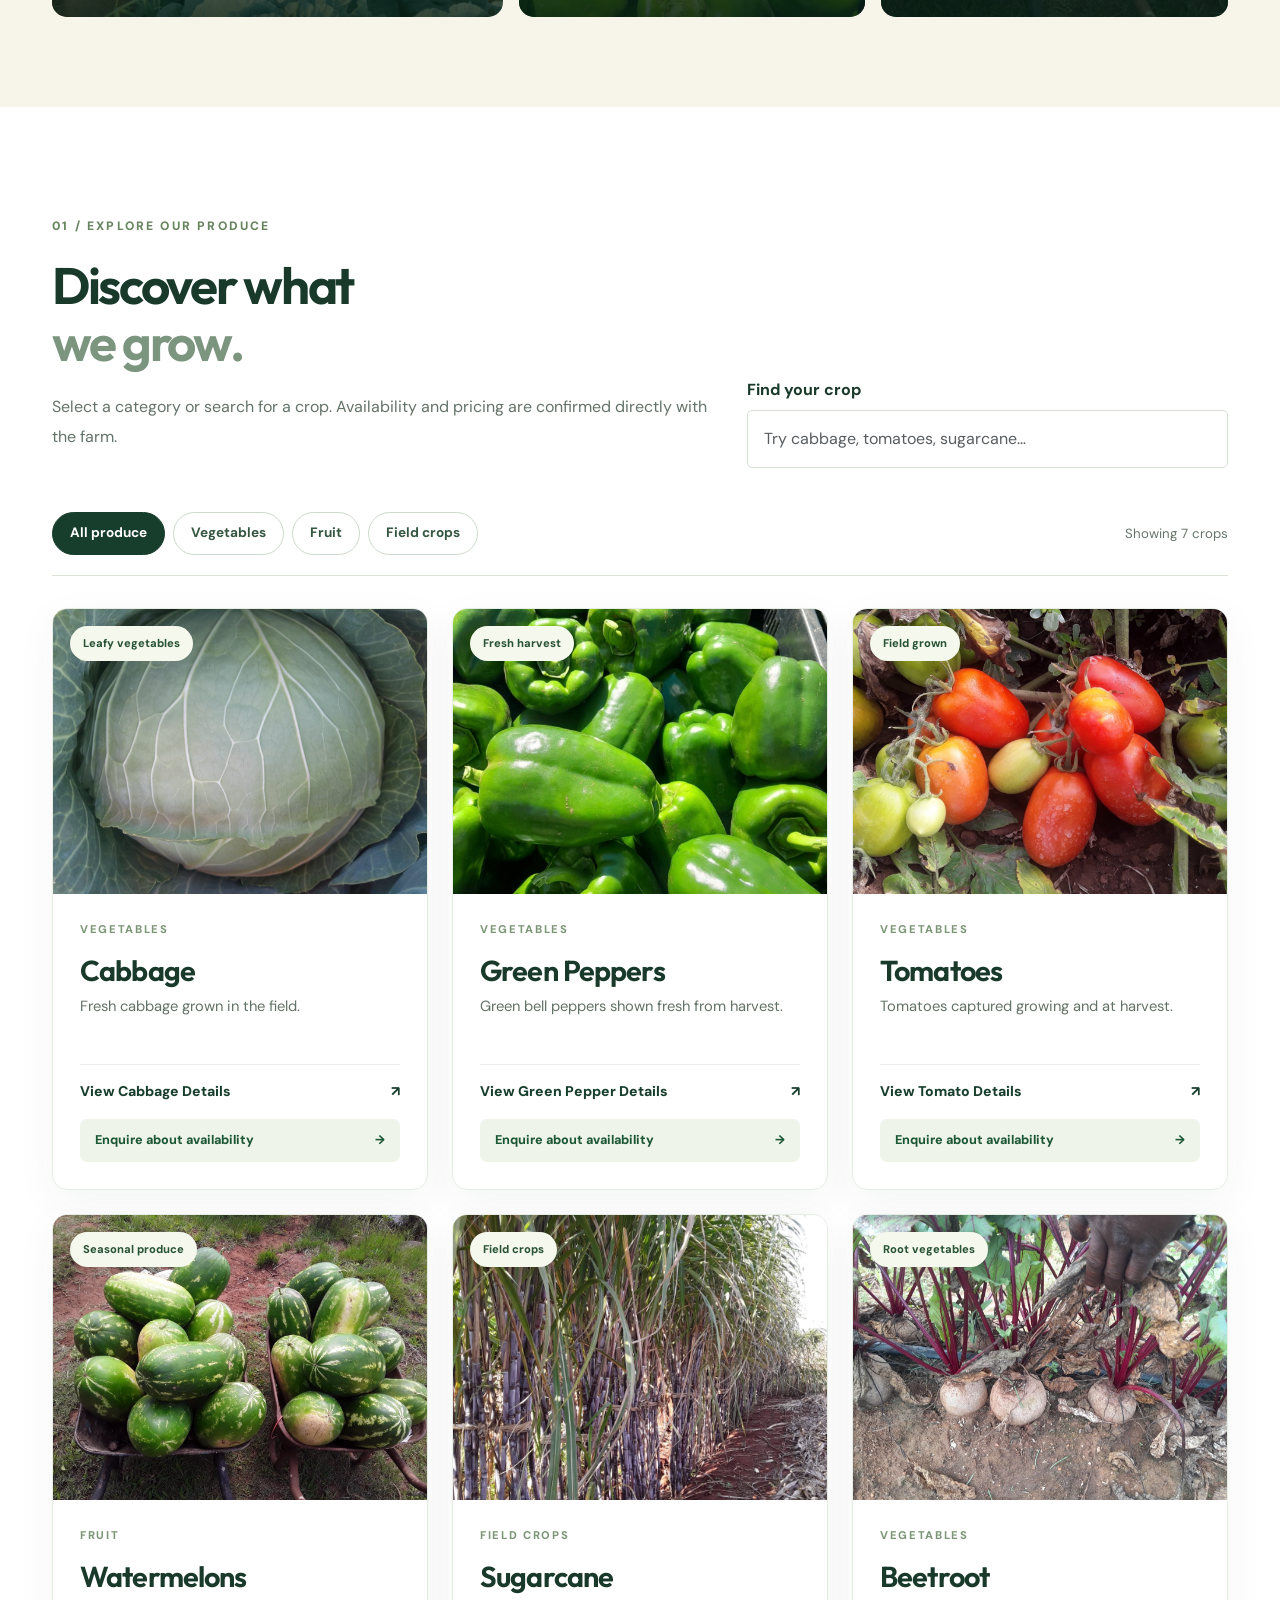
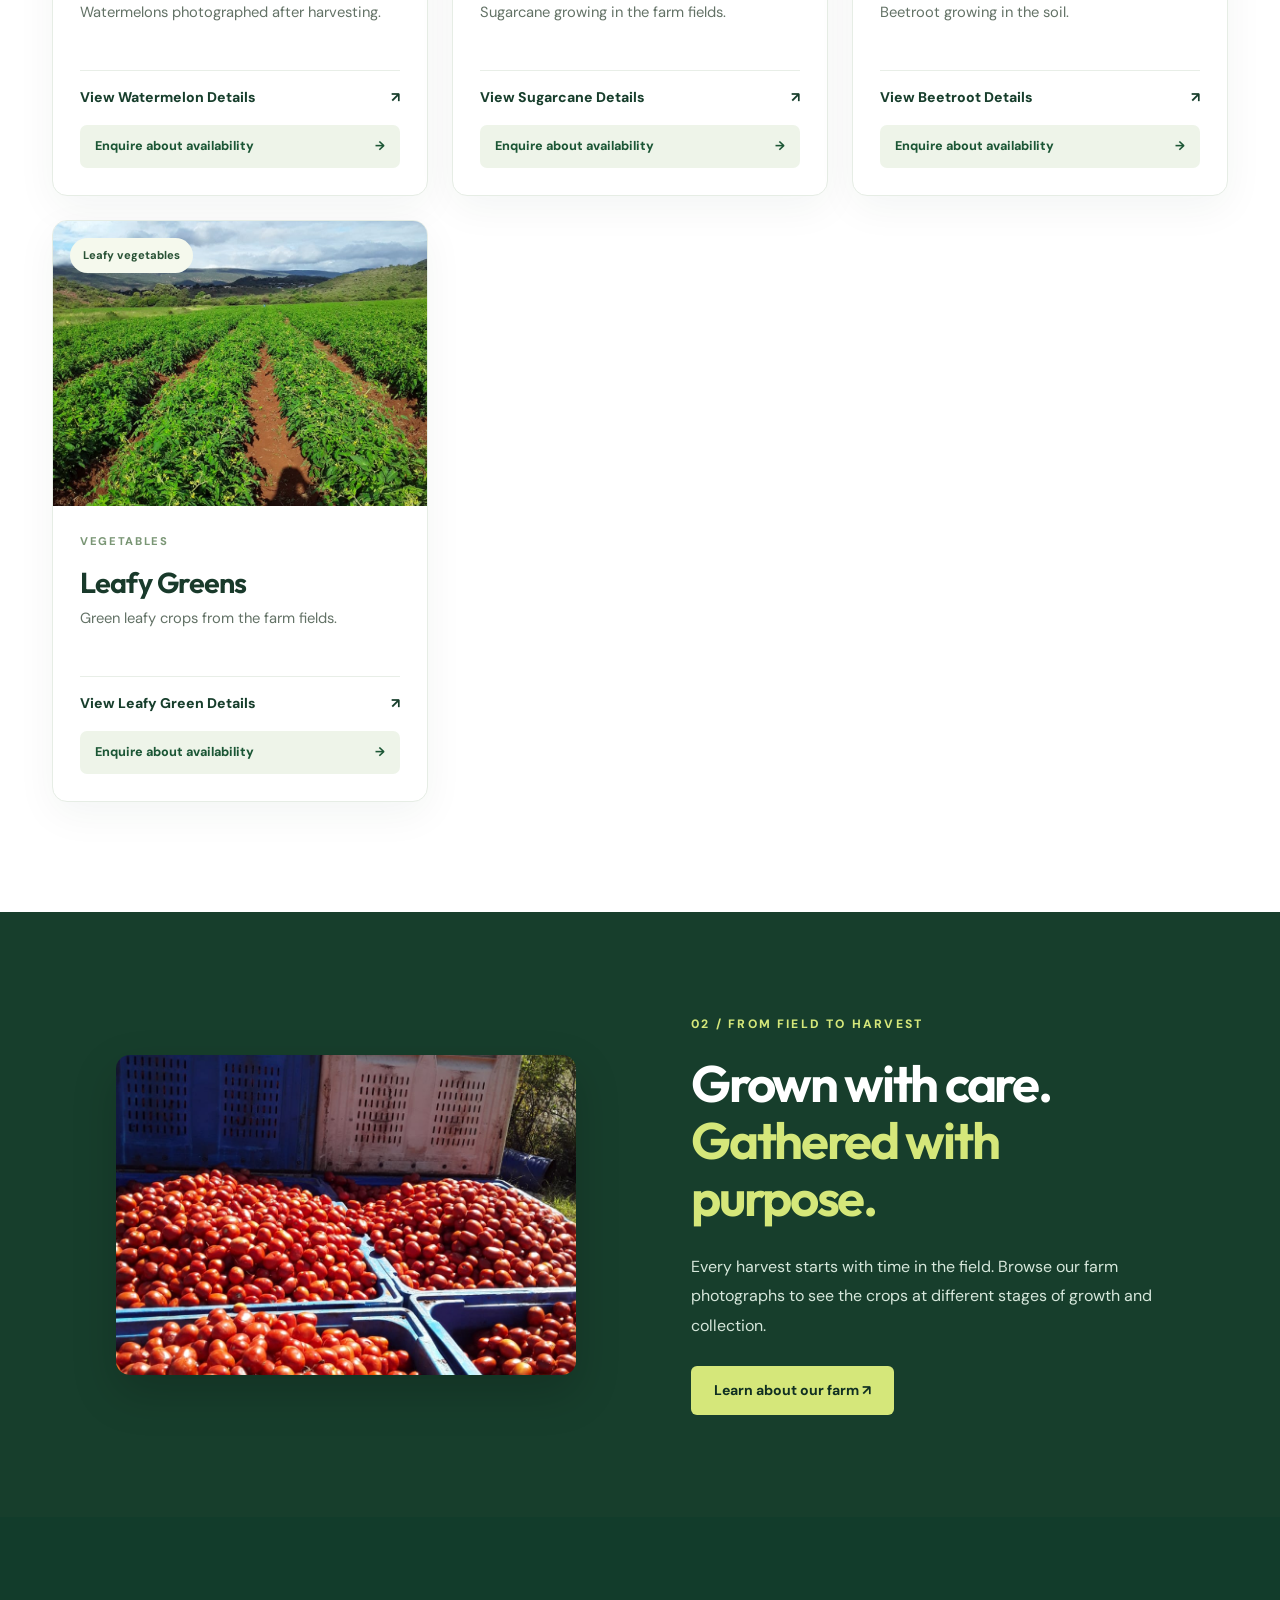
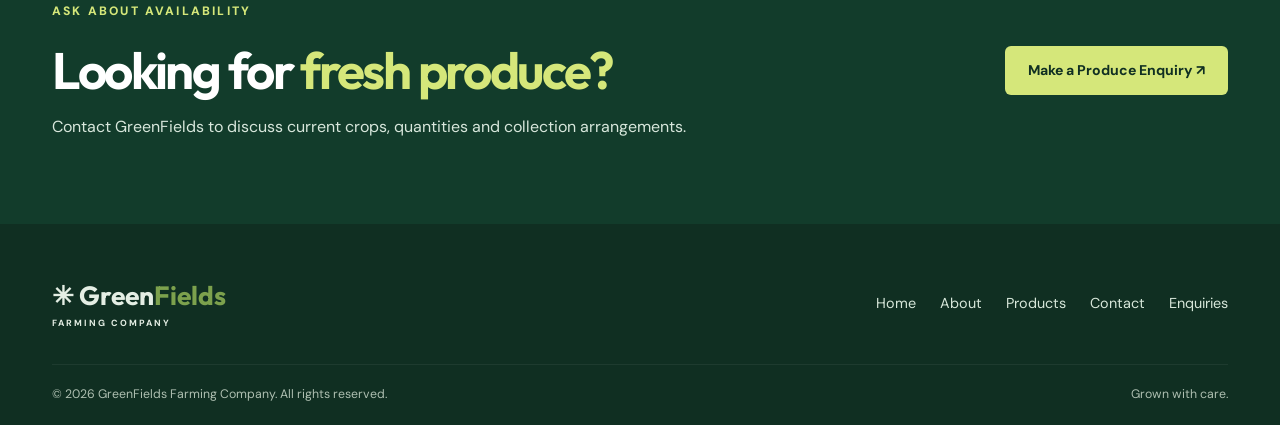
<file: products.html>
<!doctype html>
<html lang="en"
  ><head
    ><meta charset="utf-8" /><meta
      content="width=device-width,initial-scale=1"
      name="viewport" /><meta content="#173e2c" name="theme-color" /><meta
      content="Browse fresh farm produce from GreenFields Farming Company: cabbage, green peppers, tomatoes, watermelons, sugarcane and more."
      name="description" /><title>Our Products | GreenFields Farming Company</title
    ><link href="https://fonts.googleapis.com" rel="preconnect" /><link
      crossorigin=""
      href="https://fonts.gstatic.com"
      rel="preconnect" /><link
      href="https://fonts.googleapis.com/css2?family=DM+Sans:wght@400;500;600;700&amp;family=Outfit:wght@400;500;600;700;800&amp;display=swap"
      rel="stylesheet" /><link
      href="https://cdn.jsdelivr.net/npm/bootstrap@5.3.3/dist/css/bootstrap.min.css"
      rel="stylesheet" /><link href="assets/css/styles.css" rel="stylesheet" /><link
      href="assets/css/products-premium.css"
      rel="stylesheet" /><link href="favicon.svg" rel="icon" type="image/svg+xml" /></head
  ><body>
    <a class="skip-link" href="#main">Skip to content</a
    ><div class="topbar"
      ><div class="container d-flex justify-content-between"
        ><span>Locally grown. Carefully harvested.</span
        ><span class="d-none d-sm-inline">Fresh produce • Farm to customer</span></div
      ></div
    >
    <nav aria-label="Main navigation" class="navbar navbar-expand-lg sticky-top"
      ><div class="container"
        ><a class="navbar-brand d-flex align-items-center gap-2" href="index.html"
          ><span aria-hidden="true" class="brand-icon">✳</span
          ><span
            >Green<span class="brand-accent">Fields</span><small>FARMING COMPANY</small></span
          ></a
        ><button
          aria-controls="mainNav"
          aria-expanded="false"
          aria-label="Toggle navigation"
          class="navbar-toggler"
          data-bs-target="#mainNav"
          data-bs-toggle="collapse"
          type="button"
          ><span class="navbar-toggler-icon"></span></button
        ><div class="collapse navbar-collapse" id="mainNav"
          ><ul class="navbar-nav ms-auto align-items-lg-center gap-lg-3"
            ><li class="nav-item"><a class="nav-link" href="index.html">Home</a></li
            ><li class="nav-item"><a class="nav-link" href="about.html">About</a></li
            ><li class="nav-item"
              ><a aria-current="page" class="nav-link active" href="products.html"
                >Our Products</a
              ></li
            ><li class="nav-item"><a class="nav-link" href="farm.html">Our Farm</a></li
            ><li class="nav-item"><a class="nav-link" href="gallery.html">Gallery</a></li
            ><li class="nav-item"><a class="nav-link" href="contact.html">Contact</a></li
            ><li class="nav-item"><a class="nav-link" href="enquiries.html">Enquiries</a></li></ul
          ><a class="btn btn-green ms-lg-4 mt-3 mt-lg-0" href="enquiries.html" id="navEnquiry"
            >Make an Enquiry <span aria-hidden="true">↗</span></a
          ></div
        ></div
      ></nav
    >
    <main id="main"
      ><section class="catalog-hero"
        ><img alt="Rows of growing crops on the farm" src="assets/images/farm-rows.jpg" /><div
          class="catalog-hero-overlay"
        ></div
        ><div class="container catalog-hero-content"
          ><p class="eyebrow light">OUR FARM / OUR PRODUCE</p
          ><h1>Fresh from<br /><em>our fields.</em></h1
          ><p
            >A closer look at what grows on our land. Explore our harvest, discover every crop, and
            enquire directly about availability.</p
          ><div class="premium-hero-actions"
            ><a class="premium-button" href="#produce"
              >Explore produce <span aria-hidden="true">↘</span></a
            ><span class="premium-hero-note">REAL FARM PHOTOGRAPHY · FRESH PRODUCE</span></div
          ><nav aria-label="Breadcrumb"
            ><a href="index.html">Home</a> <span aria-hidden="true">/</span> Our Products</nav
          ></div
        ></section
      >
      <section aria-label="Produce highlights" class="premium-intro"
        ><div class="container"
          ><div class="premium-intro-grid"
            ><div
              ><span class="premium-mini-label">FIELD NOTES / 001</span
              ><p>Good food begins <em>in the field.</em></p></div
            ><div class="premium-intro-copy"
              >From crisp leafy vegetables to seasonal fruit and sugarcane, discover the produce
              featured in our farm photographs.</div
            ><a class="premium-intro-link" href="enquiries.html"
              >Ask about a crop <span aria-hidden="true">↗</span></a
            ></div
          ></div
        ></section
      >
      <section class="premium-spotlight"
        ><div class="container"
          ><div class="premium-spotlight-heading"
            ><div
              ><p class="eyebrow">FRESH PICKS / FROM OUR FIELDS</p
              ><h2>A harvest worth <em>exploring.</em></h2></div
            ><a href="#produce">View all crops <span aria-hidden="true">↗</span></a></div
          ><div class="premium-spotlight-grid"
            ><a
              class="premium-spotlight-card premium-spotlight-large"
              href="product-details.html?product=cabbage"
              ><img
                alt="Cabbage growing in a GreenFields field"
                loading="lazy"
                src="assets/images/hero-cabbage.jpg"
              /><span class="premium-spotlight-shade"></span
              ><span class="premium-spotlight-caption"
                ><small>01 / LEAFY VEGETABLES</small><strong>Cabbage</strong
                ><span>Discover crop <b aria-hidden="true">↗</b></span></span
              ></a
            ><a class="premium-spotlight-card" href="product-details.html?product=green-peppers"
              ><img
                alt="Green peppers from the farm"
                loading="lazy"
                src="assets/images/peppers.jpg"
              /><span class="premium-spotlight-shade"></span
              ><span class="premium-spotlight-caption"
                ><small>02 / VEGETABLES</small><strong>Green Peppers</strong
                ><span>Discover crop <b aria-hidden="true">↗</b></span></span
              ></a
            ><a class="premium-spotlight-card" href="product-details.html?product=watermelons"
              ><img
                alt="Freshly harvested watermelons"
                loading="lazy"
                src="assets/images/watermelons.jpg"
              /><span class="premium-spotlight-shade"></span
              ><span class="premium-spotlight-caption"
                ><small>03 / FRUIT</small><strong>Watermelons</strong
                ><span>Discover crop <b aria-hidden="true">↗</b></span></span
              ></a
            ></div
          ></div
        ></section
      >
      <section class="catalog-section section-pad" id="produce"
        ><div class="container"
          ><div class="row align-items-end g-3 mb-4"
            ><div class="col-lg-7"
              ><p class="eyebrow">01 / EXPLORE OUR PRODUCE</p
              ><h2>Discover what<br /><span>we grow.</span></h2
              ><p class="section-copy"
                >Select a category or search for a crop. Availability and pricing are confirmed
                directly with the farm.</p
              ></div
            ><div class="col-lg-5"
              ><label class="form-label fw-bold" for="productSearch">Find your crop</label
              ><input
                autocomplete="off"
                class="form-control catalog-search"
                id="productSearch"
                placeholder="Try cabbage, tomatoes, sugarcane…"
                type="search" /></div></div
          ><div
            class="catalog-toolbar d-flex flex-wrap align-items-center justify-content-between gap-3"
            ><div aria-label="Filter products" class="catalog-filters" role="group"
              ><button
                aria-pressed="true"
                class="catalog-filter is-active"
                data-filter="all"
                type="button"
                >All produce</button
              ><button
                aria-pressed="false"
                class="catalog-filter"
                data-filter="vegetables"
                type="button"
                >Vegetables</button
              ><button aria-pressed="false" class="catalog-filter" data-filter="fruit" type="button"
                >Fruit</button
              ><button
                aria-pressed="false"
                class="catalog-filter"
                data-filter="field-crops"
                type="button"
                >Field crops</button
              ></div
            ><p aria-live="polite" class="catalog-count mb-0" id="productCount"
              >Showing 7 crops</p
            ></div
          ><div class="row g-4 mt-2" id="productGrid"
            ><div
              class="col-sm-6 col-lg-4 product-item"
              data-category="vegetables"
              data-name="cabbage"
              ><article class="catalog-card h-100"
                ><div class="catalog-photo"
                  ><img
                    alt="Cabbage from GreenFields farm"
                    loading="lazy"
                    src="assets/images/cabbage.jpg"
                  /><span class="catalog-tag">Leafy vegetables</span></div
                ><div class="catalog-info"
                  ><p class="catalog-kicker">Vegetables</p><h2>Cabbage</h2
                  ><p>Fresh cabbage grown in the field.</p
                  ><a
                    aria-label="View Cabbage Details"
                    class="catalog-action"
                    href="product-details.html?product=cabbage"
                    >View Cabbage Details <span aria-hidden="true">↗</span></a
                  ><a class="premium-enquiry-link" href="enquiries.html"
                    >Enquire about availability <span aria-hidden="true">→</span></a
                  ></div
                ></article
              ></div
            >
            <div
              class="col-sm-6 col-lg-4 product-item"
              data-category="vegetables"
              data-name="green peppers"
              ><article class="catalog-card h-100"
                ><div class="catalog-photo"
                  ><img
                    alt="Green Peppers from GreenFields farm"
                    loading="lazy"
                    src="assets/images/peppers.jpg"
                  /><span class="catalog-tag">Fresh harvest</span></div
                ><div class="catalog-info"
                  ><p class="catalog-kicker">Vegetables</p><h2>Green Peppers</h2
                  ><p>Green bell peppers shown fresh from harvest.</p
                  ><a
                    aria-label="View Green Pepper Details"
                    class="catalog-action"
                    href="product-details.html?product=green-peppers"
                    >View Green Pepper Details <span aria-hidden="true">↗</span></a
                  ><a class="premium-enquiry-link" href="enquiries.html"
                    >Enquire about availability <span aria-hidden="true">→</span></a
                  ></div
                ></article
              ></div
            >
            <div
              class="col-sm-6 col-lg-4 product-item"
              data-category="vegetables"
              data-name="tomatoes"
              ><article class="catalog-card h-100"
                ><div class="catalog-photo"
                  ><img
                    alt="Tomatoes from GreenFields farm"
                    loading="lazy"
                    src="assets/images/tomatoes.jpg"
                  /><span class="catalog-tag">Field grown</span></div
                ><div class="catalog-info"
                  ><p class="catalog-kicker">Vegetables</p><h2>Tomatoes</h2
                  ><p>Tomatoes captured growing and at harvest.</p
                  ><a
                    aria-label="View Tomato Details"
                    class="catalog-action"
                    href="product-details.html?product=tomatoes"
                    >View Tomato Details <span aria-hidden="true">↗</span></a
                  ><a class="premium-enquiry-link" href="enquiries.html"
                    >Enquire about availability <span aria-hidden="true">→</span></a
                  ></div
                ></article
              ></div
            >
            <div
              class="col-sm-6 col-lg-4 product-item"
              data-category="fruit"
              data-name="watermelons"
              ><article class="catalog-card h-100"
                ><div class="catalog-photo"
                  ><img
                    alt="Watermelons from GreenFields farm"
                    loading="lazy"
                    src="assets/images/watermelons.jpg"
                  /><span class="catalog-tag">Seasonal produce</span></div
                ><div class="catalog-info"
                  ><p class="catalog-kicker">Fruit</p><h2>Watermelons</h2
                  ><p>Watermelons photographed after harvesting.</p
                  ><a
                    aria-label="View Watermelon Details"
                    class="catalog-action"
                    href="product-details.html?product=watermelons"
                    >View Watermelon Details <span aria-hidden="true">↗</span></a
                  ><a class="premium-enquiry-link" href="enquiries.html"
                    >Enquire about availability <span aria-hidden="true">→</span></a
                  ></div
                ></article
              ></div
            >
            <div
              class="col-sm-6 col-lg-4 product-item"
              data-category="field-crops"
              data-name="sugarcane"
              ><article class="catalog-card h-100"
                ><div class="catalog-photo"
                  ><img
                    alt="Sugarcane from GreenFields farm"
                    loading="lazy"
                    src="assets/images/sugarcane.jpg"
                  /><span class="catalog-tag">Field crops</span></div
                ><div class="catalog-info"
                  ><p class="catalog-kicker">Field Crops</p><h2>Sugarcane</h2
                  ><p>Sugarcane growing in the farm fields.</p
                  ><a
                    aria-label="View Sugarcane Details"
                    class="catalog-action"
                    href="product-details.html?product=sugarcane"
                    >View Sugarcane Details <span aria-hidden="true">↗</span></a
                  ><a class="premium-enquiry-link" href="enquiries.html"
                    >Enquire about availability <span aria-hidden="true">→</span></a
                  ></div
                ></article
              ></div
            >
            <div
              class="col-sm-6 col-lg-4 product-item"
              data-category="vegetables"
              data-name="beetroot"
              ><article class="catalog-card h-100"
                ><div class="catalog-photo"
                  ><img
                    alt="Beetroot from GreenFields farm"
                    loading="lazy"
                    src="assets/images/beetroot.jpg"
                  /><span class="catalog-tag">Root vegetables</span></div
                ><div class="catalog-info"
                  ><p class="catalog-kicker">Vegetables</p><h2>Beetroot</h2
                  ><p>Beetroot growing in the soil.</p
                  ><a
                    aria-label="View Beetroot Details"
                    class="catalog-action"
                    href="product-details.html?product=beetroot"
                    >View Beetroot Details <span aria-hidden="true">↗</span></a
                  ><a class="premium-enquiry-link" href="enquiries.html"
                    >Enquire about availability <span aria-hidden="true">→</span></a
                  ></div
                ></article
              ></div
            >
            <div
              class="col-sm-6 col-lg-4 product-item"
              data-category="vegetables"
              data-name="leafy greens"
              ><article class="catalog-card h-100"
                ><div class="catalog-photo"
                  ><img
                    alt="Leafy Greens from GreenFields farm"
                    loading="lazy"
                    src="assets/images/farm-rows.jpg"
                  /><span class="catalog-tag">Leafy vegetables</span></div
                ><div class="catalog-info"
                  ><p class="catalog-kicker">Vegetables</p><h2>Leafy Greens</h2
                  ><p>Green leafy crops from the farm fields.</p
                  ><a
                    aria-label="View Leafy Green Details"
                    class="catalog-action"
                    href="product-details.html?product=leafy-greens"
                    >View Leafy Green Details <span aria-hidden="true">↗</span></a
                  ><a class="premium-enquiry-link" href="enquiries.html"
                    >Enquire about availability <span aria-hidden="true">→</span></a
                  ></div
                ></article
              ></div
            ></div
          ><div class="catalog-empty" hidden="" id="catalogEmpty"
            ><h3>No matching produce found</h3><p>Try another crop name or choose “All produce”.</p
            ><button class="btn btn-green" id="clearFilters" type="button"
              >Clear filters</button
            ></div
          ></div
        ></section
      >
      <section class="catalog-feature"
        ><div class="container"
          ><div class="row g-0 align-items-stretch"
            ><div class="col-lg-6"
              ><img
                alt="Harvested tomatoes in crates"
                loading="lazy"
                src="assets/images/tomato-harvest.jpg" /></div
            ><div class="col-lg-6 catalog-feature-text"
              ><p class="eyebrow light">02 / FROM FIELD TO HARVEST</p
              ><h2>Grown with care.<br /><span>Gathered with purpose.</span></h2
              ><p
                >Every harvest starts with time in the field. Browse our farm photographs to see the
                crops at different stages of growth and collection.</p
              ><a class="btn btn-lime" href="about.html">Learn about our farm ↗</a></div
            ></div
          ></div
        ></section
      >
      <section class="catalog-cta"
        ><div
          class="container d-flex flex-column flex-lg-row justify-content-between align-items-lg-center gap-4"
          ><div
            ><p class="eyebrow light">ASK ABOUT AVAILABILITY</p
            ><h2>Looking for <em>fresh produce?</em></h2
            ><p
              >Contact GreenFields to discuss current crops, quantities and collection
              arrangements.</p
            ></div
          ><a class="btn btn-lime" href="enquiries.html" id="contactEnquiry"
            >Make a Produce Enquiry ↗</a
          ></div
        ></section
      ></main
    >
    <footer
      ><div class="container"
        ><div
          class="d-flex flex-column flex-md-row justify-content-between gap-3 align-items-md-center"
          ><div class="footer-brand">✳ Green<span>Fields</span><small>FARMING COMPANY</small></div
          ><div class="footer-links"
            ><a href="index.html">Home</a><a href="about.html">About</a
            ><a href="products.html">Products</a><a href="contact.html">Contact</a
            ><a href="enquiries.html">Enquiries</a></div
          ></div
        ><hr /><div
          class="d-flex flex-column flex-md-row justify-content-between gap-2 footer-bottom"
          ><span>© <span id="year"></span> GreenFields Farming Company. All rights reserved.</span
          ><span>Grown with care.</span></div
        ></div
      ></footer
    ><script src="https://cdn.jsdelivr.net/npm/bootstrap@5.3.3/dist/js/bootstrap.bundle.min.js"></script
    ><script src="assets/js/main.js"></script
    ><script src="assets/js/products.js"></script
    ><script src="assets/js/products-premium.js"></script></body
></html>
</file>
<file: assets/css/styles.css>
:root {
  --green: #173e2c;
  --deep: #102f22;
  --lime: #d5e77a;
  --cream: #f8f8f1;
  --muted: #66756b;
  --ink: #193a2b;
}
* {
  box-sizing: border-box;
}
html {
  scroll-behavior: smooth;
  scroll-padding-top: 90px;
}
body {
  font-family: 'DM Sans', sans-serif;
  color: var(--ink);
  background: #fff;
}
h1,
h2,
h3,
.navbar-brand {
  font-family: Outfit, sans-serif;
}
h2 {
  font-size: clamp(2.2rem, 4vw, 3.9rem);
  font-weight: 650;
  letter-spacing: -0.045em;
  line-height: 1.12;
}
h2 span {
  color: #7c957f;
}
a {
  text-decoration: none;
}
.container {
  max-width: 1200px;
}
.topbar {
  background: var(--deep);
  color: #d6e9d9;
  font-size: 0.73rem;
  letter-spacing: 0.07em;
  padding: 9px 0;
}
.navbar {
  background: #fff;
  box-shadow: 0 3px 20px #102f2210;
  padding: 14px 0;
}
.navbar-brand {
  font-size: 1.55rem;
  font-weight: 750;
  letter-spacing: -0.045em;
  color: var(--green);
  line-height: 1;
}
.brand-icon {
  background: var(--green);
  color: var(--lime);
  height: 40px;
  width: 40px;
  display: grid;
  place-items: center;
  border-radius: 50%;
  font-size: 1.5rem;
}
.brand-accent,
.footer-brand span {
  color: #7ca14d;
}
.navbar-brand small,
.footer-brand small {
  display: block;
  font-family: 'DM Sans', sans-serif;
  font-size: 0.56rem;
  font-weight: 700;
  letter-spacing: 0.22em;
  margin-top: 5px;
}
.nav-link {
  color: #314d3c;
  font-size: 0.91rem;
  font-weight: 600;
}
.nav-link:hover,
.nav-link.active {
  color: #4b8b4c !important;
}
.btn {
  border-radius: 6px;
  font-weight: 700;
  font-size: 0.88rem;
  padding: 13px 22px;
  transition:
    transform 0.2s,
    background 0.2s;
}
.btn:hover {
  transform: translateY(-2px);
}
.btn-green {
  background: var(--green);
  color: white;
}
.btn-green:hover {
  background: #24583d;
  color: white;
}
.btn-lime {
  background: var(--lime);
  color: var(--deep);
}
.btn-lime:hover {
  background: #e7f5a2;
  color: var(--deep);
}
.btn-outline-light-custom {
  border: 1px solid #ffffffaa;
  color: #fff;
}
.btn-outline-light-custom:hover {
  background: white;
  color: var(--deep);
}
.btn span {
  margin-left: 12px;
}
.hero {
  min-height: 660px;
  height: min(82vh, 820px);
  position: relative;
  display: flex;
  align-items: center;
  color: #fff;
}
.hero-image,
.hero-shade {
  position: absolute;
  inset: 0;
  width: 100%;
  height: 100%;
}
.hero-image {
  object-fit: cover;
  object-position: center 45%;
}
.hero-shade {
  background:
    linear-gradient(90deg, #0b241bdd 0%, #0b241ba6 43%, #0b241b25 100%),
    linear-gradient(0deg, #0b241b7d, transparent 30%);
}
.hero-content {
  position: relative;
  z-index: 1;
  padding-bottom: 35px;
}
.eyebrow {
  font-size: 0.76rem;
  font-weight: 800;
  letter-spacing: 0.18em;
  color: #66845d;
  margin-bottom: 22px;
}
.eyebrow.light {
  color: var(--lime);
}
.eyebrow-line {
  display: inline-block;
  width: 23px;
  height: 2px;
  background: var(--lime);
  vertical-align: middle;
  margin-right: 8px;
}
.hero h1 {
  font-size: clamp(3.3rem, 7.2vw, 6.8rem);
  font-weight: 650;
  line-height: 1.02;
  letter-spacing: -0.065em;
  margin-bottom: 24px;
}
.hero h1 em,
.farm-content h2 em,
.contact-section h2 em {
  color: var(--lime);
  font-style: normal;
}
.hero-description {
  max-width: 520px;
  color: #e0e9e0;
  font-size: 1.13rem;
  line-height: 1.75;
  margin-bottom: 34px;
}
.hero-footer {
  position: absolute;
  bottom: 28px;
  left: 0;
  right: 0;
  z-index: 1;
  font-size: 0.69rem;
  letter-spacing: 0.16em;
  color: #d5e4d6;
}
.hero-footer a {
  color: inherit;
}
.intro-strip {
  background: var(--cream);
}
.strip-item {
  display: flex;
  align-items: center;
  gap: 20px;
  padding: 28px 30px;
  border-right: 1px solid #e0e6db;
}
.strip-item:last-child {
  border: 0;
}
.strip-icon {
  color: #4d8652;
  font-size: 2rem;
}
.strip-item strong {
  font-family: Outfit, sans-serif;
  font-size: 1.08rem;
}
.strip-item p {
  font-size: 0.82rem;
  color: var(--muted);
  margin: 3px 0 0;
}
.section-pad {
  padding: 110px 0;
}
.about-photo-wrap {
  position: relative;
}
.about-photo-wrap img {
  display: block;
  width: 100%;
  height: 550px;
  object-fit: cover;
  border-radius: 6px;
}
.photo-label {
  position: absolute;
  bottom: 25px;
  left: 25px;
  background: #fff;
  padding: 15px 20px;
  border-radius: 4px;
  font-size: 0.7rem;
  font-weight: 800;
  letter-spacing: 0.12em;
}
.label-dot {
  display: inline-block;
  background: #6a994c;
  width: 9px;
  height: 9px;
  border-radius: 50%;
  margin-right: 8px;
}
.section-copy {
  font-size: 1rem;
  line-height: 1.9;
  color: #647369;
  margin-top: 20px;
}
.text-link {
  color: var(--green);
  font-weight: 800;
  display: inline-block;
  border-bottom: 2px solid #94b36e;
  padding-bottom: 7px;
  margin-top: 16px;
}
.text-link span {
  margin-left: 15px;
}
.produce-section {
  background: var(--cream);
}
.section-heading {
  margin-bottom: 40px;
}
.product-card {
  background: white;
  border-radius: 6px;
  overflow: hidden;
  height: 100%;
  box-shadow: 0 6px 25px #1c3e2610;
  transition: transform 0.2s;
}
.product-card:hover {
  transform: translateY(-5px);
}
.product-card img {
  width: 100%;
  height: 270px;
  object-fit: cover;
}
.product-card-body {
  padding: 23px 24px 26px;
}
.product-card-body > span {
  color: #8a9b83;
  font-size: 0.67rem;
  letter-spacing: 0.13em;
  font-weight: 800;
}
.product-card h3 {
  font-size: 1.55rem;
  font-weight: 650;
  margin: 8px 0 13px;
}
.product-card a {
  color: #437749;
  font-size: 0.86rem;
  font-weight: 800;
}
.farm-section {
  display: grid;
  grid-template-columns: 1fr 1fr;
  min-height: 550px;
  background: var(--green);
}
.farm-visual img {
  height: 100%;
  width: 100%;
  object-fit: cover;
}
.farm-content {
  padding: 90px clamp(30px, 8vw, 125px);
  color: white;
  display: flex;
  flex-direction: column;
  align-items: flex-start;
  justify-content: center;
}
.farm-content h2 {
  font-size: clamp(2.8rem, 5vw, 5.2rem);
  margin-bottom: 22px;
}
.farm-content p:not(.eyebrow) {
  color: #d3e3d8;
  line-height: 1.8;
  max-width: 480px;
}
.farm-content .btn {
  margin-top: 20px;
}
.harvest-photo {
  width: 100%;
  height: 470px;
  object-fit: cover;
  border-radius: 6px;
}
.contact-section {
  padding: 90px 0;
  background: #244c33;
  color: #fff;
}
.contact-section h2 {
  max-width: 720px;
}
.contact-section p:not(.eyebrow) {
  color: #d7e6d9;
}
footer {
  background: var(--deep);
  color: #e4eee4;
  padding: 55px 0 22px;
}
.footer-brand {
  font:
    700 1.65rem Outfit,
    sans-serif;
}
.footer-links {
  display: flex;
  flex-wrap: wrap;
  gap: 24px;
}
.footer-links a {
  color: #d7e7da;
  font-size: 0.9rem;
}
footer hr {
  border-color: #ffffff3b;
  margin: 35px 0 20px;
}
.footer-bottom {
  color: #aebfb1;
  font-size: 0.77rem;
}
.skip-link {
  position: absolute;
  left: -9999px;
  top: 0;
  z-index: 9999;
  background: white;
  color: black;
  padding: 12px;
}
.skip-link:focus {
  left: 0;
}
@media (max-width: 991px) {
  .farm-section {
    grid-template-columns: 1fr;
  }
  .farm-visual img {
    height: 400px;
  }
  .farm-content {
    padding: 65px 35px;
  }
  .hero {
    min-height: 600px;
  }
  .strip-item {
    padding: 22px 15px;
  }
  .about-photo-wrap img {
    height: 420px;
  }
}
@media (max-width: 767px) {
  .section-pad {
    padding: 70px 0;
  }
  .hero {
    min-height: 610px;
    height: auto;
  }
  .hero-content {
    padding-top: 80px;
    padding-bottom: 95px;
  }
  .hero h1 {
    font-size: clamp(3rem, 13vw, 4.5rem);
  }
  .hero-footer {
    font-size: 0.56rem;
  }
  .strip-item {
    border-right: 0;
    border-bottom: 1px solid #e0e6db;
  }
  .about-photo-wrap img,
  .harvest-photo {
    height: 350px;
  }
  .product-card img {
    height: 245px;
  }
  .contact-section {
    padding: 65px 0;
  }
  .topbar {
    font-size: 0.65rem;
  }
}
@media (prefers-reduced-motion: reduce) {
  html {
    scroll-behavior: auto;
  }
  *,
  *:before,
  *:after {
    transition: none !important;
  }
}
/* PAGE 2: ABOUT US */
.about-hero {
  min-height: 520px;
  position: relative;
  display: flex;
  align-items: center;
  color: #fff;
  overflow: hidden;
}
.about-hero > img,
.about-hero-shade {
  position: absolute;
  inset: 0;
  width: 100%;
  height: 100%;
}
.about-hero > img {
  object-fit: cover;
  object-position: center 52%;
}
.about-hero-shade {
  background: linear-gradient(90deg, #0b241bf0, #0b241ba8 58%, #0b241b44);
}
.about-hero-inner {
  position: relative;
  z-index: 1;
  padding-top: 75px;
  padding-bottom: 65px;
}
.about-hero h1 {
  font-family: Outfit, sans-serif;
  font-size: clamp(3rem, 6.5vw, 6rem);
  font-weight: 650;
  letter-spacing: -0.055em;
  line-height: 1.06;
}
.about-hero h1 em,
.story-copy h2 em {
  font-style: normal;
  color: var(--lime);
}
.about-hero p:not(.eyebrow) {
  max-width: 560px;
  color: #e0ece0;
  line-height: 1.8;
  font-size: 1.07rem;
  margin: 24px 0;
}
.about-hero nav {
  font-size: 0.82rem;
  color: #cbdcc9;
}
.about-hero nav a {
  color: #fff;
}
.about-hero nav span {
  margin-left: 8px;
}
.about-values {
  background: var(--cream);
}
.value-card {
  background: #fff;
  border: 1px solid #e7ede5;
  padding: 34px;
  min-height: 290px;
  height: 100%;
  position: relative;
}
.value-number {
  font-size: 0.75rem;
  letter-spacing: 0.12em;
  color: #7c987a;
  font-weight: 800;
}
.value-symbol {
  font-size: 2.6rem;
  color: #719d5a;
  margin: 12px 0 22px;
}
.value-card h3 {
  font-size: 1.55rem;
  font-weight: 650;
}
.value-card p {
  color: var(--muted);
  line-height: 1.8;
  margin-bottom: 0;
}
.about-image-story {
  display: grid;
  grid-template-columns: 1fr 1fr;
  background: var(--green);
  color: #fff;
}
.story-photo img {
  display: block;
  width: 100%;
  height: 100%;
  min-height: 540px;
  object-fit: cover;
}
.story-copy {
  padding: 90px clamp(35px, 7vw, 110px);
  align-self: center;
}
.story-copy h2 {
  font-size: clamp(2.7rem, 4.5vw, 4.7rem);
}
.story-copy p:not(.eyebrow) {
  color: #d6e7db;
  line-height: 1.9;
}
.story-copy .btn {
  margin-top: 18px;
}
.about-crop-grid {
  display: grid;
  grid-template-columns: 1fr 1fr;
  gap: 12px;
}
.about-crop-grid img {
  width: 100%;
  height: 230px;
  object-fit: cover;
  border-radius: 4px;
}
@media (max-width: 991px) {
  .about-image-story {
    grid-template-columns: 1fr;
  }
  .story-photo img {
    height: 390px;
    min-height: 0;
  }
  .story-copy {
    padding: 65px 35px;
  }
}
@media (max-width: 575px) {
  .about-hero {
    min-height: 490px;
  }
  .about-crop-grid img {
    height: 150px;
  }
  .value-card {
    min-height: 0;
  }
}
/* PAGE 3: PRODUCT CATALOG */
.catalog-hero {
  min-height: 490px;
  position: relative;
  display: flex;
  align-items: center;
  color: #fff;
  overflow: hidden;
}
.catalog-hero > img,
.catalog-hero-overlay {
  position: absolute;
  inset: 0;
  width: 100%;
  height: 100%;
}
.catalog-hero > img {
  object-fit: cover;
}
.catalog-hero-overlay {
  background: linear-gradient(90deg, #102b21f0, #102b21a0 65%, #102b2155);
}
.catalog-hero-content {
  position: relative;
  z-index: 1;
  padding: 75px 12px;
}
.catalog-hero h1 {
  font-size: clamp(3.3rem, 7vw, 6.3rem);
  font-weight: 700;
  letter-spacing: -0.06em;
  line-height: 1.02;
}
.catalog-hero h1 em,
.catalog-cta h2 em {
  font-style: normal;
  color: var(--lime);
}
.catalog-hero p:not(.eyebrow) {
  max-width: 560px;
  line-height: 1.8;
  color: #e4eee5;
  margin: 25px 0;
}
.catalog-hero nav {
  font-size: 0.83rem;
  color: #d0e3d2;
}
.catalog-hero nav a {
  color: white;
}
.catalog-hero nav span {
  margin: 0 12px;
}
.catalog-section {
  background: var(--cream);
}
.catalog-search {
  border: 1px solid #d6e1d6;
  padding: 16px;
  border-radius: 5px;
}
.catalog-search:focus {
  border-color: #39734d;
  box-shadow: 0 0 0 3px #39734d22;
}
.catalog-toolbar {
  border-bottom: 1px solid #dce4d8;
  padding: 20px 0;
}
.catalog-filters {
  display: flex;
  flex-wrap: wrap;
  gap: 8px;
}
.catalog-filter {
  border: 1px solid #cbdacb;
  border-radius: 100px;
  background: white;
  padding: 10px 17px;
  font-size: 0.85rem;
  font-weight: 700;
  color: #355640;
}
.catalog-filter:hover,
.catalog-filter.is-active {
  background: var(--green);
  border-color: var(--green);
  color: #fff;
}
.catalog-count {
  font-size: 0.83rem;
  color: var(--muted);
}
.catalog-card {
  background: white;
  border: 1px solid #e6ede5;
  border-radius: 7px;
  overflow: hidden;
  box-shadow: 0 8px 30px #1439240a;
  transition:
    transform 0.2s,
    box-shadow 0.2s;
}
.catalog-card:hover {
  transform: translateY(-5px);
  box-shadow: 0 15px 40px #14392418;
}
.catalog-photo {
  position: relative;
  overflow: hidden;
}
.catalog-photo img {
  width: 100%;
  height: 260px;
  object-fit: cover;
  display: block;
  transition: transform 0.35s;
}
.catalog-card:hover img {
  transform: scale(1.04);
}
.catalog-tag {
  position: absolute;
  top: 17px;
  left: 17px;
  background: #f5f9ed;
  color: #2a5336;
  font-size: 0.7rem;
  font-weight: 800;
  border-radius: 3px;
  padding: 8px 11px;
}
.catalog-info {
  padding: 25px;
}
.catalog-kicker {
  text-transform: uppercase;
  font-size: 0.7rem;
  letter-spacing: 0.15em;
  color: #7a9675;
  font-weight: 800;
}
.catalog-info h2 {
  font-size: 1.65rem;
  letter-spacing: -0.03em;
}
.catalog-info > p:not(.catalog-kicker) {
  font-size: 0.92rem;
  line-height: 1.7;
  color: #637266;
  min-height: 50px;
}
.catalog-action {
  font-weight: 800;
  color: #2e6841;
  display: flex;
  justify-content: space-between;
  border-top: 1px solid #e8eee7;
  padding-top: 16px;
  margin-top: 20px;
  font-size: 0.88rem;
}
.catalog-action:hover {
  color: #173e2c;
}
.catalog-empty {
  text-align: center;
  padding: 65px 20px;
}
.catalog-feature {
  background: #173e2c;
  color: white;
}
.catalog-feature img {
  width: 100%;
  height: 100%;
  min-height: 430px;
  object-fit: cover;
}
.catalog-feature-text {
  padding: 75px clamp(30px, 5vw, 80px);
}
.catalog-feature-text h2 span {
  color: var(--lime);
}
.catalog-feature-text p:not(.eyebrow) {
  color: #d6e7db;
  line-height: 1.85;
  margin: 25px 0;
}
.catalog-cta {
  background: #244c33;
  color: white;
  padding: 85px 0;
}
.catalog-cta h2 {
  margin-bottom: 15px;
}
.catalog-cta p:not(.eyebrow) {
  color: #d8e7dc;
  margin: 0;
}
.catalog-cta .btn {
  white-space: normal;
}
@media (max-width: 767px) {
  .catalog-hero {
    min-height: 420px;
  }
  .catalog-hero-content {
    padding: 65px 12px;
  }
  .catalog-photo img {
    height: 235px;
  }
  .catalog-feature img {
    min-height: 290px;
    height: 290px;
  }
  .catalog-feature-text {
    padding: 60px 25px;
  }
}
/* Page 4: individual produce details */
.detail-heading {
  background: #f4f7ee;
  padding: 62px 0 52px;
}
.detail-breadcrumb {
  font-size: 0.86rem;
  color: #6a756b;
  margin-bottom: 38px;
}
.detail-breadcrumb a {
  color: #375e43;
  text-decoration: none;
}
.detail-breadcrumb span {
  font-weight: 700;
  color: #243b2c;
}
.detail-heading h1 {
  font-size: clamp(3rem, 7vw, 6rem);
  letter-spacing: -0.055em;
  color: #173e2c;
  font-weight: 800;
  margin: 0 0 10px;
}
.detail-heading p:last-child {
  color: #627064;
  max-width: 540px;
}
.detail-section {
  padding: 75px 0 95px;
}
.detail-image-frame {
  position: relative;
  border-radius: 24px;
  overflow: hidden;
  background: #e3e8dc;
}
.detail-image-frame img {
  display: block;
  width: 100%;
  height: 520px;
  object-fit: cover;
}
.detail-photo-label {
  position: absolute;
  bottom: 18px;
  left: 18px;
  background: #fff;
  padding: 10px 15px;
  border-radius: 50px;
  font-size: 0.72rem;
  font-weight: 800;
  letter-spacing: 0.1em;
  color: #234f34;
}
.detail-caption {
  color: #68766c;
  font-size: 0.85rem;
  margin-top: 14px;
}
.detail-info {
  padding: 14px 0;
}
.detail-pill {
  display: inline-block;
  border-radius: 30px;
  padding: 9px 16px;
  background: #e9f4dc;
  color: #38652e;
  font-size: 0.78rem;
  font-weight: 800;
  text-transform: uppercase;
  letter-spacing: 0.07em;
}
.detail-info h2 {
  font-size: clamp(2rem, 3vw, 3.1rem);
  line-height: 1.08;
  color: #173e2c;
  margin: 22px 0;
}
.detail-info > p {
  color: #596a60;
  line-height: 1.8;
}
.detail-divider {
  height: 1px;
  background: #dce6d8;
  margin: 30px 0 12px;
}
.detail-fact {
  display: flex;
  justify-content: space-between;
  gap: 20px;
  padding: 17px 0;
  border-bottom: 1px solid #e4e9e0;
  font-size: 0.9rem;
}
.detail-fact span {
  color: #69776c;
}
.detail-fact strong {
  text-align: right;
  color: #173e2c;
}
.detail-enquire {
  display: block;
  text-align: center;
  margin-top: 32px;
  padding: 16px;
}
.detail-note {
  font-size: 0.79rem;
  margin-top: 15px;
}
.detail-process {
  background: #173e2c;
  padding: 75px 0;
  color: white;
}
.detail-process h2 {
  font-size: clamp(2.4rem, 4vw, 4rem);
  line-height: 1.08;
}
.detail-process h2 em {
  color: #c8e888;
  font-style: normal;
}
.detail-process p:not(.eyebrow) {
  color: #d6e4d8;
  max-width: 400px;
  line-height: 1.8;
}
.detail-process img {
  width: 100%;
  height: 330px;
  object-fit: cover;
  border-radius: 18px;
}
.detail-more h2 {
  font-size: clamp(2rem, 3.6vw, 3rem);
  color: #173e2c;
}
.detail-more h2 span {
  color: #6a8c4d;
}
.detail-all {
  font-weight: 700;
  color: #285637;
  text-decoration: none;
}
.detail-related-card {
  display: flex;
  flex-direction: column;
  background: #f5f7f0;
  border-radius: 18px;
  overflow: hidden;
  text-decoration: none;
  padding-bottom: 20px;
  transition: transform 0.2s;
}
.detail-related-card:hover {
  transform: translateY(-5px);
}
.detail-related-card img {
  width: 100%;
  height: 215px;
  object-fit: cover;
}
.detail-related-card span {
  font-size: 0.75rem;
  text-transform: uppercase;
  letter-spacing: 0.08em;
  color: #6b806d;
  margin: 20px 22px 7px;
}
.detail-related-card strong {
  font-size: 1.3rem;
  color: #173e2c;
  margin: 0 22px;
}
.detail-bottom {
  background: #244d35;
  color: white;
  padding: 48px 0;
}
.detail-bottom h2 {
  font-size: clamp(1.8rem, 3vw, 2.6rem);
  margin: 0;
}
@media (max-width: 767px) {
  .detail-heading {
    padding: 36px 0;
  }
  .detail-breadcrumb {
    margin-bottom: 25px;
  }
  .detail-section {
    padding: 35px 0 65px;
  }
  .detail-image-frame img {
    height: 310px;
  }
  .detail-process {
    padding: 55px 0;
  }
  .detail-process img {
    height: 230px;
  }
  .detail-fact {
    font-size: 0.83rem;
  }
}
/* PAGE 5 — OUR FARM */
.farm-page-hero {
  min-height: 660px;
  position: relative;
  display: flex;
  align-items: center;
  color: white;
  overflow: hidden;
}
.farm-page-hero > img,
.farm-page-shade {
  position: absolute;
  inset: 0;
  width: 100%;
  height: 100%;
}
.farm-page-hero > img {
  object-fit: cover;
  object-position: center;
}
.farm-page-shade {
  background: linear-gradient(90deg, #0a251be8, #0a251bb0 50%, #0a251b3a);
}
.farm-page-hero-inner {
  position: relative;
  z-index: 1;
  padding: 95px 12px;
}
.farm-page-hero h1 {
  font-size: clamp(3.8rem, 8vw, 7.5rem);
  font-weight: 700;
  line-height: 0.98;
  letter-spacing: -0.065em;
}
.farm-page-hero h1 em,
.farm-journey h2 em {
  font-style: normal;
  color: var(--lime);
}
.farm-page-hero p:not(.eyebrow) {
  max-width: 570px;
  line-height: 1.85;
  color: #e3ece4;
  font-size: 1.1rem;
  margin: 28px 0 35px;
}
.farm-page-caption {
  position: absolute;
  bottom: 35px;
  left: 12px;
  font-size: 0.75rem;
  letter-spacing: 0.1em;
  color: #dce9dc;
}
.farm-editorial-grid {
  display: grid;
  grid-template-columns: 1.3fr 0.8fr;
  gap: 15px;
  align-items: end;
}
.farm-editorial-grid figure {
  position: relative;
  margin: 0;
  overflow: hidden;
  border-radius: 5px;
}
.farm-editorial-grid img {
  width: 100%;
  object-fit: cover;
  display: block;
}
.farm-editorial-main img {
  height: 510px;
}
.farm-editorial-side img {
  height: 350px;
}
.farm-editorial-grid figcaption {
  position: absolute;
  bottom: 0;
  left: 0;
  right: 0;
  color: white;
  background: linear-gradient(transparent, #092418b9);
  padding: 55px 20px 18px;
  font-size: 0.8rem;
  font-weight: 700;
}
.farm-crop-section {
  background: var(--cream);
}
.farm-crop-grid {
  display: grid;
  grid-template-columns: repeat(3, 1fr);
  gap: 18px;
}
.farm-crop-tile {
  position: relative;
  display: block;
  min-height: 320px;
  overflow: hidden;
  border-radius: 6px;
  color: white;
}
.farm-crop-large {
  grid-row: span 2;
  min-height: 658px;
}
.farm-crop-tile img {
  width: 100%;
  height: 100%;
  position: absolute;
  inset: 0;
  object-fit: cover;
  transition: transform 0.4s;
}
.farm-crop-tile:hover img {
  transform: scale(1.055);
}
.farm-crop-tile:after {
  content: '';
  position: absolute;
  inset: 0;
  background: linear-gradient(transparent 42%, #071e17c9);
}
.farm-crop-tile span {
  position: absolute;
  z-index: 1;
  bottom: 25px;
  left: 25px;
  right: 25px;
  display: block;
}
.farm-crop-tile small {
  display: block;
  font-size: 0.68rem;
  letter-spacing: 0.16em;
  color: #e1e9d4;
  font-weight: 700;
}
.farm-crop-tile strong {
  font:
    650 1.85rem Outfit,
    sans-serif;
  display: block;
  margin-top: 6px;
}
.farm-crop-tile b {
  position: absolute;
  right: 0;
  bottom: 4px;
  font-size: 1.4rem;
}
.farm-journey {
  background: var(--deep);
  color: white;
}
.farm-journey h2 {
  color: white;
}
.farm-journey-lead {
  color: #c9ddce;
  line-height: 1.9;
  max-width: 430px;
}
.farm-steps {
  list-style: none;
  margin: 0;
  padding: 0;
}
.farm-steps li {
  display: flex;
  gap: 28px;
  padding: 24px 0;
  border-bottom: 1px solid #ffffff30;
}
.farm-steps li:first-child {
  border-top: 1px solid #ffffff30;
}
.farm-steps li > span {
  font:
    700 1rem Outfit,
    sans-serif;
  color: var(--lime);
}
.farm-steps h3 {
  font-size: 1.5rem;
  font-weight: 600;
  margin: 0 0 7px;
}
.farm-steps p {
  color: #c8dbcd;
  margin: 0;
  line-height: 1.7;
}
.farm-harvest-image {
  position: relative;
}
.farm-harvest-image img {
  width: 100%;
  height: 500px;
  object-fit: cover;
  border-radius: 5px;
}
.farm-harvest-image span {
  position: absolute;
  left: 22px;
  bottom: 22px;
  background: white;
  padding: 12px 18px;
  font-size: 0.7rem;
  font-weight: 800;
  letter-spacing: 0.12em;
}
.farm-photo-band {
  display: grid;
  grid-template-columns: repeat(4, 1fr);
  gap: 7px;
  background: var(--deep);
}
.farm-photo-band img {
  width: 100%;
  height: 255px;
  object-fit: cover;
}
@media (max-width: 991px) {
  .farm-crop-grid {
    grid-template-columns: repeat(2, 1fr);
  }
  .farm-crop-large {
    grid-row: auto;
    min-height: 320px;
  }
  .farm-editorial-main img {
    height: 430px;
  }
  .farm-editorial-side img {
    height: 290px;
  }
}
@media (max-width: 767px) {
  .farm-page-hero {
    min-height: 570px;
  }
  .farm-page-hero-inner {
    padding: 75px 12px;
  }
  .farm-editorial-grid {
    grid-template-columns: 1fr 1fr;
  }
  .farm-editorial-main img {
    height: 310px;
  }
  .farm-editorial-side img {
    height: 230px;
  }
  .farm-crop-grid {
    grid-template-columns: 1fr;
  }
  .farm-crop-tile,
  .farm-crop-large {
    min-height: 320px;
  }
  .farm-harvest-image img {
    height: 340px;
  }
  .farm-photo-band {
    grid-template-columns: repeat(2, 1fr);
  }
  .farm-photo-band img {
    height: 180px;
  }
}
/* Gallery page */
.gallery-hero {
  position: relative;
  isolation: isolate;
  min-height: 420px;
  display: flex;
  align-items: center;
  background:
    linear-gradient(90deg, rgba(10, 38, 24, 0.9), rgba(10, 38, 24, 0.4)),
    url('../images/farm-rows.jpg') center/cover;
  color: #fff;
  padding: 80px 0;
}
.gallery-hero h1 {
  font-size: clamp(3.5rem, 8vw, 7rem);
  font-weight: 700;
  letter-spacing: -0.065em;
  line-height: 1.02;
}
.gallery-hero h1 em {
  color: var(--lime);
  font-weight: 500;
}
.gallery-hero p:not(.eyebrow) {
  max-width: 530px;
  font-size: 1.1rem;
  color: #e3eee5;
  margin: 22px 0 30px;
}
.gallery-intro {
  display: flex;
  justify-content: space-between;
  align-items: end;
  gap: 20px;
  margin-bottom: 26px;
}
.gallery-intro h2 {
  margin-bottom: 12px;
}
.gallery-intro .section-copy {
  max-width: 580px;
}
.gallery-count {
  color: var(--muted);
  font-weight: 700;
  white-space: nowrap;
}
.gallery-filters {
  display: flex;
  gap: 9px;
  flex-wrap: wrap;
  margin-bottom: 30px;
}
.gallery-filters button {
  border: 1px solid #d7e2d8;
  background: #fff;
  border-radius: 100px;
  padding: 10px 17px;
  color: var(--green);
  font-size: 0.87rem;
  font-weight: 700;
  transition:
    background 0.2s,
    color 0.2s;
}
.gallery-filters button:hover,
.gallery-filters button.selected {
  background: var(--green);
  color: white;
  border-color: var(--green);
}
.gallery-grid {
  display: grid;
  grid-template-columns: repeat(4, minmax(0, 1fr));
  gap: 17px;
}
.gallery-tile {
  border: 0;
  background: #eef3ec;
  padding: 0;
  border-radius: 12px;
  overflow: hidden;
  position: relative;
  aspect-ratio: 4/4.5;
  text-align: left;
  cursor: zoom-in;
}
.gallery-tile img {
  width: 100%;
  height: 100%;
  object-fit: cover;
  transition: transform 0.35s;
}
.gallery-tile:hover img {
  transform: scale(1.06);
}
.gallery-tile span {
  position: absolute;
  bottom: 0;
  left: 0;
  right: 0;
  padding: 38px 14px 15px;
  color: white;
  font-weight: 700;
  background: linear-gradient(transparent, rgba(0, 0, 0, 0.7));
}
.gallery-tile:focus-visible,
.gallery-filters button:focus-visible {
  outline: 3px solid #91ae31;
  outline-offset: 3px;
}
.gallery-empty {
  text-align: center;
  padding: 40px;
}
.gallery-modal[hidden] {
  display: none;
}
.gallery-modal {
  position: fixed;
  inset: 0;
  z-index: 2000;
  background: rgba(5, 20, 12, 0.95);
  display: flex;
  align-items: center;
  justify-content: center;
  padding: 65px 70px;
  color: white;
}
.gallery-modal figure {
  margin: 0;
  max-width: min(100%, 1100px);
  text-align: center;
}
.gallery-modal figure img {
  max-width: 100%;
  max-height: 75vh;
  object-fit: contain;
  border-radius: 7px;
}
.gallery-modal figcaption {
  padding-top: 15px;
  color: #dce7dd;
}
.gallery-close,
.gallery-prev,
.gallery-next {
  position: absolute;
  border: 0;
  background: #ffffff22;
  color: white;
  display: grid;
  place-items: center;
  border-radius: 50%;
  width: 44px;
  height: 44px;
  font-size: 2rem;
}
.gallery-close {
  right: 22px;
  top: 20px;
}
.gallery-prev {
  left: 14px;
  top: 50%;
}
.gallery-next {
  right: 14px;
  top: 50%;
}
@media (max-width: 900px) {
  .gallery-grid {
    grid-template-columns: repeat(3, minmax(0, 1fr));
  }
}
@media (max-width: 600px) {
  .gallery-grid {
    grid-template-columns: repeat(2, minmax(0, 1fr));
    gap: 10px;
  }
  .gallery-intro {
    display: block;
  }
  .gallery-tile {
    aspect-ratio: 3/4;
  }
  .gallery-hero {
    min-height: 350px;
    padding: 65px 0;
  }
  .gallery-modal {
    padding: 70px 40px;
  }
  .gallery-prev {
    left: 3px;
  }
  .gallery-next {
    right: 3px;
  }
}
/* Page 7: Contact */
.contact-hero {
  background: #173e2c;
  color: white;
  padding: 100px 0 85px;
  overflow: hidden;
}
.contact-hero h1 {
  font-family: Outfit, sans-serif;
  font-size: clamp(2.8rem, 6vw, 5.8rem);
  font-weight: 800;
  line-height: 1.06;
  letter-spacing: -0.045em;
  margin: 20px 0;
}
.contact-hero h1 em {
  color: #c4e878;
  font-style: normal;
}
.contact-hero p:not(.eyebrow) {
  max-width: 580px;
  color: #e0eade;
  font-size: 1.1rem;
  margin-bottom: 30px;
}
.contact-hero-image {
  border-radius: 28px;
  overflow: hidden;
  transform: rotate(2deg);
  box-shadow: 0 25px 60px #071e1580;
}
.contact-hero-image img {
  width: 100%;
  height: 320px;
  object-fit: cover;
}
.contact-heading {
  font-family: Outfit, sans-serif;
  font-weight: 800;
  font-size: clamp(2rem, 4vw, 3.3rem);
  letter-spacing: -0.035em;
}
.contact-heading span {
  color: #397a4b;
}
.contact-detail-list {
  margin-top: 34px;
  display: grid;
  gap: 16px;
}
.contact-detail {
  display: flex;
  gap: 18px;
  border: 1px solid #e1e9df;
  border-radius: 18px;
  padding: 20px;
  background: #fff;
}
.contact-symbol {
  display: grid;
  place-items: center;
  width: 44px;
  height: 44px;
  flex: none;
  background: #e8f2e4;
  border-radius: 12px;
  font-size: 24px;
  color: #235d36;
}
.contact-detail strong {
  display: block;
  color: #173e2c;
}
.contact-detail p {
  margin: 4px 0 0;
  color: #59665d;
}
.contact-detail a {
  display: inline-block;
  margin-top: 6px;
  color: #23623d;
  font-weight: 700;
}
.enquiry-panel {
  background: #f7faf5;
  border: 1px solid #e0eadc;
  border-radius: 28px;
  padding: clamp(24px, 4vw, 44px);
  box-shadow: 0 18px 45px #1b3f2610;
}
.enquiry-panel h2 {
  font-family: Outfit, sans-serif;
  font-weight: 800;
  color: #173e2c;
}
.enquiry-panel .form-label {
  font-weight: 700;
  color: #294735;
  font-size: 0.9rem;
}
.enquiry-panel .form-control,
.enquiry-panel .form-select {
  padding: 13px 14px;
  border-radius: 12px;
  border: 1px solid #cfddcc;
  background: white;
}
.enquiry-panel .form-control:focus,
.enquiry-panel .form-select:focus {
  border-color: #397a4b;
  box-shadow: 0 0 0 3px #397a4b26;
}
.contact-result {
  border-top: 1px solid #d8e3d6;
  margin-top: 24px;
  padding-top: 22px;
}
.contact-result h3 {
  font-family: Outfit, sans-serif;
  color: #173e2c;
  font-size: 1.3rem;
}
@media (max-width: 991px) {
  .contact-hero {
    padding: 68px 0;
  }
  .contact-hero-image img {
    height: 240px;
  }
}
/* Sitewide mobile experience refinements */
html {
  scroll-padding-top: 86px;
}
img {
  max-width: 100%;
}
button,
a,
input,
select,
textarea {
  touch-action: manipulation;
}
@media (max-width: 991px) {
  .navbar-collapse {
    max-height: calc(100svh - 90px);
    overflow-y: auto;
    padding: 14px 4px 20px;
  }
  .navbar-nav .nav-link {
    padding: 12px 14px !important;
  }
  .navbar .btn {
    max-width: 100%;
    text-align: center;
  }
}
@media (max-width: 575px) {
  .container {
    padding-left: 18px;
    padding-right: 18px;
  }
  h1,
  h2,
  h3 {
    overflow-wrap: break-word;
  }
  .btn {
    max-width: 100%;
  }
  input,
  select,
  textarea {
    font-size: 16px !important;
  }
  .section-pad {
    padding-top: 64px;
    padding-bottom: 64px;
  }
}
</file>
<file: assets/css/home-premium.css>
:root {
  --pine: #123c2b;
  --forest: #194b35;
  --leaf: #2e7d4b;
  --cream: #f7f4e9;
  --gold: #d8aa58;
  --ink: #172c21;
}
.home-premium {
  overflow-x: hidden;
}
.home-premium h1,
.home-premium h2,
.home-premium h3 {
  font-family: Outfit, Arial, sans-serif;
}
.home-premium .navbar {
  z-index: 100;
}
.premium-hero {
  min-height: 690px;
  height: min(84vh, 860px);
  position: relative;
  display: flex;
  align-items: center;
  color: white;
  background: var(--pine);
  overflow: hidden;
}
.hero-slides,
.premium-slide,
.hero-gradient {
  position: absolute;
  inset: 0;
}
.premium-slide {
  opacity: 0;
  transition: opacity 1s ease;
  pointer-events: none;
}
.premium-slide.is-active {
  opacity: 1;
}
.premium-slide img {
  width: 100%;
  height: 100%;
  object-fit: cover;
  object-position: center;
}
.hero-gradient {
  background:
    linear-gradient(
      90deg,
      rgba(5, 34, 20, 0.88) 0%,
      rgba(5, 34, 20, 0.63) 49%,
      rgba(5, 34, 20, 0.08) 100%
    ),
    linear-gradient(0deg, rgba(5, 34, 20, 0.5), transparent 35%);
}
.premium-hero-inner {
  position: relative;
  z-index: 2;
  padding: 85px 12px;
}
.hero-copy {
  max-width: 850px;
}
.hero-kicker,
.premium-eyebrow {
  font-weight: 800;
  letter-spacing: 0.16em;
  font-size: 0.77rem;
  text-transform: uppercase;
}
.hero-kicker {
  color: #dbe7bc;
  display: flex;
  align-items: center;
  gap: 12px;
}
.kicker-dot {
  width: 9px;
  height: 9px;
  background: #d7e99a;
  border-radius: 50%;
  display: inline-block;
}
.premium-hero h1 {
  font-size: clamp(3.2rem, 6.6vw, 6.9rem);
  font-weight: 700;
  letter-spacing: -0.052em;
  line-height: 1.06;
  margin: 25px 0;
}
.premium-hero h1 em,
.home-premium h2 em {
  font-style: normal;
  color: #d9e99f;
}
.hero-copy > p:not(.hero-kicker) {
  font-size: clamp(1.05rem, 1.5vw, 1.3rem);
  max-width: 550px;
  color: #e2ebe0;
  line-height: 1.75;
}
.hero-actions {
  display: flex;
  gap: 15px;
  flex-wrap: wrap;
  margin-top: 32px;
}
.btn-hero-ghost {
  border: 1px solid rgba(255, 255, 255, 0.65);
  color: white;
  padding: 14px 25px;
  border-radius: 8px;
  font-weight: 700;
}
.btn-hero-ghost:hover {
  background: white;
  color: var(--pine);
}
.hero-controls {
  position: absolute;
  bottom: 28px;
  left: 50%;
  transform: translateX(-50%);
  z-index: 3;
  display: flex;
  align-items: center;
  gap: 20px;
}
.slide-buttons {
  display: flex;
  gap: 10px;
}
.slide-dot {
  width: 33px;
  height: 5px;
  border: 0;
  border-radius: 9px;
  background: #ffffff70;
  transition:
    background 0.2s,
    width 0.2s;
}
.slide-dot.is-active {
  width: 58px;
  background: #d9e99f;
}
.slide-count {
  font-weight: 700;
  font-size: 0.85rem;
  letter-spacing: 0.15em;
}
.hero-next {
  margin-left: auto;
  border: 1px solid #ffffff85;
  color: white;
  background: #ffffff22;
  border-radius: 50%;
  width: 46px;
  height: 46px;
  font-size: 1.5rem;
}
.hero-next:hover {
  background: #ffffff44;
}
.value-band {
  background: #eaf0e0;
}
.value-item {
  padding: 26px 20px;
  display: flex;
  align-items: center;
  gap: 15px;
  border-right: 1px solid #cedbc7;
}
.value-item:last-child {
  border-right: 0;
}
.value-symbol {
  font-size: 2rem;
  color: var(--leaf);
}
.value-item strong {
  display: block;
  color: var(--pine);
}
.value-item p {
  margin: 3px 0 0;
  color: #58715e;
  font-size: 0.9rem;
}
.premium-section {
  padding: 110px 0;
}
.story-section {
  background: #fffdf7;
}
.story-photos {
  position: relative;
  padding: 0 75px 65px 0;
  min-height: 510px;
}
.story-primary {
  width: 100%;
  height: 490px;
  object-fit: cover;
  border-radius: 10px;
}
.story-secondary {
  position: absolute;
  right: 0;
  bottom: 0;
  width: 45%;
  height: 245px;
  object-fit: cover;
  border: 9px solid #fffdf7;
  border-radius: 12px;
}
.story-stamp {
  position: absolute;
  left: 24px;
  bottom: 40px;
  background: #dce9a6;
  color: var(--pine);
  border-radius: 50%;
  height: 110px;
  width: 110px;
  display: grid;
  place-content: center;
  text-align: center;
  transform: rotate(-12deg);
  font-size: 0.85rem;
  font-weight: 800;
  line-height: 1.25;
  letter-spacing: 0.06em;
}
.premium-eyebrow {
  color: var(--leaf);
  margin-bottom: 17px;
}
.premium-eyebrow.light {
  color: #d7e99a;
}
.home-premium h2 {
  font-size: clamp(2.55rem, 4.2vw, 4.7rem);
  line-height: 1.12;
  font-weight: 700;
  letter-spacing: -0.045em;
  color: var(--pine);
  margin-bottom: 24px;
}
.story-section h2 em,
.premium-products h2 em,
.process-section h2 em {
  color: var(--leaf);
}
.story-section p:not(.premium-eyebrow) {
  line-height: 1.85;
  color: #55675a;
}
.story-section .premium-lead {
  font-size: 1.2rem;
  color: var(--ink) !important;
  font-weight: 600;
}
.premium-text-link {
  display: inline-block;
  margin-top: 16px;
  font-weight: 800;
  color: var(--leaf);
  text-decoration: none;
  border-bottom: 2px solid var(--gold);
  padding-bottom: 7px;
}
.premium-text-link:hover {
  color: var(--pine);
}
.premium-products {
  background: var(--cream);
}
.section-intro {
  display: flex;
  align-items: end;
  justify-content: space-between;
  gap: 20px;
  margin-bottom: 34px;
}
.premium-product-grid {
  display: grid;
  grid-template-columns: repeat(3, minmax(0, 1fr));
  grid-auto-rows: 265px;
  gap: 18px;
}
.premium-product {
  position: relative;
  overflow: hidden;
  border-radius: 12px;
  display: block;
  color: white;
  background: var(--pine);
}
.premium-product.featured {
  grid-row: span 2;
}
.premium-product img {
  width: 100%;
  height: 100%;
  object-fit: cover;
  transition: transform 0.65s ease;
}
.premium-product:hover img {
  transform: scale(1.065);
}
.premium-product::after {
  content: '';
  position: absolute;
  inset: 0;
  background: linear-gradient(0deg, rgba(4, 30, 17, 0.86), transparent 66%);
}
.premium-product-overlay {
  position: absolute;
  bottom: 22px;
  left: 25px;
  right: 25px;
  z-index: 1;
}
.premium-product-overlay > span:first-child {
  font-size: 0.7rem;
  font-weight: 800;
  letter-spacing: 0.14em;
  color: #dce9a6;
}
.premium-product h3 {
  font-size: 1.85rem;
  color: white;
  margin: 6px 0 0;
}
.product-arrow {
  position: absolute;
  right: 0;
  bottom: 4px;
  border: 1px solid #ffffff90;
  border-radius: 50%;
  width: 37px;
  height: 37px;
  display: grid;
  place-items: center;
}
.product-footnote {
  display: flex;
  gap: 20px;
  justify-content: space-between;
  margin-top: 26px;
  flex-wrap: wrap;
  color: #5d6e60;
}
.product-footnote a {
  color: var(--leaf);
  font-weight: 800;
  text-decoration: none;
}
.process-section {
  background: #fffdf7;
}
.process-heading {
  text-align: center;
  max-width: 680px;
  margin: 0 auto 55px;
}
.process-heading > p:last-child {
  color: #5a6a5f;
}
.process-grid {
  display: grid;
  grid-template-columns: repeat(4, 1fr);
  gap: 18px;
}
.process-step {
  border: 1px solid #e1e8db;
  border-radius: 12px;
  padding: 30px 25px;
  background: #f8faf3;
  min-height: 240px;
  position: relative;
}
.process-number {
  color: #94a998;
  font-size: 0.85rem;
  font-weight: 800;
}
.process-icon {
  display: block;
  font-size: 2.5rem;
  color: var(--leaf);
  margin: 12px 0;
}
.process-step h3 {
  font-size: 1.45rem;
  color: var(--pine);
}
.process-step p {
  color: #5a6b60;
  line-height: 1.6;
  font-size: 0.93rem;
}
.harvest-feature {
  display: grid;
  grid-template-columns: 1fr 1fr;
  min-height: 530px;
  background: var(--pine);
}
.harvest-feature-image img {
  width: 100%;
  height: 100%;
  min-height: 530px;
  object-fit: cover;
}
.harvest-feature-copy {
  padding: 80px clamp(28px, 6vw, 110px);
  display: flex;
  flex-direction: column;
  justify-content: center;
  color: #e4eee6;
}
.harvest-feature-copy h2 {
  color: white;
}
.harvest-feature-copy p:not(.premium-eyebrow) {
  line-height: 1.8;
  max-width: 480px;
}
.harvest-feature-copy .btn {
  align-self: flex-start;
  margin-top: 18px;
}
.premium-cta {
  padding: 75px 0;
  background: #e7edd7;
}
.cta-inner {
  display: flex;
  justify-content: space-between;
  align-items: center;
  gap: 25px;
  padding: 60px;
  background: var(--pine);
  border-radius: 18px;
}
.cta-inner h2 {
  color: white;
  margin: 0 0 15px;
}
.cta-inner p:not(.premium-eyebrow) {
  color: #e1ece3;
  margin: 0;
}
.cta-inner .btn {
  flex-shrink: 0;
}
.home-premium a:focus-visible,
.home-premium button:focus-visible {
  outline: 3px solid #d8aa58;
  outline-offset: 3px;
}
@media (max-width: 991px) {
  .premium-hero {
    height: 680px;
  }
  .premium-product-grid {
    grid-template-columns: repeat(2, 1fr);
  }
  .process-grid {
    grid-template-columns: repeat(2, 1fr);
  }
  .story-photos {
    min-height: 420px;
  }
  .story-primary {
    height: 400px;
  }
  .harvest-feature-copy {
    padding: 55px 35px;
  }
}
@media (max-width: 767px) {
  .premium-hero {
    min-height: 620px;
    height: 78vh;
  }
  .hero-gradient {
    background:
      linear-gradient(90deg, rgba(5, 34, 20, 0.86), rgba(5, 34, 20, 0.44)),
      linear-gradient(0deg, rgba(5, 34, 20, 0.35), transparent);
  }
  .premium-hero-inner {
    padding: 75px 16px;
  }
  .premium-hero h1 {
    font-size: clamp(2.75rem, 10vw, 4.2rem);
  }
  .hero-actions .btn {
    width: 100%;
    text-align: center;
  }
  .hero-controls {
    bottom: 18px;
  }
  .value-item {
    border-right: 0;
    border-bottom: 1px solid #cedbc7;
    padding: 18px 10px;
  }
  .premium-section {
    padding: 72px 0;
  }
  .story-photos {
    padding: 0 38px 42px 0;
    min-height: 335px;
  }
  .story-primary {
    height: 330px;
  }
  .story-secondary {
    height: 160px;
  }
  .story-stamp {
    height: 80px;
    width: 80px;
    font-size: 0.68rem;
    bottom: 20px;
  }
  .section-intro {
    align-items: start;
    flex-direction: column;
  }
  .premium-product-grid {
    grid-template-columns: 1fr;
    grid-auto-rows: 300px;
  }
  .premium-product.featured {
    grid-row: span 1;
  }
  .process-grid {
    grid-template-columns: 1fr 1fr;
    gap: 12px;
  }
  .process-step {
    padding: 18px;
    min-height: 215px;
  }
  .harvest-feature {
    grid-template-columns: 1fr;
  }
  .harvest-feature-image img {
    min-height: 320px;
    height: 320px;
  }
  .cta-inner {
    padding: 30px;
    align-items: flex-start;
    flex-direction: column;
  }
  .cta-inner .btn {
    width: 100%;
    text-align: center;
  }
}
@media (max-width: 420px) {
  .process-grid {
    grid-template-columns: 1fr;
  }
  .process-step {
    min-height: unset;
  }
  .premium-hero h1 {
    font-size: 2.55rem;
  }
}
@media (prefers-reduced-motion: reduce) {
  .premium-slide,
  .premium-product img,
  .slide-dot {
    transition: none !important;
  }
}
/* Photo clarity and more balanced feature sizing */
.premium-slide img {
  object-fit: cover;
  object-position: center 48%;
  filter: none !important;
  transform: none !important;
}
.hero-gradient {
  background:
    linear-gradient(
      90deg,
      rgba(5, 34, 20, 0.78) 0%,
      rgba(5, 34, 20, 0.4) 48%,
      rgba(5, 34, 20, 0.06) 100%
    ),
    linear-gradient(0deg, rgba(5, 34, 20, 0.28), transparent 35%);
}
.harvest-feature {
  grid-template-columns: minmax(0, 45%) minmax(0, 55%);
  min-height: 420px;
}
.harvest-feature-image {
  min-width: 0;
  max-height: 460px;
  overflow: hidden;
}
.harvest-feature-image img {
  height: 100%;
  min-height: 0;
  max-height: 460px;
  object-fit: cover;
  object-position: center 38%;
}
@media (max-width: 767px) {
  .premium-hero {
    min-height: 550px;
    height: 78svh;
    max-height: 760px;
  }
  .premium-hero-inner {
    padding: 65px 12px 95px;
  }
  .premium-hero h1 {
    font-size: clamp(2.6rem, 10vw, 4.4rem);
  }
  .hero-gradient {
    background:
      linear-gradient(90deg, rgba(5, 34, 20, 0.76), rgba(5, 34, 20, 0.35)),
      linear-gradient(0deg, rgba(5, 34, 20, 0.35), transparent 50%);
  }
  .harvest-feature {
    display: flex;
    flex-direction: column;
  }
  .harvest-feature-image {
    height: 290px;
  }
  .harvest-feature-image img {
    height: 290px;
    min-height: 0;
  }
  .hero-controls {
    bottom: 16px;
  }
}
</file>
<file: assets/css/about-premium.css>
.about-premium {
  overflow-x: hidden;
  background: #fffdf7;
}
.about-premium h1,
.about-premium h2,
.about-premium h3 {
  font-family: Outfit, sans-serif;
}
.about-premium h2 {
  font-size: clamp(2.5rem, 4.5vw, 4.8rem);
  font-weight: 700;
  letter-spacing: -0.055em;
  line-height: 1.1;
}
.about-premium h2 em {
  color: #37774b;
  font-style: normal;
}
.ap-label {
  color: #34764b;
  font-size: 0.76rem;
  letter-spacing: 0.17em;
  font-weight: 800;
  margin-bottom: 18px;
}
.ap-hero {
  position: relative;
  min-height: 690px;
  height: min(82vh, 820px);
  display: flex;
  align-items: center;
  color: white;
  background: #123c2b;
}
.ap-hero > img,
.ap-hero-overlay {
  position: absolute;
  inset: 0;
  width: 100%;
  height: 100%;
}
.ap-hero > img {
  object-fit: cover;
}
.ap-hero-overlay {
  background:
    linear-gradient(90deg, #08291fe8, #08291fb5 52%, #08291f30),
    linear-gradient(0deg, #08291f6b, transparent 45%);
}
.ap-hero-content {
  position: relative;
  z-index: 1;
  padding: 85px 12px;
}
.ap-kicker {
  font-size: 0.77rem;
  letter-spacing: 0.18em;
  color: #e1eeb4;
  font-weight: 800;
}
.ap-line {
  display: inline-block;
  width: 35px;
  height: 1px;
  background: #d7e99a;
  vertical-align: middle;
  margin: 0 12px;
}
.ap-hero h1 {
  font-size: clamp(3.7rem, 7.5vw, 7.6rem);
  font-weight: 700;
  line-height: 1.01;
  letter-spacing: -0.07em;
  margin: 24px 0;
}
.ap-hero h1 em,
.ap-feature h2 em,
.ap-cta h2 em {
  color: #d9e99f;
  font-style: normal;
}
.ap-hero-content > p:not(.ap-kicker) {
  max-width: 570px;
  color: #e3eee3;
  font-size: 1.15rem;
  line-height: 1.8;
}
.ap-actions {
  display: flex;
  align-items: center;
  gap: 28px;
  flex-wrap: wrap;
  margin-top: 30px;
}
.ap-ghost {
  color: white;
  font-weight: 700;
}
.ap-ghost:hover {
  color: #d9e99f;
}
.ap-hero-bottom {
  position: absolute;
  bottom: 25px;
  left: 0;
  right: 0;
  z-index: 2;
}
.ap-hero-bottom > .container {
  display: flex;
  justify-content: space-between;
  font-size: 0.68rem;
  letter-spacing: 0.15em;
  color: #e1e9db;
}
.ap-intro,
.ap-process,
.ap-crops {
  padding: 115px 0;
}
.ap-photo-stack {
  position: relative;
  padding: 0 75px 65px 0;
  min-height: 550px;
}
.ap-photo-main {
  width: 100%;
  height: 530px;
  object-fit: cover;
  border-radius: 12px;
}
.ap-photo-small {
  position: absolute;
  right: 0;
  bottom: 0;
  width: 47%;
  height: 260px;
  object-fit: cover;
  border: 10px solid #fffdf7;
  border-radius: 14px;
}
.ap-photo-note {
  position: absolute;
  left: 20px;
  bottom: 25px;
  background: #dce9a6;
  color: #123c2b;
  padding: 20px;
  transform: rotate(-4deg);
  font-size: 0.67rem;
  letter-spacing: 0.1em;
  line-height: 1.6;
  border-radius: 5px;
}
.ap-photo-note strong {
  font-size: 0.77rem;
}
.ap-intro p:not(.ap-label) {
  color: #5c6b60;
  line-height: 1.9;
}
.ap-intro .ap-lead {
  font-size: 1.2rem;
  font-weight: 700;
  color: #1d3e2b !important;
}
.ap-link {
  display: inline-block;
  font-weight: 800;
  color: #2e7d4b;
  border-bottom: 2px solid #d8aa58;
  padding-bottom: 8px;
  margin-top: 16px;
}
.ap-link:hover {
  color: #123c2b;
}
.ap-link span {
  margin-left: 18px;
}
.ap-values {
  background: #f1f3e9;
  padding: 105px 0;
}
.ap-section-head,
.ap-process-top {
  display: flex;
  align-items: end;
  justify-content: space-between;
  gap: 30px;
  margin-bottom: 42px;
}
.ap-section-head > p,
.ap-process-top > p {
  max-width: 310px;
  color: #637467;
  line-height: 1.8;
}
.ap-value-grid {
  display: grid;
  grid-template-columns: repeat(3, 1fr);
  gap: 20px;
}
.ap-value {
  background: white;
  border: 1px solid #e2e8d9;
  border-radius: 13px;
  padding: 34px;
  min-height: 300px;
  transition:
    transform 0.2s,
    box-shadow 0.2s;
}
.ap-value:hover {
  transform: translateY(-5px);
  box-shadow: 0 15px 30px #123c2b10;
}
.ap-value > span {
  font-size: 0.8rem;
  font-weight: 800;
  color: #8ca18c;
}
.ap-value-icon {
  font-size: 3rem;
  color: #4d8a55;
  margin: 16px 0;
}
.ap-value h3 {
  font-size: 1.65rem;
}
.ap-value p {
  color: #637467;
  line-height: 1.8;
}
.ap-feature {
  display: grid;
  grid-template-columns: 1fr 1fr;
  background: #123c2b;
  color: white;
  min-height: 550px;
}
.ap-feature-photo img {
  width: 100%;
  height: 100%;
  min-height: 550px;
  object-fit: cover;
}
.ap-feature-copy {
  padding: 80px clamp(30px, 7vw, 110px);
  display: flex;
  flex-direction: column;
  justify-content: center;
  align-items: flex-start;
}
.ap-feature .ap-label,
.ap-cta .ap-label {
  color: #d9e99f;
}
.ap-feature h2,
.ap-cta h2 {
  color: white;
}
.ap-feature p:not(.ap-label) {
  line-height: 1.9;
  color: #dbe8dc;
}
.ap-feature .btn {
  margin-top: 20px;
}
.ap-process-top {
  margin-bottom: 55px;
}
.ap-steps {
  display: grid;
  grid-template-columns: repeat(4, 1fr);
  gap: 16px;
}
.ap-steps article {
  border-top: 2px solid #93b66b;
  background: #f5f7ee;
  padding: 30px 24px;
  border-radius: 0 0 10px 10px;
}
.ap-steps article > span {
  font-size: 0.78rem;
  color: #65905c;
  font-weight: 800;
}
.ap-steps h3 {
  font-size: 1.6rem;
  margin-top: 35px;
}
.ap-steps p {
  color: #617266;
  line-height: 1.7;
}
.ap-crops {
  background: #f1f3e9;
}
.ap-crop-grid {
  display: grid;
  grid-template-columns: repeat(3, 1fr);
  grid-auto-rows: 260px;
  gap: 18px;
}
.ap-crop {
  position: relative;
  overflow: hidden;
  border-radius: 12px;
  color: white;
}
.ap-crop-large {
  grid-row: span 2;
}
.ap-crop img {
  height: 100%;
  width: 100%;
  object-fit: cover;
  transition: transform 0.5s;
}
.ap-crop:hover img {
  transform: scale(1.06);
}
.ap-crop:after {
  content: '';
  position: absolute;
  inset: 0;
  background: linear-gradient(0deg, #09291cbb, transparent 60%);
}
.ap-crop > span {
  position: absolute;
  z-index: 1;
  bottom: 25px;
  left: 25px;
  right: 25px;
  font:
    700 1.5rem Outfit,
    sans-serif;
}
.ap-crop b {
  float: right;
}
.ap-disclaimer {
  margin: 25px 0 0;
  color: #637467;
  font-size: 0.9rem;
}
.ap-cta {
  padding: 85px 0;
  background: #e3ebd5;
}
.ap-cta-inner {
  padding: 65px;
  background: #194b35;
  border-radius: 16px;
  display: flex;
  align-items: center;
  justify-content: space-between;
  gap: 30px;
}
.ap-cta p:not(.ap-label) {
  color: #dce9dd;
}
.ap-cta .btn {
  flex-shrink: 0;
}
.about-premium a:focus-visible {
  outline: 3px solid #d8aa58;
  outline-offset: 4px;
}
@media (max-width: 991px) {
  .ap-feature {
    grid-template-columns: 1fr;
  }
  .ap-feature-photo img {
    height: 360px;
    min-height: 0;
  }
  .ap-feature-copy {
    padding: 65px 35px;
  }
  .ap-steps {
    grid-template-columns: repeat(2, 1fr);
  }
  .ap-crop-grid {
    grid-template-columns: repeat(2, 1fr);
  }
  .ap-value-grid {
    gap: 12px;
  }
  .ap-value {
    padding: 24px;
  }
}
@media (max-width: 767px) {
  .ap-hero {
    height: auto;
    min-height: 620px;
  }
  .ap-hero h1 {
    font-size: clamp(3.3rem, 12vw, 5rem);
  }
  .ap-hero-content {
    padding: 90px 12px 115px;
  }
  .ap-intro,
  .ap-process,
  .ap-crops {
    padding: 75px 0;
  }
  .ap-photo-stack {
    min-height: 360px;
    padding: 0 40px 40px 0;
  }
  .ap-photo-main {
    height: 350px;
  }
  .ap-photo-small {
    height: 175px;
  }
  .ap-photo-note {
    font-size: 0.56rem;
    padding: 12px;
  }
  .ap-values {
    padding: 75px 0;
  }
  .ap-section-head,
  .ap-process-top {
    display: block;
  }
  .ap-value-grid {
    grid-template-columns: 1fr;
  }
  .ap-value {
    min-height: 0;
  }
  .ap-steps {
    grid-template-columns: 1fr 1fr;
  }
  .ap-crop-grid {
    grid-template-columns: 1fr;
    grid-auto-rows: 290px;
  }
  .ap-crop-large {
    grid-row: span 1;
  }
  .ap-cta-inner {
    padding: 32px;
    display: block;
  }
  .ap-cta .btn {
    margin-top: 20px;
  }
  .ap-hero-bottom > .container {
    font-size: 0.56rem;
  }
}
@media (max-width: 430px) {
  .ap-steps {
    grid-template-columns: 1fr;
  }
  .ap-actions {
    gap: 20px;
  }
  .ap-hero-bottom > .container span:last-child {
    display: none;
  }
}
@media (prefers-reduced-motion: reduce) {
  .ap-crop img,
  .ap-value {
    transition: none;
  }
}
/* Photo refinements: no person inset and balanced leaf-crop feature */
.ap-photo-stack {
  padding-right: 0 !important;
}
.ap-photo-main {
  width: 100%;
  object-fit: cover;
}
.ap-feature {
  grid-template-columns: 45% 55%;
  min-height: 440px;
}
.ap-feature-photo {
  overflow: hidden;
}
.ap-feature-photo img {
  width: 100%;
  height: 100%;
  min-height: 0;
  max-height: 490px;
  object-fit: cover;
  object-position: center;
}
@media (max-width: 991px) {
  .ap-feature {
    grid-template-columns: 1fr;
  }
  .ap-feature-photo img {
    height: 310px;
    max-height: 310px;
  }
}
@media (max-width: 767px) {
  .ap-photo-stack {
    padding: 0 0 15px !important;
    min-height: 0;
  }
  .ap-photo-main {
    height: 310px;
  }
  .ap-hero {
    min-height: 540px;
  }
  .ap-hero-content {
    padding: 85px 12px 90px;
  }
}
</file>
<file: assets/css/contact-premium.css>
/* Page 7 — Premium Contact. Scoped to contact page. */
.contact-premium-hero {
  position: relative;
  min-height: 620px;
  display: flex;
  align-items: center;
  color: #fff;
  isolation: isolate;
  overflow: hidden;
  background: #102f22;
}
.contact-premium-backdrop {
  position: absolute;
  inset: 0;
  z-index: -2;
  background: url('../images/tomato-harvest.jpg') center 52% / cover no-repeat;
  transform: scale(1.02);
}
.contact-premium-hero:before {
  content: '';
  position: absolute;
  inset: 0;
  z-index: -1;
  background:
    linear-gradient(90deg, rgba(9, 34, 23, 0.94), rgba(9, 34, 23, 0.78) 48%, rgba(9, 34, 23, 0.2)),
    linear-gradient(0deg, rgba(9, 34, 23, 0.55), transparent 55%);
}
.contact-premium-hero-content {
  padding: 105px 12px 110px;
}
.contact-premium-hero h1 {
  font-size: clamp(3.6rem, 7.4vw, 7.4rem);
  font-weight: 750;
  letter-spacing: -0.07em;
  line-height: 0.99;
  margin: 20px 0 28px;
}
.contact-premium-hero h1 em {
  font-style: normal;
  color: #d5e77a;
}
.contact-premium-hero-content p:not(.eyebrow) {
  font-size: 1.12rem;
  color: #e2eee4;
  line-height: 1.8;
  max-width: 540px;
  margin-bottom: 30px;
}
.contact-premium-note {
  background: rgba(255, 255, 255, 0.1);
  backdrop-filter: blur(12px);
  border: 1px solid rgba(255, 255, 255, 0.25);
  border-radius: 20px;
  padding: 25px;
  display: grid;
  gap: 9px;
  max-width: 320px;
  margin-left: auto;
}
.contact-premium-note strong {
  font-size: 1.1rem;
}
.contact-premium-note span:last-child {
  color: #e4eee4;
  font-size: 0.9rem;
}
.contact-premium-dot {
  width: 11px;
  height: 11px;
  background: #d5e77a;
  border-radius: 50%;
  box-shadow: 0 0 0 6px #d5e77a35;
}
.contact-premium-hero-bottom {
  position: absolute;
  bottom: 25px;
  left: max(24px, calc((100vw - 1176px) / 2));
  right: max(24px, calc((100vw - 1176px) / 2));
  display: flex;
  justify-content: space-between;
  gap: 20px;
  font-size: 0.7rem;
  letter-spacing: 0.16em;
  color: #e3efe4;
}
.contact-premium-hero-bottom a {
  color: #e3efe4;
}
.contact-premium-main {
  background: #fafaf5;
  padding: 110px 0;
}
.contact-premium-main .contact-detail {
  transition:
    transform 0.25s,
    box-shadow 0.25s;
}
.contact-premium-main .contact-detail:hover {
  transform: translateY(-3px);
  box-shadow: 0 12px 30px #102f2212;
}
.contact-premium-main .enquiry-panel {
  background: #fff;
  border-radius: 22px;
  box-shadow: 0 24px 60px #102f2214;
}
.contact-premium-steps {
  display: grid;
  grid-template-columns: repeat(3, minmax(0, 1fr));
  gap: 10px;
  padding: 16px 0 23px;
  margin: 12px 0 18px;
  border-bottom: 1px solid #e0eadc;
}
.contact-premium-steps > div {
  display: flex;
  gap: 9px;
  align-items: center;
}
.contact-premium-steps span {
  font-size: 0.75rem;
  color: #57845a;
  font-weight: 800;
}
.contact-premium-steps strong {
  font-size: 0.73rem;
  color: #284b34;
  line-height: 1.35;
}
.contact-premium-feature {
  padding: 105px 0;
  background: #fff;
}
.contact-premium-feature-photo {
  position: relative;
}
.contact-premium-feature-photo img {
  width: 100%;
  height: 490px;
  object-fit: cover;
  border-radius: 14px;
}
.contact-premium-feature-photo > span {
  position: absolute;
  left: 22px;
  bottom: 22px;
  background: #fff;
  border-radius: 6px;
  padding: 13px 19px;
  letter-spacing: 0.14em;
  font-size: 0.7rem;
  font-weight: 800;
  color: #173e2c;
}
.contact-premium-feature h2 {
  font-size: clamp(2.5rem, 4.8vw, 4.5rem);
  line-height: 1.06;
}
.contact-premium-feature p:not(.eyebrow) {
  color: #647369;
  line-height: 1.9;
  max-width: 470px;
  margin: 22px 0 30px;
}
.contact-premium-feature-actions {
  display: flex;
  gap: 22px;
  align-items: center;
  flex-wrap: wrap;
}
.contact-premium-gallery-link {
  font-weight: 800;
  color: #285c39;
  border-bottom: 2px solid #aac487;
  padding-bottom: 6px;
}
.contact-premium-main .contact-result[hidden] {
  display: none;
}
@media (max-width: 991px) {
  .contact-premium-hero {
    min-height: 550px;
  }
  .contact-premium-hero-content {
    padding: 80px 12px 110px;
  }
  .contact-premium-note {
    margin-left: 0;
  }
  .contact-premium-main,
  .contact-premium-feature {
    padding: 75px 0;
  }
  .contact-premium-feature-photo img {
    height: 360px;
  }
}
@media (max-width: 575px) {
  .contact-premium-hero h1 {
    font-size: clamp(3rem, 12vw, 4.3rem);
  }
  .contact-premium-hero-bottom {
    font-size: 0.55rem;
  }
  .contact-premium-steps {
    grid-template-columns: 1fr;
    gap: 12px;
  }
  .contact-premium-steps > div {
    gap: 14px;
  }
  .contact-premium-main .enquiry-panel {
    padding: 22px;
  }
  .contact-premium-feature-photo img {
    height: 310px;
  }
}
@media (prefers-reduced-motion: reduce) {
  .contact-premium-main .contact-detail {
    transition: none;
  }
}
</file>
<file: assets/css/enquiries.css>
.enq-hero {
  background: #173e2c;
  color: white;
  padding: 78px 0 74px;
  overflow: hidden;
}
.enq-hero h1 {
  font:
    800 clamp(2.8rem, 6vw, 5.3rem)/1.04 Outfit,
    sans-serif;
  letter-spacing: -0.05em;
  max-width: 670px;
}
.enq-hero h1 em {
  color: #c5e78a;
  font-style: normal;
}
.enq-hero p:not(.eyebrow) {
  max-width: 540px;
  color: #e1e9df;
  font-size: 1.1rem;
  line-height: 1.8;
  margin: 22px 0 28px;
}
.enq-hero-photo {
  width: 100%;
  height: 340px;
  object-fit: cover;
  border-radius: 20px 80px 20px 20px;
  box-shadow: 0 24px 65px #061d16a8;
}
.enq-section {
  background: #f5f7f1;
  padding: 85px 0;
}
.enq-panel {
  background: white;
  border: 1px solid #e1e9db;
  border-radius: 22px;
  padding: clamp(22px, 4vw, 44px);
  box-shadow: 0 15px 55px #163b2910;
}
.enq-panel h2,
.enq-aside h2 {
  font:
    700 clamp(1.7rem, 3vw, 2.3rem)/1.2 Outfit,
    sans-serif;
  letter-spacing: -0.035em;
  color: #183e2c;
}
.enq-step {
  background: #e8f1e1;
  color: #22583b;
  border-radius: 40px;
  padding: 9px 15px;
  font-size: 0.78rem;
  font-weight: 700;
}
.enq-notice {
  background: #f0f5eb;
  border-left: 3px solid #85b35d;
  border-radius: 7px;
  padding: 15px 18px;
  color: #365242;
  font-size: 0.92rem;
  line-height: 1.6;
}
.enq-subhead {
  font:
    700 1.1rem Outfit,
    sans-serif;
  color: #204b35;
  margin: 25px 0 17px;
}
.enq-panel .form-label {
  font-weight: 700;
  color: #34483d;
  font-size: 0.88rem;
}
.enq-panel .form-control,
.enq-panel .form-select {
  border: 1px solid #d9e1d6;
  border-radius: 9px;
  padding: 12px 13px;
}
.enq-panel .form-control:focus,
.enq-panel .form-select:focus {
  border-color: #52845d;
  box-shadow: 0 0 0 0.2rem #75b8812c;
}
.enq-rule {
  margin: 30px 0;
  border-color: #dbe5d8;
}
.enq-item {
  background: #f8faf5;
  border: 1px solid #e2e9df;
  border-radius: 12px;
  padding: 18px;
  margin-bottom: 13px;
}
.enq-text-btn,
.remove-item {
  border: 0;
  background: none;
  color: #226d43;
  font-weight: 700;
}
.remove-item {
  font-size: 0.85rem;
}
.enq-aside {
  background: #e9f0e5;
  border-radius: 22px;
  padding: 32px;
  position: sticky;
  top: 105px;
}
.enq-timeline {
  margin-top: 28px;
}
.enq-timeline > div {
  display: flex;
  gap: 16px;
  margin-bottom: 23px;
}
.enq-timeline > div > span {
  flex: none;
  display: grid;
  place-items: center;
  background: #27583c;
  color: white;
  width: 42px;
  height: 42px;
  border-radius: 50%;
  font-weight: 700;
}
.enq-timeline h3 {
  font:
    700 1rem Outfit,
    sans-serif;
  margin: 3px 0 6px;
  color: #1b4430;
}
.enq-timeline p {
  font-size: 0.9rem;
  color: #607366;
  line-height: 1.65;
}
.enq-aside-note {
  border-top: 1px solid #ceddcb;
  padding-top: 25px;
}
.enq-aside-note a {
  color: #1c6b3c;
  font-weight: 700;
}
.enq-review {
  border-top: 1px solid #dbe5d8;
  padding-top: 26px;
}
.enq-review h3 {
  font:
    700 1.5rem Outfit,
    sans-serif;
  color: #1c4731;
}
@media (max-width: 991px) {
  .enq-aside {
    position: static;
  }
  .enq-hero-photo {
    height: 280px;
  }
}
</file>
<file: assets/css/enquiries-premium.css>
/* Premium enquiry wizard: progressively enhanced presentation */
.enq-hero {
  position: relative;
  background: linear-gradient(115deg, #0b281d, #1c5436);
  padding: 100px 0 92px;
}
.enq-hero:before {
  content: '';
  position: absolute;
  inset: 0;
  background: radial-gradient(circle at 70% 30%, #80b66125, transparent 48%);
  pointer-events: none;
}
.enq-hero .container {
  position: relative;
}
.enq-hero h1 {
  max-width: 750px;
}
.enq-hero-photo {
  height: 390px;
  transform: rotate(2deg);
  border: 8px solid #ffffff1a;
  box-shadow: 0 30px 70px #0005;
}
.enq-section {
  background: #f7f6ef;
}
.enq-panel {
  border-radius: 26px;
  box-shadow: 0 22px 65px #173e2c12;
}
.premium-progress {
  margin: 8px 0 28px;
}
.premium-progress-bar {
  height: 7px;
  background: #e8eee3;
  border-radius: 99px;
  overflow: hidden;
}
.premium-progress-bar span {
  display: block;
  width: 33.333%;
  height: 100%;
  background: linear-gradient(90deg, #2e7d4b, #9ac965);
  transition: width 0.35s ease;
}
.premium-progress-labels {
  display: flex;
  justify-content: space-between;
  gap: 12px;
  margin-top: 16px;
}
.premium-progress-labels span {
  font-size: 0.79rem;
  color: #89968b;
}
.premium-progress-labels strong {
  display: block;
  font-size: 0.84rem;
  font-weight: 700;
}
.premium-progress-labels .is-active {
  color: #1d633d;
}
.wizard-stage[hidden] {
  display: none !important;
}
.wizard-stage {
  animation: stage-in 0.35s ease;
}
.wizard-actions {
  display: flex;
  align-items: center;
  gap: 12px;
  flex-wrap: wrap;
  margin-top: 28px;
}
.wizard-actions .btn-green {
  padding: 13px 22px;
}
.wizard-actions #wizard-reset {
  margin-left: auto;
  color: #52715b;
  text-decoration: none;
}
.enq-item {
  background: #f8faf5;
  border-radius: 16px;
}
.enq-review {
  margin-top: 0 !important;
  padding-top: 8px;
  border: 0;
}
.enq-review textarea {
  background: #f8faf5;
  font-family: ui-monospace, SFMono-Regular, Consolas, monospace;
  font-size: 0.88rem;
  line-height: 1.6;
}
.enq-aside {
  background: linear-gradient(160deg, #e8f0df, #f4f5e9);
}
.enq-notice {
  font-size: 0.88rem;
}
.form-control:focus-visible,
.form-select:focus-visible,
.btn:focus-visible {
  outline: 3px solid #9ac965;
  outline-offset: 2px;
}
@keyframes stage-in {
  from {
    opacity: 0;
    transform: translateY(10px);
  }
  to {
    opacity: 1;
    transform: translateY(0);
  }
}
@media (max-width: 767px) {
  .enq-hero {
    padding: 65px 0;
  }
  .enq-hero-photo {
    height: 260px;
    transform: none;
  }
  .premium-progress-labels strong {
    font-size: 0.72rem;
  }
  .enq-panel {
    padding: 22px 18px;
  }
  .wizard-actions .btn-green {
    width: 100%;
    order: -1;
  }
  .wizard-actions #wizard-reset {
    margin-left: 0;
  }
}
@media (prefers-reduced-motion: reduce) {
  .wizard-stage {
    animation: none;
  }
  .premium-progress-bar span {
    transition: none;
  }
}
</file>
<file: assets/css/farm-premium.css>
/* GreenFields — premium farm experience */
.farm-field-experience {
  background: #f7f4e9;
}
.farm-field-experience h2 {
  max-width: 760px;
}
.field-experience-layout {
  display: grid;
  grid-template-columns: 1.3fr 1fr;
  min-height: 570px;
  background: #123c2b;
  border-radius: 14px;
  overflow: hidden;
  box-shadow: 0 24px 70px rgba(13, 48, 31, 0.13);
}
.field-experience-image {
  position: relative;
  min-height: 480px;
  overflow: hidden;
}
.field-experience-image img {
  display: block;
  width: 100%;
  height: 100%;
  object-fit: cover;
  position: absolute;
  inset: 0;
  transition:
    opacity 0.24s ease,
    transform 0.7s ease;
}
.field-experience-image:hover img {
  transform: scale(1.025);
}
.field-image-tag {
  position: absolute;
  bottom: 24px;
  left: 24px;
  background: #f7f4e9;
  color: #123c2b;
  padding: 12px 16px;
  font-size: 0.73rem;
  font-weight: 800;
  letter-spacing: 0.11em;
  border-radius: 4px;
}
.field-experience-panel {
  padding: clamp(24px, 4vw, 62px);
  display: flex;
  flex-direction: column;
  justify-content: center;
  color: white;
}
.field-panel-kicker {
  color: #c3db9c;
  font-size: 0.72rem;
  letter-spacing: 0.18em;
  font-weight: 800;
}
.field-stage-buttons {
  margin: 12px 0 20px;
}
.field-stage {
  display: grid;
  grid-template-columns: 36px 1fr;
  column-gap: 14px;
  width: 100%;
  padding: 19px 12px;
  background: transparent;
  color: #e8f2e9;
  border: 0;
  border-bottom: 1px solid #ffffff36;
  text-align: left;
  cursor: pointer;
  transition: background 0.2s;
}
.field-stage:first-child {
  border-top: 1px solid #ffffff36;
}
.field-stage > span {
  grid-row: span 2;
  color: #b9d687;
  font-weight: 800;
}
.field-stage strong {
  font-size: 1.1rem;
}
.field-stage small {
  font-size: 0.81rem;
  color: #c1d4c5;
  margin-top: 3px;
}
.field-stage:hover,
.field-stage:focus-visible,
.field-stage.active {
  background: #ffffff17;
  outline-offset: -3px;
}
.field-stage.active {
  box-shadow: inset 3px 0 #c3df85;
}
.field-stage-description {
  min-height: 3.5em;
  color: #e1ece2;
  line-height: 1.7;
}
.field-experience-panel .btn {
  align-self: flex-start;
}
.farm-page-hero > img {
  animation: farmHeroReveal 1.2s ease-out both;
}
@keyframes farmHeroReveal {
  from {
    transform: scale(1.06);
    opacity: 0.7;
  }
  to {
    transform: scale(1);
    opacity: 1;
  }
}
@media (max-width: 991px) {
  .field-experience-layout {
    grid-template-columns: 1fr;
  }
  .field-experience-image {
    min-height: 400px;
  }
  .field-experience-panel {
    padding: 32px;
  }
}
@media (max-width: 575px) {
  .field-experience-image {
    min-height: 310px;
  }
  .field-experience-panel {
    padding: 24px;
  }
  .field-stage {
    padding: 16px 8px;
  }
}
@media (prefers-reduced-motion: reduce) {
  .farm-page-hero > img {
    animation: none;
  }
  .field-experience-image img {
    transition: none;
  }
}
</file>
<file: assets/css/gallery-premium.css>
/* Page 6 — Premium Gallery: photo-first masonry layout */
.gallery-premium-hero {
  min-height: 510px;
  background:
    linear-gradient(90deg, rgba(7, 33, 22, 0.91), rgba(7, 33, 22, 0.24)),
    url('../images/cabbage.jpg') center/cover;
}
.gallery-premium-hero h1 {
  max-width: 820px;
}
.gallery-premium-hero em {
  font-style: normal;
  font-weight: 650 !important;
}
.gallery-toolbar {
  display: flex;
  align-items: flex-start;
  justify-content: space-between;
  gap: 24px;
  margin-bottom: 32px;
}
.gallery-toolbar .gallery-filters {
  flex: 1;
  margin-bottom: 0;
}
.gallery-search-wrap {
  flex: 0 0 245px;
}
.gallery-search-wrap input {
  width: 100%;
  border: 1px solid #cbd9ca;
  background: #f6f9f4;
  border-radius: 30px;
  padding: 11px 17px;
  color: #173e2c;
  outline-offset: 3px;
}
.gallery-masonry {
  display: block;
  columns: 4;
  column-gap: 17px;
}
.gallery-masonry .gallery-tile {
  display: block;
  break-inside: avoid;
  width: 100%;
  height: auto;
  aspect-ratio: auto;
  margin: 0 0 17px;
  border-radius: 14px;
  box-shadow: 0 6px 20px #123c2b12;
  transition:
    box-shadow 0.25s,
    transform 0.25s;
}
.gallery-masonry .gallery-tile:nth-child(7n + 1) {
  aspect-ratio: 3/4;
}
.gallery-masonry .gallery-tile:nth-child(7n + 2) {
  aspect-ratio: 4/3;
}
.gallery-masonry .gallery-tile:nth-child(7n + 3) {
  aspect-ratio: 5/6;
}
.gallery-masonry .gallery-tile:nth-child(7n + 4) {
  aspect-ratio: 1/1;
}
.gallery-masonry .gallery-tile:nth-child(7n + 5) {
  aspect-ratio: 3/5;
}
.gallery-masonry .gallery-tile:nth-child(7n + 6) {
  aspect-ratio: 4/5;
}
.gallery-masonry .gallery-tile:nth-child(7n) {
  aspect-ratio: 5/4;
}
.gallery-masonry .gallery-tile:hover {
  transform: translateY(-3px);
  box-shadow: 0 18px 36px #123c2b2a;
}
.gallery-masonry .gallery-tile img {
  position: absolute;
  inset: 0;
  width: 100%;
  height: 100%;
  object-fit: cover;
}
.gallery-masonry .gallery-tile span {
  font-size: 0.95rem;
  padding: 48px 16px 17px;
}
.gallery-masonry .gallery-tile small {
  position: absolute;
  right: 13px;
  top: 13px;
  background: #102f22c9;
  color: white;
  border-radius: 20px;
  padding: 5px 9px;
  font-weight: 700;
}
.gallery-viewer-open {
  overflow: hidden;
}
.gallery-modal {
  backdrop-filter: blur(14px);
  background: rgba(5, 20, 12, 0.97);
}
.gallery-modal figure {
  max-width: min(100%, 1100px);
}
.gallery-modal figure img {
  max-height: 69vh;
}
.gallery-modal figcaption {
  font-weight: 600;
}
.gallery-enquire {
  display: inline-block;
  margin-top: 12px;
  color: #d5e77a;
  font-weight: 700;
}
.gallery-enquire:hover {
  color: #fff;
}
.gallery-modal button {
  cursor: pointer;
}
.gallery-modal button:focus-visible {
  outline: 3px solid #d5e77a;
  outline-offset: 4px;
}
@media (max-width: 1050px) {
  .gallery-masonry {
    columns: 3;
  }
  .gallery-toolbar {
    flex-direction: column;
  }
  .gallery-search-wrap {
    flex: initial;
    width: min(100%, 420px);
  }
}
@media (max-width: 680px) {
  .gallery-masonry {
    columns: 2;
    column-gap: 10px;
  }
  .gallery-masonry .gallery-tile {
    margin-bottom: 10px;
  }
  .gallery-premium-hero {
    min-height: 420px;
  }
  .gallery-modal {
    padding: 72px 40px;
  }
  .gallery-modal figure img {
    max-height: 63vh;
  }
}
@media (max-width: 390px) {
  .gallery-masonry {
    columns: 1;
  }
}
@media (prefers-reduced-motion: reduce) {
  .gallery-masonry .gallery-tile,
  .gallery-masonry .gallery-tile img {
    transition: none;
  }
}
/* Refined gallery: consistent, clean image cards */
.gallery-masonry {
  display: grid !important;
  grid-template-columns: repeat(3, minmax(0, 1fr));
  gap: 20px;
  columns: auto !important;
}
.gallery-masonry .gallery-tile,
.gallery-masonry .gallery-tile:nth-child(n) {
  aspect-ratio: 4/3 !important;
  margin: 0 !important;
  border-radius: 12px !important;
  overflow: hidden;
}
.gallery-masonry .gallery-tile img {
  object-fit: cover;
  object-position: center;
  transition: transform 0.3s ease;
}
.gallery-masonry .gallery-tile:hover img {
  transform: scale(1.025);
}
.gallery-toolbar {
  align-items: center;
  flex-wrap: wrap;
}
.gallery-toolbar .gallery-filters {
  min-width: 0;
}
@media (max-width: 850px) {
  .gallery-masonry {
    grid-template-columns: repeat(2, minmax(0, 1fr));
    gap: 12px;
  }
}
@media (max-width: 520px) {
  .gallery-masonry {
    grid-template-columns: repeat(2, minmax(0, 1fr));
    gap: 9px;
  }
  .gallery-masonry .gallery-tile,
  .gallery-masonry .gallery-tile:nth-child(n) {
    aspect-ratio: 1/1 !important;
  }
  .gallery-masonry .gallery-tile span {
    font-size: 0.8rem;
    padding: 30px 9px 10px;
  }
  .gallery-search-wrap {
    width: 100% !important;
    flex-basis: 100% !important;
  }
}
/* Leafy crop banner, using original farm photograph */
.gallery-premium-hero {
  background-image:
    linear-gradient(90deg, rgba(7, 33, 22, 0.88), rgba(7, 33, 22, 0.3)),
    url('../images/gallery/farm-photo-02.jpg');
  background-position: center 48%;
}
</file>
<file: assets/css/product-detail-premium.css>
/* Page 4: premium product detail enhancements */
.premium-detail-heading {
  position: relative;
  overflow: hidden;
  background: linear-gradient(125deg, #f5f6ed 0%, #e7eedf 100%);
  padding: 64px 0 65px;
}
.premium-detail-heading:after {
  content: '✳';
  position: absolute;
  right: 5%;
  top: -90px;
  font-size: 340px;
  line-height: 1;
  color: #cbdcc2;
  opacity: 0.38;
  pointer-events: none;
}
.premium-detail-heading .container {
  position: relative;
  z-index: 1;
}
.premium-detail-heading h1 {
  font-family: Outfit, sans-serif;
  letter-spacing: -0.065em;
}
.premium-detail-line {
  width: 82px;
  height: 5px;
  border-radius: 10px;
  background: #9aba69;
  margin: 18px 0 22px;
}
.premium-detail-image {
  box-shadow: 0 24px 65px rgba(20, 52, 31, 0.14);
  border-radius: 28px;
}
.premium-detail-image img {
  height: clamp(340px, 48vw, 590px);
  transition:
    opacity 0.22s ease,
    transform 0.6s ease;
}
.premium-detail-image:hover img {
  transform: scale(1.025);
}
.premium-thumbs {
  display: flex;
  gap: 12px;
  flex-wrap: wrap;
  margin-top: 17px;
}
.premium-thumb {
  width: 98px;
  height: 77px;
  border: 3px solid transparent;
  padding: 0;
  border-radius: 12px;
  overflow: hidden;
  background: #edf3e9;
  cursor: pointer;
  transition:
    border-color 0.2s,
    transform 0.2s;
}
.premium-thumb:hover {
  transform: translateY(-3px);
}
.premium-thumb[aria-pressed='true'] {
  border-color: #2f7846;
}
.premium-thumb img {
  width: 100%;
  height: 100%;
  object-fit: cover;
}
.premium-detail-info {
  background: #fff;
  border: 1px solid #e1e9df;
  border-radius: 26px;
  padding: clamp(24px, 3vw, 38px);
  box-shadow: 0 16px 55px rgba(20, 52, 31, 0.06);
}
.premium-overline {
  font-size: 0.73rem !important;
  letter-spacing: 0.16em;
  font-weight: 800;
  color: #59805b !important;
  margin: 0 0 18px !important;
}
.premium-detail-info h2 {
  font-family: Outfit, sans-serif;
  font-weight: 800;
  letter-spacing: -0.04em;
}
.premium-detail-promise {
  display: flex;
  align-items: center;
  gap: 15px;
  background: #f0f6e9;
  padding: 15px;
  border-radius: 15px;
  margin-top: 25px;
}
.premium-detail-promise > span {
  display: grid;
  place-items: center;
  flex: none;
  width: 44px;
  height: 44px;
  border-radius: 50%;
  background: #dce9ca;
  color: #28683d;
  font-size: 24px;
}
.premium-detail-promise strong,
.premium-detail-promise small {
  display: block;
}
.premium-detail-promise strong {
  color: #173e2c;
}
.premium-detail-promise small {
  color: #64776a;
  font-size: 0.8rem;
}
.premium-detail-process {
  background: linear-gradient(110deg, #102e21, #23533a);
}
.premium-detail-process img {
  box-shadow: 0 20px 55px #071e153b;
}
.premium-detail-more {
  background: #fbfcf7;
}
.premium-detail-more .detail-related-card {
  background: #fff;
  box-shadow: 0 12px 30px rgba(22, 53, 31, 0.07);
}
.premium-detail-more .detail-related-card img {
  transition: transform 0.4s;
}
.premium-detail-more .detail-related-card {
  overflow: hidden;
}
.premium-detail-more .detail-related-card:hover img {
  transform: scale(1.035);
}
@media (max-width: 767px) {
  .premium-detail-heading {
    padding: 38px 0 45px;
  }
  .premium-detail-heading:after {
    font-size: 180px;
    top: -30px;
  }
  .premium-detail-image img {
    height: 330px;
  }
  .premium-thumb {
    width: 77px;
    height: 63px;
  }
  .premium-detail-info {
    padding: 24px;
  }
}
@media (prefers-reduced-motion: reduce) {
  .premium-detail-image img,
  .premium-thumb,
  .premium-detail-more .detail-related-card img {
    transition: none;
  }
}
</file>
<file: assets/css/products-premium.css>
/* GreenFields — Premium Products, page 3 */
:root {
  --premium-forest: #123c2b;
  --premium-cream: #f7f4e9;
  --premium-lime: #d8ec92;
}
html {
  scroll-behavior: smooth;
}
#produce {
  scroll-margin-top: 95px;
}
.catalog-hero {
  min-height: 610px;
}
.catalog-hero > img {
  animation: premiumKenBurns 18s ease-out both;
}
.catalog-hero-overlay {
  background: linear-gradient(
    90deg,
    rgba(10, 35, 23, 0.93),
    rgba(10, 35, 23, 0.52) 64%,
    rgba(10, 35, 23, 0.25)
  );
}
.catalog-hero h1 {
  font-size: clamp(4rem, 8.5vw, 8rem);
  font-weight: 700;
  letter-spacing: -0.07em;
}
.catalog-hero h1 em {
  font-family: Georgia, serif;
  font-weight: 400;
  letter-spacing: -0.05em;
}
.catalog-hero-content {
  padding-top: 95px;
  padding-bottom: 95px;
}
.premium-hero-actions {
  display: flex;
  align-items: center;
  gap: 24px;
  flex-wrap: wrap;
  margin: 32px 0 27px;
}
.premium-button {
  display: inline-flex;
  align-items: center;
  gap: 30px;
  background: var(--premium-lime);
  color: #143925;
  text-decoration: none;
  padding: 17px 23px;
  border-radius: 100px;
  font-weight: 800;
  transition:
    transform 0.2s,
    background 0.2s;
}
.premium-button:hover {
  transform: translateY(-3px);
  background: #fff;
  color: #143925;
}
.premium-hero-note {
  font-size: 0.67rem;
  font-weight: 700;
  letter-spacing: 0.17em;
  color: #e4eee2;
}
.catalog-hero nav {
  margin-top: 16px;
}
.premium-intro {
  background: #173e2c;
  color: #fff;
  padding: 39px 0;
}
.premium-intro-grid {
  display: grid;
  grid-template-columns: 1.2fr 1fr auto;
  align-items: center;
  gap: 38px;
}
.premium-mini-label {
  font-size: 0.65rem;
  letter-spacing: 0.18em;
  color: #b7d79a;
  font-weight: 800;
}
.premium-intro-grid p {
  font-size: clamp(1.4rem, 2.5vw, 2.1rem);
  font-weight: 700;
  letter-spacing: -0.04em;
  margin: 8px 0 0;
}
.premium-intro-grid p em {
  color: #d8ec92;
  font-family: Georgia, serif;
  font-weight: 400;
}
.premium-intro-copy {
  color: #d7e5d9;
  line-height: 1.75;
  font-size: 0.92rem;
}
.premium-intro-link {
  white-space: nowrap;
  color: #d8ec92;
  text-decoration: none;
  border-bottom: 1px solid #9cbb8d;
  padding-bottom: 8px;
  font-weight: 700;
}
.premium-intro-link:hover {
  color: white;
}
.premium-spotlight {
  background: #f7f4e9;
  padding: 100px 0 90px;
}
.premium-spotlight-heading {
  display: flex;
  align-items: end;
  justify-content: space-between;
  gap: 20px;
  margin-bottom: 33px;
}
.premium-spotlight-heading h2 {
  font-size: clamp(2.4rem, 4vw, 4.3rem);
  letter-spacing: -0.055em;
  line-height: 1.08;
  color: #173e2c;
  margin: 0;
}
.premium-spotlight-heading h2 em {
  font-family: Georgia, serif;
  font-weight: 400;
}
.premium-spotlight-heading > a {
  font-weight: 800;
  color: #173e2c;
  text-decoration: none;
  border-bottom: 1px solid #173e2c;
  padding-bottom: 7px;
  white-space: nowrap;
}
.premium-spotlight-grid {
  display: grid;
  grid-template-columns: 1.3fr 1fr 1fr;
  gap: 16px;
}
.premium-spotlight-card {
  min-height: 440px;
  position: relative;
  overflow: hidden;
  display: block;
  border-radius: 15px;
  isolation: isolate;
}
.premium-spotlight-card img {
  position: absolute;
  width: 100%;
  height: 100%;
  object-fit: cover;
  transition: transform 0.65s ease;
}
.premium-spotlight-card:hover img,
.premium-spotlight-card:focus-visible img {
  transform: scale(1.07);
}
.premium-spotlight-shade {
  position: absolute;
  inset: 0;
  background: linear-gradient(180deg, transparent 30%, rgba(8, 32, 21, 0.83));
}
.premium-spotlight-caption {
  position: absolute;
  bottom: 0;
  left: 0;
  right: 0;
  padding: 27px;
  color: white;
  display: grid;
  gap: 9px;
}
.premium-spotlight-caption small {
  letter-spacing: 0.15em;
  font-size: 0.66rem;
  color: #e2edc4;
  font-weight: 800;
}
.premium-spotlight-caption strong {
  font-size: clamp(1.6rem, 2.5vw, 2.5rem);
  letter-spacing: -0.04em;
}
.premium-spotlight-caption > span {
  font-size: 0.84rem;
  font-weight: 700;
  display: flex;
  justify-content: space-between;
  align-items: center;
}
.premium-spotlight-caption b {
  font-size: 1.4rem;
}
.catalog-section {
  background: #fff;
}
.catalog-section .catalog-toolbar {
  position: relative;
}
.catalog-filter {
  transition:
    background 0.2s,
    color 0.2s,
    transform 0.2s;
}
.catalog-filter:hover {
  transform: translateY(-2px);
}
.catalog-card {
  border-radius: 15px;
  box-shadow: 0 12px 40px #1439240d;
}
.catalog-photo img {
  height: 285px;
}
.catalog-tag {
  border-radius: 100px;
  padding: 9px 13px;
}
.catalog-info {
  padding: 27px;
}
.catalog-info h2 {
  font-size: 1.8rem;
}
.catalog-action {
  color: #173e2c;
}
.premium-enquiry-link {
  display: flex;
  justify-content: space-between;
  gap: 10px;
  margin-top: 17px;
  padding: 12px 15px;
  border-radius: 7px;
  background: #eef4e9;
  color: #1b5635;
  font-weight: 800;
  font-size: 0.79rem;
  text-decoration: none;
  transition: background 0.2s;
}
.premium-enquiry-link:hover {
  background: #dbeacb;
  color: #123c2b;
}
.product-item[hidden] {
  display: none !important;
}
.catalog-empty[hidden] {
  display: none !important;
}
.catalog-feature-text h2 {
  font-size: clamp(2.2rem, 4vw, 4rem);
  letter-spacing: -0.045em;
}
.catalog-cta {
  background: #123c2b;
}
@keyframes premiumKenBurns {
  from {
    transform: scale(1.08);
  }
  to {
    transform: scale(1);
  }
}
@media (max-width: 991px) {
  .premium-intro-grid {
    grid-template-columns: 1fr 1fr;
  }
  .premium-intro-link {
    grid-column: 1/-1;
    justify-self: start;
  }
  .premium-spotlight-grid {
    grid-template-columns: 1fr 1fr;
  }
  .premium-spotlight-large {
    grid-column: 1/-1;
    min-height: 360px;
  }
  .premium-spotlight-card {
    min-height: 360px;
  }
}
@media (max-width: 600px) {
  .catalog-hero {
    min-height: 540px;
  }
  .catalog-hero h1 {
    font-size: clamp(3.4rem, 13vw, 5rem);
  }
  .premium-hero-note {
    font-size: 0.6rem;
  }
  .premium-intro-grid {
    grid-template-columns: 1fr;
    gap: 17px;
  }
  .premium-intro-link {
    grid-column: auto;
  }
  .premium-spotlight {
    padding: 70px 0;
  }
  .premium-spotlight-heading {
    display: block;
  }
  .premium-spotlight-heading > a {
    display: inline-block;
    margin-top: 22px;
  }
  .premium-spotlight-grid {
    grid-template-columns: 1fr;
  }
  .premium-spotlight-large {
    grid-column: auto;
  }
  .premium-spotlight-card,
  .premium-spotlight-large {
    min-height: 370px;
  }
  .catalog-photo img {
    height: 255px;
  }
}
@media (prefers-reduced-motion: reduce) {
  html {
    scroll-behavior: auto;
  }
  .catalog-hero > img {
    animation: none;
  }
  .premium-spotlight-card img,
  .catalog-card,
  .catalog-photo img {
    transition: none;
  }
}
/* 02 / FROM FIELD TO HARVEST: medium, balanced photograph */
.catalog-feature .row {
  align-items: center !important;
  padding-block: clamp(24px, 4vw, 55px);
}
.catalog-feature .row > .col-lg-6:first-child {
  display: flex;
  align-items: center;
  justify-content: center;
  padding: 12px clamp(20px, 3vw, 45px);
}
.catalog-feature .row > .col-lg-6:first-child img {
  display: block;
  width: 100%;
  max-width: 460px;
  height: 320px;
  min-height: 0;
  object-fit: cover;
  border-radius: 14px;
  box-shadow: 0 18px 45px rgba(0, 0, 0, 0.18);
}
.catalog-feature .catalog-feature-text {
  padding: clamp(28px, 4vw, 60px);
}
@media (max-width: 767px) {
  .catalog-feature .row {
    padding-block: 24px;
  }
  .catalog-feature .row > .col-lg-6:first-child img {
    max-width: 420px;
    height: 235px;
  }
  .catalog-feature .catalog-feature-text {
    padding: 24px 25px 35px;
  }
}
</file>
